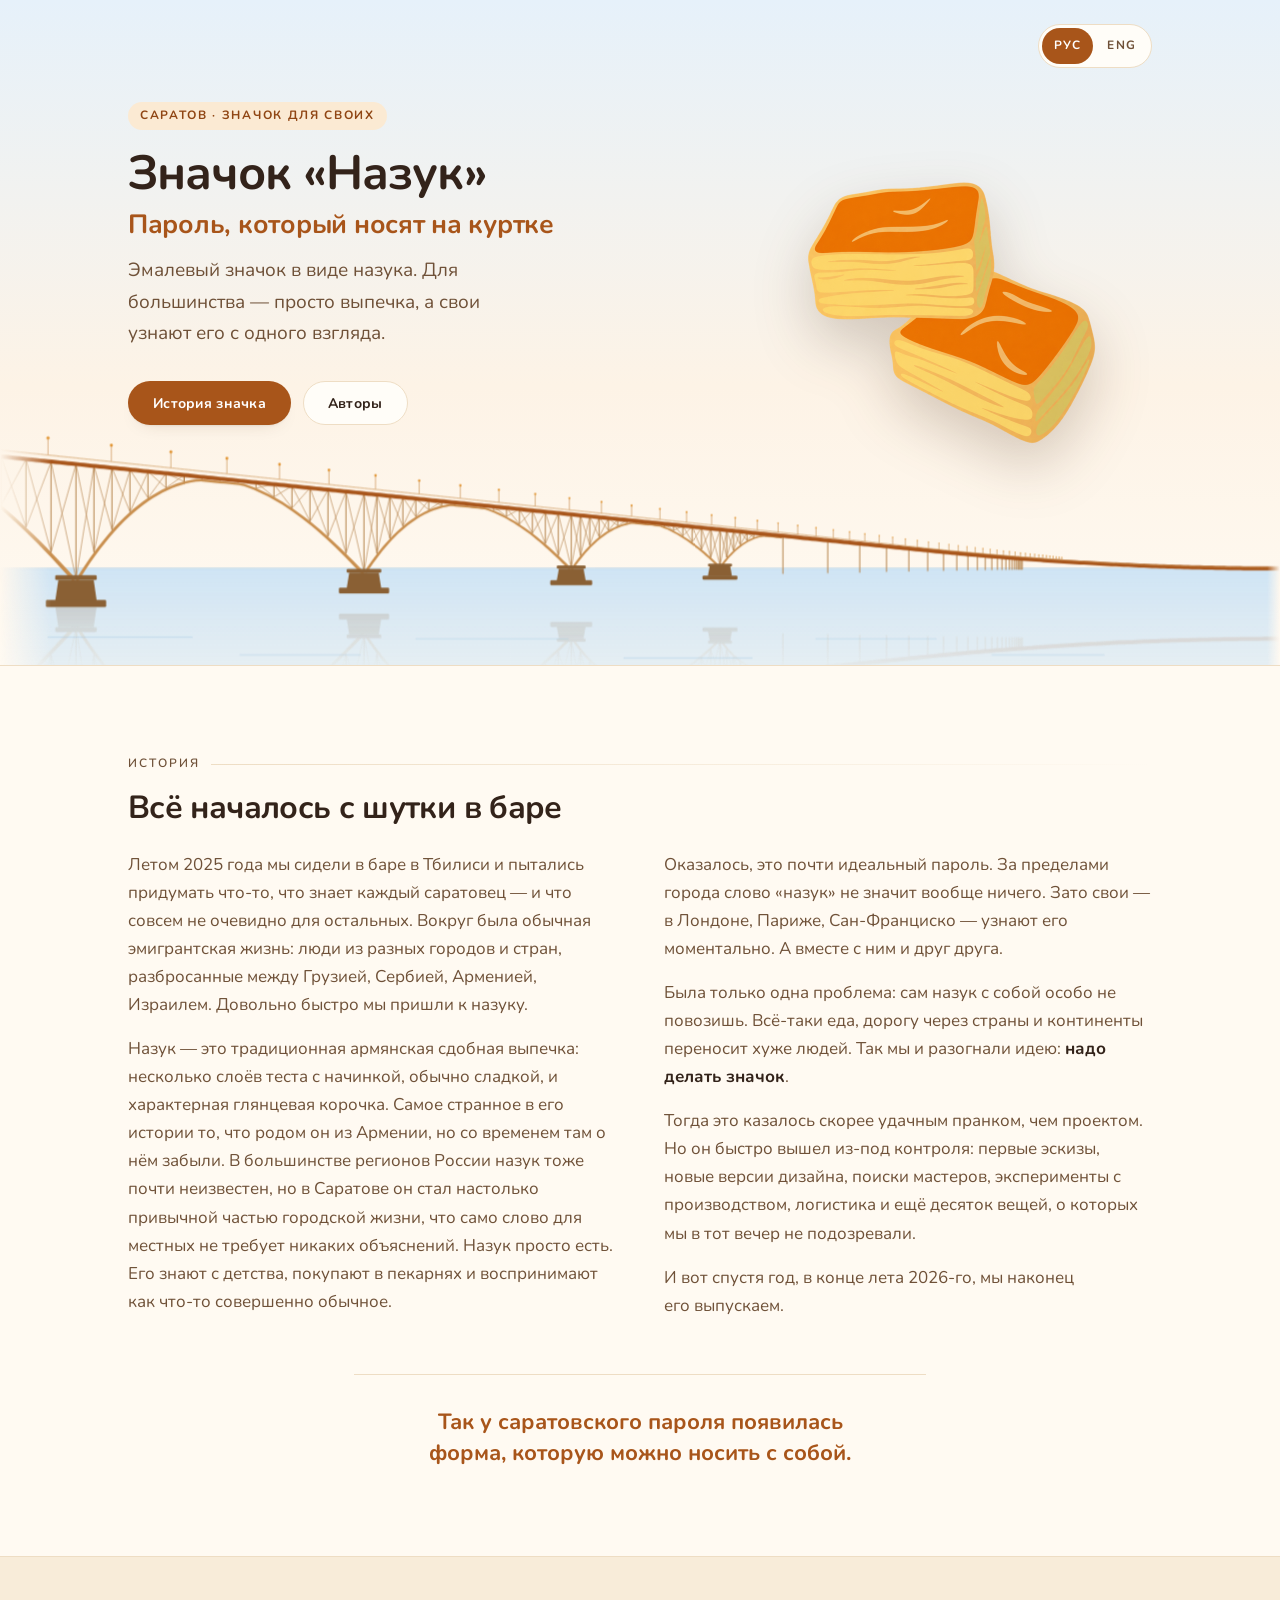
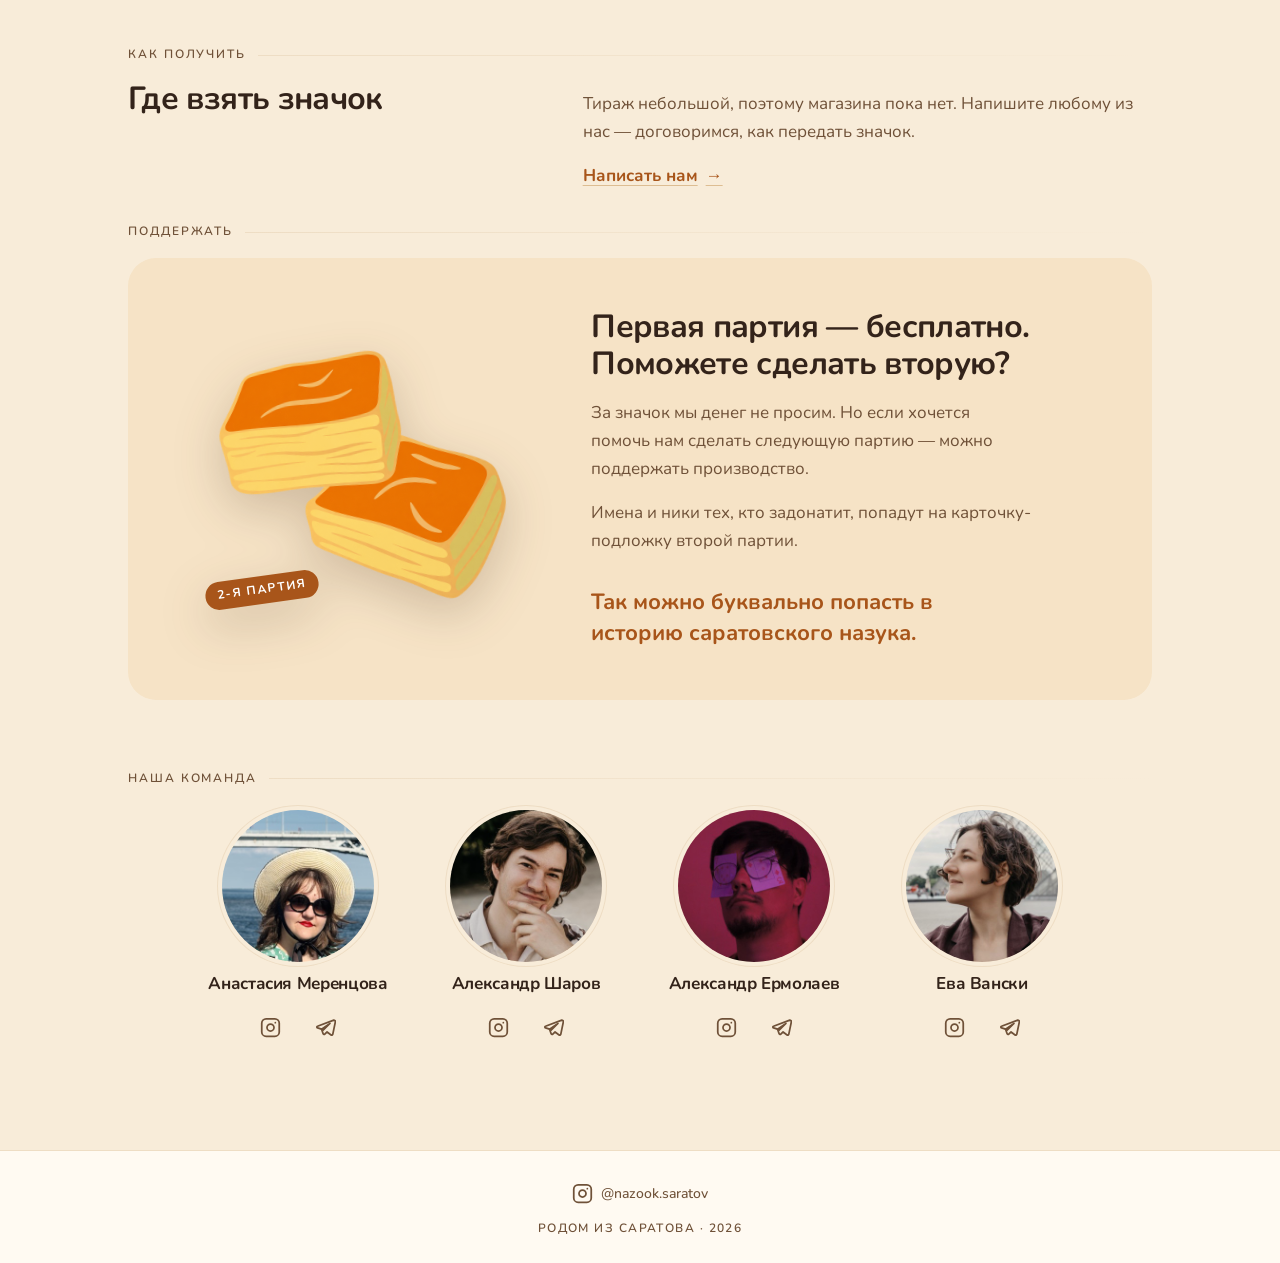
<file: index.html>
<!doctype html>
<html lang="ru">
<head>
<meta charset="utf-8">
<meta name="viewport" content="width=device-width, initial-scale=1">

<title>Значок «Назук» — саратовский пароль</title>
<meta name="description" content="Эмалевый значок в виде назука: для большинства — просто выпечка, а саратовцы узнают своих с одного взгляда. История значка и его авторы.">
<meta name="robots" content="index, follow, max-image-preview:large, max-snippet:-1">
<meta name="theme-color" content="#f8ecd9">


<link rel="canonical" href="https://kvendingoldo.github.io/nazook-pin/">
<link rel="alternate" hreflang="ru" href="https://kvendingoldo.github.io/nazook-pin/">
<link rel="alternate" hreflang="en" href="https://kvendingoldo.github.io/nazook-pin/en/">
<link rel="alternate" hreflang="x-default" href="https://kvendingoldo.github.io/nazook-pin/">

<link rel="icon" href="assets/favicon.png" type="image/png" sizes="64x64">
<link rel="apple-touch-icon" href="assets/apple-touch-icon.png">

<meta property="og:type" content="website">
<meta property="og:locale" content="ru_RU">
<meta property="og:locale:alternate" content="en_US">
<meta property="og:site_name" content="Значок «Назук»">
<meta property="og:url" content="https://kvendingoldo.github.io/nazook-pin/">
<meta property="og:title" content="Значок «Назук» — саратовский пароль">
<meta property="og:description" content="Для большинства — просто выпечка, а саратовцы узнают своих с одного взгляда.">
<meta property="og:image" content="https://kvendingoldo.github.io/nazook-pin/assets/og-cover.png">
<meta property="og:image:type" content="image/png">
<meta property="og:image:width" content="1200">
<meta property="og:image:height" content="630">
<meta property="og:image:alt" content="Значок «Назук» на фоне моста через Волгу">
<meta name="twitter:card" content="summary_large_image">
<meta name="twitter:image" content="https://kvendingoldo.github.io/nazook-pin/assets/og-cover.png">
<meta name="twitter:image:alt" content="Значок «Назук» на фоне моста через Волгу">

<link rel="preconnect" href="https://www.googletagmanager.com">
<link rel="preconnect" href="https://fonts.googleapis.com">
<link rel="preconnect" href="https://fonts.gstatic.com" crossorigin>
<link rel="preload" as="image" href="assets/nazuk.png" fetchpriority="high">
<link rel="stylesheet" href="https://fonts.googleapis.com/css2?family=Nunito:wght@400;600;700&display=swap">
<link rel="stylesheet" href="styles.css">

<!-- Google tag (gtag.js) -->
<script async src="https://www.googletagmanager.com/gtag/js?id=G-CDTZP5RLRK"></script>
<script>
  window.dataLayer = window.dataLayer || [];
  function gtag(){dataLayer.push(arguments);}
  gtag('js', new Date());

  gtag('config', 'G-CDTZP5RLRK');
</script>
</head>
<body>

<main>

  <!-- ================= ПЕРВЫЙ ЭКРАН ================= -->
  <section class="hero" aria-labelledby="hero-title">

    <div class="topbar">
      <div class="container topbar__inner">
        <nav class="lang" aria-label="Язык сайта">
          <a class="lang__option" href="./" aria-current="page" lang="ru">Рус</a>
          <a class="lang__option" href="en/" lang="en" hreflang="en">Eng</a>
        </nav>
      </div>
    </div>

    <div class="container hero__grid">
      <div>
        <p><span class="badge">Саратов · значок для своих</span></p>

        <h1 class="hero__title" id="hero-title">
          Значок «Назук»
          <span class="hero__tagline">Пароль, который носят на куртке</span>
        </h1>

        <p class="hero__lead">
          Эмалевый значок в виде назука. Для большинства — просто выпечка,
          а свои узнают его с одного взгляда.
        </p>

        <div class="hero__actions">
          <a class="btn btn--primary" href="#story">История значка</a>
          <a class="btn btn--secondary" href="#authors">Авторы</a>
        </div>
      </div>

      <div class="hero__pin-wrap">
        <img class="hero__pin" src="assets/nazuk.png" width="1254" height="1254"
             fetchpriority="high" decoding="async"
             alt="Эмалевый значок «Назук» — два назука с золотистой корочкой">
      </div>
    </div>

    <svg class="hero__bridge" viewBox="0 -24 1600 494" preserveAspectRatio="xMidYMin slice" aria-hidden="true" focusable="false">
      <defs>
        <linearGradient id="bridge-fade" x1="0" y1="0" x2="1" y2="0">
          <stop offset="0%"   stop-color="#000"/>
          <stop offset="4%"   stop-color="#fff"/>
          <stop offset="99%"  stop-color="#fff"/>
          <stop offset="100%" stop-color="#000"/>
        </linearGradient>
        <mask id="bridge-edges"><rect width="1600" height="470" fill="url(#bridge-fade)"/></mask>
        <linearGradient id="water-depth" x1="0" y1="0" x2="0" y2="1">
          <stop offset="0%"   stop-color="var(--water)" stop-opacity="1"/>
          <stop offset="100%" stop-color="var(--water)" stop-opacity="0"/>
        </linearGradient>
        <clipPath id="below-water"><rect x="0" y="214" width="1600" height="256"/></clipPath>
        <linearGradient id="depth-fade" x1="0" y1="0" x2="0" y2="1">
          <stop offset="0%"   stop-color="#fff"/>
          <stop offset="55%"  stop-color="#fff" stop-opacity=".45"/>
          <stop offset="100%" stop-color="#000"/>
        </linearGradient>
        <mask id="reflection-fade"><rect x="0" y="214" width="1600" height="128" fill="url(#depth-fade)"/></mask>
      </defs>

      <g mask="url(#bridge-edges)">

        <!-- Волга -->
        <rect x="0" y="214" width="1600" height="256" fill="url(#water-depth)"/>
        <path d="M0 214H1600" stroke="var(--water-line)" stroke-width="1" opacity=".45"/>

        <!-- отражение -->
        <g clip-path="url(#below-water)" mask="url(#reflection-fade)">
          <g transform="translate(0 516) scale(1 -1)" opacity=".3">
            <g fill="var(--bridge-arch)">
              <path d="M-405 242.8L-397 229.4L-389 216.5L-381 204.3L-373 192.5L-365 181.3L-357 170.6L-349 160.5L-341 150.9L-333 141.8L-325 133.2L-317 125.1L-309 117.5L-301 110.3L-293 103.7L-285 97.5L-277 91.8L-269 86.6L-261 81.8L-253 77.5L-245 73.6L-237 70.1L-229 67.1L-221 64.5L-213 62.3L-205 60.5L-197 59.2L-189 58.2L-181 58.8L-173 59.7L-165 60.5L-157 61.3L-149 62.1L-141 62.9L-133 63.7L-125 64.5L-117 66.1L-109 68.7L-101 71.7L-93 74.9L-85 78.5L-77 82.4L-69 86.6L-61 91.0L-53 95.8L-45 100.8L-37 106.2L-29 111.7L-21 117.6L-13 123.7L-5 130.0L3 136.6L11 143.4L19 150.4L27 157.7L35 165.1L43 172.8L51 180.7L59 188.8L67 197.0L75 205.5L83 214.1L91 222.9L95 234.6L87 225.6L79 216.7L71 208.0L63 199.4L55 191.1L47 182.9L39 175.0L31 167.2L23 159.7L15 152.4L7 145.3L-1 138.5L-9 131.9L-17 125.5L-25 119.4L-33 113.6L-41 108.0L-49 102.7L-57 97.7L-65 93.0L-73 88.6L-81 84.5L-89 80.7L-97 77.2L-105 74.0L-113 71.1L-121 68.6L-129 67.7L-137 66.9L-145 66.1L-153 65.3L-161 64.5L-169 63.7L-177 63.0L-185 62.2L-193 62.5L-201 63.7L-209 65.4L-217 67.5L-225 70.0L-233 72.9L-241 76.3L-249 80.1L-257 84.3L-265 89.0L-273 94.2L-281 99.8L-289 106.0L-297 112.5L-305 119.6L-313 127.2L-321 135.2L-329 143.8L-337 152.9L-345 162.4L-353 172.6L-361 183.2L-369 194.4L-377 206.1L-385 218.4L-393 231.2L-401 244.6Z"/>
              <path d="M95 227.3L101 217.8L107 208.7L113 200.0L119 191.7L125 183.9L131 176.4L137 169.3L143 162.5L149 156.2L155 150.2L161 144.6L167 139.4L173 134.5L179 130.0L185 125.9L191 122.0L197 118.6L203 115.4L209 112.6L215 110.1L221 107.9L227 106.1L233 104.5L239 103.3L245 102.3L251 102.2L257 102.8L263 103.4L269 104.0L275 104.6L281 105.2L287 105.8L293 106.4L299 107.0L305 108.2L311 110.2L317 112.5L323 114.9L329 117.7L335 120.6L341 123.7L347 127.1L353 130.7L359 134.5L365 138.5L371 142.6L377 147.0L383 151.5L389 156.3L395 161.2L401 166.2L407 171.4L413 176.8L419 182.4L425 188.1L431 193.9L437 199.9L443 206.0L449 212.2L455 218.5L455 224.6L449 218.1L443 211.7L437 205.5L431 199.3L425 193.3L419 187.5L413 181.8L407 176.3L401 170.9L395 165.7L389 160.7L383 155.9L377 151.2L371 146.7L365 142.4L359 138.3L353 134.4L347 130.8L341 127.3L335 124.1L329 121.1L323 118.3L317 115.7L311 113.4L305 111.3L299 110.0L293 109.4L287 108.8L281 108.2L275 107.6L269 107.0L263 106.4L257 105.9L251 105.3L245 105.6L239 106.6L233 107.9L227 109.5L221 111.5L215 113.8L209 116.4L203 119.3L197 122.6L191 126.2L185 130.2L179 134.5L173 139.2L167 144.2L161 149.6L155 155.4L149 161.5L143 168.1L137 175.0L131 182.3L125 190.0L119 198.1L113 206.6L107 215.5L101 224.9L95 234.6Z"/>
              <path d="M455 218.5L459 212.5L463 206.7L467 201.2L471 195.9L475 190.8L479 186.0L483 181.4L487 177.0L491 172.8L495 168.9L499 165.2L503 161.7L507 158.4L511 155.4L515 152.5L519 149.8L523 147.4L527 145.1L531 143.1L535 141.2L539 139.6L543 138.1L547 136.8L551 135.7L555 134.8L559 134.0L563 133.5L567 133.8L571 134.2L575 134.6L579 135.0L583 135.4L587 135.8L591 136.2L595 136.6L599 137.0L603 137.4L607 138.0L611 139.3L615 140.8L619 142.4L623 144.1L627 146.0L631 148.0L635 150.1L639 152.3L643 154.7L647 157.2L651 159.8L655 162.5L659 165.3L663 168.2L667 171.2L671 174.3L675 177.6L679 180.9L683 184.3L687 187.8L691 191.4L695 195.1L699 198.8L703 202.6L707 206.6L711 210.5L714 218.7L710 214.5L706 210.4L702 206.4L698 202.5L694 198.6L690 194.8L686 191.1L682 187.6L678 184.1L674 180.7L670 177.3L666 174.1L662 171.0L658 168.1L654 165.2L650 162.4L646 159.8L642 157.2L638 154.8L634 152.5L630 150.4L626 148.4L622 146.5L618 144.7L614 143.1L610 141.6L606 140.3L602 139.8L598 139.4L594 139.0L590 138.6L586 138.2L582 137.8L578 137.4L574 137.0L570 136.7L566 136.3L562 136.3L558 137.0L554 137.8L550 138.9L546 140.1L542 141.5L538 143.1L534 144.9L530 146.9L526 149.1L522 151.5L518 154.2L514 157.0L510 160.0L506 163.3L502 166.7L498 170.4L494 174.3L490 178.4L486 182.8L482 187.4L478 192.2L474 197.3L470 202.6L466 208.1L462 213.9L458 219.9Z"/>
              <path d="M714 213.6L717 209.3L720 205.2L723 201.3L726 197.5L729 194.0L732 190.6L735 187.3L738 184.3L741 181.4L744 178.7L747 176.1L750 173.7L753 171.5L756 169.4L759 167.5L762 165.7L765 164.1L768 162.6L771 161.3L774 160.1L777 159.1L780 158.1L783 157.4L786 156.7L789 156.2L792 156.2L795 156.5L798 156.8L801 157.1L804 157.4L807 157.7L810 158.0L813 158.3L816 158.6L819 158.9L822 159.2L825 159.7L828 160.7L831 161.9L834 163.1L837 164.4L840 165.8L843 167.3L846 168.9L849 170.6L852 172.4L855 174.3L858 176.2L861 178.2L864 180.3L867 182.5L870 184.8L873 187.1L876 189.5L879 191.9L882 194.4L885 197.0L888 199.7L891 202.4L894 205.1L897 208.0L900 210.8L900 215.1L897 212.1L894 209.2L891 206.3L888 203.5L885 200.7L882 198.1L879 195.4L876 192.9L873 190.4L870 188.0L867 185.6L864 183.4L861 181.2L858 179.1L855 177.1L852 175.1L849 173.3L846 171.5L843 169.9L840 168.3L837 166.8L834 165.4L831 164.2L828 163.0L825 161.9L822 161.4L819 161.1L816 160.7L813 160.4L810 160.1L807 159.8L804 159.5L801 159.3L798 159.0L795 158.7L792 158.5L789 158.5L786 159.1L783 159.8L780 160.6L777 161.6L774 162.7L771 164.0L768 165.4L765 167.0L762 168.7L759 170.6L756 172.6L753 174.8L750 177.1L747 179.6L744 182.3L741 185.2L738 188.2L735 191.4L732 194.7L729 198.3L726 202.0L723 205.9L720 210.0L717 214.2L714 218.7Z"/>
              <path d="M900 210.8L902 208.2L904 205.6L906 203.1L908 200.8L910 198.5L912 196.4L914 194.3L916 192.4L918 190.5L920 188.8L922 187.1L924 185.5L926 184L928 182.7L930 181.4L932 180.1L934 179L936 178L938 177L940 176.2L942 175.4L944 174.7L946 174.1L948 173.5L950 173.1L952 172.7L954 172.4L956 172.6L958 172.8L960 173L962 173.1L964 173.3L966 173.5L968 173.7L970 173.9L972 174.1L974 174.3L976 174.5L978 174.7L977 176.4L975 176.2L973 176L971 175.8L969 175.6L967 175.4L965 175.2L963 175L961 174.9L959 174.7L957 174.5L955 174.4L953 174.5L951 174.8L949 175.3L947 175.9L945 176.5L943 177.2L941 178L939 178.9L937 179.9L935 181L933 182.1L931 183.4L929 184.7L927 186.1L925 187.7L923 189.3L921 191L919 192.8L917 194.7L915 196.7L913 198.8L911 201L909 203.4L907 205.8L905 208.3L903 210.9L901 213.7Z"/>
            </g>
            <g stroke="var(--bridge-truss)" stroke-width="1.5" fill="none" opacity=".9">
              <path d="M-405.0 32.9V242.8M-373.8 36.1V193.6M-342.5 39.3V152.6M-311.2 42.4V119.6M-280.0 45.6V93.9M-248.8 48.8V75.4M-217.5 51.9V63.5M-186.2 55.1V58.3M-155.0 58.3V61.5M-123.8 61.4V64.6M-92.5 64.6V75.1M-61.2 67.8V90.9M-30.0 71.0V111.0M1.2 74.1V135.1M32.5 77.3V162.8M63.8 80.5V193.7M95.0 83.6V227.3M95.0 83.6V227.3M117.5 85.9V193.8M140.0 88.2V165.8M162.5 90.5V143.3M185.0 92.8V125.9M207.5 95.1V113.3M230.0 97.3V105.3M252.5 99.6V102.3M275.0 101.9V104.6M297.5 104.2V106.8M320.0 106.5V113.7M342.5 108.7V124.6M365.0 111.0V138.5M387.5 113.3V155.1M410.0 115.6V174.1M432.5 117.9V195.4M455.0 120.2V218.5M455.0 120.2V218.5M471.2 121.8V195.6M487.4 123.4V176.6M503.6 125.1V161.2M519.8 126.7V149.4M535.9 128.4V140.8M552.1 130.0V135.4M568.3 131.7V133.9M584.5 133.3V135.5M600.7 134.9V137.1M616.9 136.6V141.5M633.1 138.2V149.0M649.2 139.9V158.6M665.4 141.5V170.0M681.6 143.2V183.1M697.8 144.8V197.7M714.0 146.4V213.6M714.0 146.4V213.6M725.6 147.6V198.0M737.2 148.8V185.0M748.9 150.0V174.6M760.5 151.2V166.6M772.1 152.3V160.8M783.8 153.5V157.2M795.4 154.7V156.6M807.0 155.9V157.7M818.6 157.0V158.9M830.2 158.2V161.6M841.9 159.4V166.8M853.5 160.6V173.3M865.1 161.8V181.1M876.8 162.9V190.1M888.4 164.1V200.0M900.0 165.3V210.8M908.4 166.2V200.3M916.9 167.0V191.6M925.3 167.9V184.5M933.8 168.7V179.2M942.2 169.6V175.3M950.6 170.4V172.9M959.1 171.3V172.9M967.5 172.2V173.7M975.9 173.0V174.5"/>
            </g>
            <g stroke="var(--bridge-truss)" stroke-width="1.2" fill="none" opacity=".7">
              <path d="M-405.0 32.9L-373.8 193.6M-405.0 242.8L-373.8 36.1M-373.8 36.1L-342.5 152.6M-373.8 193.6L-342.5 39.3M-342.5 39.3L-311.2 119.6M-342.5 152.6L-311.2 42.4M-311.2 42.4L-280.0 93.9M-311.2 119.6L-280.0 45.6M-280.0 45.6L-248.8 75.4M-280.0 93.9L-248.8 48.8M-248.8 48.8L-217.5 63.5M-248.8 75.4L-217.5 51.9M-217.5 51.9L-186.2 58.3M-217.5 63.5L-186.2 55.1M-186.2 55.1L-155.0 61.5M-186.2 58.3L-155.0 58.3M-155.0 58.3L-123.8 64.6M-155.0 61.5L-123.8 61.4M-123.8 61.4L-92.5 75.1M-123.8 64.6L-92.5 64.6M-92.5 64.6L-61.2 90.9M-92.5 75.1L-61.2 67.8M-61.2 67.8L-30.0 111.0M-61.2 90.9L-30.0 71.0M-30.0 71.0L1.2 135.1M-30.0 111.0L1.2 74.1M1.2 74.1L32.5 162.8M1.2 135.1L32.5 77.3M32.5 77.3L63.8 193.7M32.5 162.8L63.8 80.5M63.8 80.5L95.0 227.3M63.8 193.7L95.0 83.6M95.0 83.6L117.5 193.8M95.0 227.3L117.5 85.9M117.5 85.9L140.0 165.8M117.5 193.8L140.0 88.2M140.0 88.2L162.5 143.3M140.0 165.8L162.5 90.5M162.5 90.5L185.0 125.9M162.5 143.3L185.0 92.8M185.0 92.8L207.5 113.3M185.0 125.9L207.5 95.1M207.5 95.1L230.0 105.3M207.5 113.3L230.0 97.3M320.0 106.5L342.5 124.6M320.0 113.7L342.5 108.7M342.5 108.7L365.0 138.5M342.5 124.6L365.0 111.0M365.0 111.0L387.5 155.1M365.0 138.5L387.5 113.3M387.5 113.3L410.0 174.1M387.5 155.1L410.0 115.6M410.0 115.6L432.5 195.4M410.0 174.1L432.5 117.9M432.5 117.9L455.0 218.5M432.5 195.4L455.0 120.2M455.0 120.2L471.2 195.6M455.0 218.5L471.2 121.8M471.2 121.8L487.4 176.6M471.2 195.6L487.4 123.4M487.4 123.4L503.6 161.2M487.4 176.6L503.6 125.1M503.6 125.1L519.8 149.4M503.6 161.2L519.8 126.7M519.8 126.7L535.9 140.8M519.8 149.4L535.9 128.4M535.9 128.4L552.1 135.4M535.9 140.8L552.1 130.0M616.9 136.6L633.1 149.0M616.9 141.5L633.1 138.2M633.1 138.2L649.2 158.6M633.1 149.0L649.2 139.9M649.2 139.9L665.4 170.0M649.2 158.6L665.4 141.5M665.4 141.5L681.6 183.1M665.4 170.0L681.6 143.2M681.6 143.2L697.8 197.7M681.6 183.1L697.8 144.8M697.8 144.8L714.0 213.6M697.8 197.7L714.0 146.4M714.0 146.4L725.6 198.0M714.0 213.6L725.6 147.6M725.6 147.6L737.2 185.0M725.6 198.0L737.2 148.8M737.2 148.8L748.9 174.6M737.2 185.0L748.9 150.0M748.9 150.0L760.5 166.6M748.9 174.6L760.5 151.2M760.5 151.2L772.1 160.8M760.5 166.6L772.1 152.3M772.1 152.3L783.8 157.2M772.1 160.8L783.8 153.5M830.2 158.2L841.9 166.8M830.2 161.6L841.9 159.4M841.9 159.4L853.5 173.3M841.9 166.8L853.5 160.6M853.5 160.6L865.1 181.1M853.5 173.3L865.1 161.8M865.1 161.8L876.8 190.1M865.1 181.1L876.8 162.9M876.8 162.9L888.4 200.0M876.8 190.1L888.4 164.1M888.4 164.1L900.0 210.8M888.4 200.0L900.0 165.3M900.0 165.3L908.4 200.3M900.0 210.8L908.4 166.2M908.4 166.2L916.9 191.6M908.4 200.3L916.9 167.0M916.9 167.0L925.3 184.5M916.9 191.6L925.3 167.9M925.3 167.9L933.8 179.2M925.3 184.5L933.8 168.7M933.8 168.7L942.2 175.3M933.8 179.2L942.2 169.6"/>
            </g>
            <g fill="var(--bridge-pier)">
              <rect x="69.0" y="222.5" width="51.9" height="5.8" rx="1.5"/>
              <path d="M72.9 228.3h44.2l3.8 26.2h-51.9z"/>
              <rect x="57.4" y="253.5" width="75.2" height="8.7" rx="1.5"/>
              <rect x="433.3" y="214.5" width="43.3" height="4.8" rx="1.5"/>
              <path d="M436.5 219.3h36.9l3.2 19.6h-43.3z"/>
              <rect x="423.6" y="238.1" width="62.8" height="7.2" rx="1.5"/>
              <rect x="695.9" y="210.2" width="36.2" height="4.0" rx="1.5"/>
              <path d="M698.6 214.2h30.8l2.7 15.2h-36.2z"/>
              <rect x="687.8" y="228.8" width="52.4" height="6.0" rx="1.5"/>
              <rect x="884.9" y="208.0" width="30.2" height="3.4" rx="1.5"/>
              <path d="M887.1 211.4h25.7l2.2 12.2h-30.2z"/>
              <rect x="878.1" y="223.0" width="43.7" height="5.0" rx="1.5"/>
            </g>
            <g stroke="var(--bridge-truss)" stroke-width="1.7" stroke-linecap="round" fill="none" opacity=".8">
              <path d="M978.7 173.3V220.2"/>
              <path d="M1034.7 179.0V219.2"/>
              <path d="M1074.7 183.0V218.6"/>
              <path d="M1108.1 186.4V217.8"/>
              <path d="M1136.1 189.3V217.3"/>
              <path d="M1159.6 191.6V216.8"/>
              <path d="M1179.4 193.5V216.4"/>
              <path d="M1196.0 195.1V216.1"/>
              <path d="M1209.9 196.3V215.9"/>
              <path d="M1221.6 197.4V215.7"/>
              <path d="M1231.5 198.2V215.6"/>
              <path d="M1239.8 199.0V215.4"/>
              <path d="M1246.7 199.5V215.3"/>
              <path d="M1252.5 200.0V215.2"/>
              <path d="M1257.4 200.4V215.2"/>
              <path d="M1261.6 200.7V215.1"/>
              <path d="M1265.0 200.9V215.1"/>
              <path d="M1267.9 201.1V215.0"/>
              <path d="M1270.4 201.4V215.0"/>
              <path d="M1272.4 201.5V215.0"/>
              <path d="M1274.1 201.7V214.9"/>
              <path d="M1275.6 201.7V214.9"/>
              <path d="M1276.8 201.8V214.9"/>
              <path d="M1277.8 201.9V214.9"/>
            </g>
            <path d="M0 74.0L5 74.5L10 75.0L15 75.5L20 76.0L25 76.5L30 77.0L35 77.6L40 78.1L45 78.6L50 79.1L55 79.6L60 80.1L65 80.6L70 81.1L75 81.6L80 82.1L85 82.6L90 83.1L95 83.6L100 84.1L105 84.7L110 85.2L115 85.7L120 86.2L125 86.7L130 87.2L135 87.7L140 88.2L145 88.7L150 89.2L155 89.7L160 90.2L165 90.7L170 91.2L175 91.8L180 92.3L185 92.8L190 93.3L195 93.8L200 94.3L205 94.8L210 95.3L215 95.8L220 96.3L225 96.8L230 97.3L235 97.8L240 98.3L245 98.9L250 99.4L255 99.9L260 100.4L265 100.9L270 101.4L275 101.9L280 102.4L285 102.9L290 103.4L295 103.9L300 104.4L305 104.9L310 105.4L315 106.0L320 106.5L325 107.0L330 107.5L335 108.0L340 108.5L345 109.0L350 109.5L355 110.0L360 110.5L365 111.0L370 111.5L375 112.0L380 112.6L385 113.1L390 113.6L395 114.1L400 114.6L405 115.1L410 115.6L415 116.1L420 116.6L425 117.1L430 117.6L435 118.1L440 118.6L445 119.1L450 119.7L455 120.2L460 120.7L465 121.2L470 121.7L475 122.2L480 122.7L485 123.2L490 123.7L495 124.2L500 124.7L505 125.2L510 125.7L515 126.2L520 126.8L525 127.3L530 127.8L535 128.3L540 128.8L545 129.3L550 129.8L555 130.3L560 130.8L565 131.3L570 131.8L575 132.3L580 132.8L585 133.3L590 133.9L595 134.4L600 134.9L605 135.4L610 135.9L615 136.4L620 136.9L625 137.4L630 137.9L635 138.4L640 138.9L645 139.4L650 139.9L655 140.4L660 141.0L665 141.5L670 142.0L675 142.5L680 143.0L685 143.5L690 144.0L695 144.5L700 145.0L705 145.5L710 146.0L715 146.5L720 147.0L725 147.6L730 148.1L735 148.6L740 149.1L745 149.6L750 150.1L755 150.6L760 151.1L765 151.6L770 152.1L775 152.6L780 153.1L785 153.6L790 154.1L795 154.7L800 155.2L805 155.7L810 156.2L815 156.7L820 157.2L825 157.7L830 158.2L835 158.7L840 159.2L845 159.7L850 160.2L855 160.7L860 161.2L865 161.8L870 162.3L875 162.8L880 163.3L885 163.8L890 164.3L895 164.8L900 165.3L905 165.8L910 166.3L915 166.8L920 167.3L925 167.8L930 168.3L935 168.9L940 169.4L945 169.9L950 170.4L955 170.9L960 171.4L965 171.9L970 172.4L975 172.9L980 173.4L985 173.9L990 174.4L995 174.9L1000 175.4L1005 176.0L1010 176.5L1015 177.0L1020 177.5L1025 178.0L1030 178.5L1035 179.0L1040 179.5L1045 180.0L1050 180.5L1055 181.0L1060 181.5L1065 182.0L1070 182.6L1075 183.1L1080 183.6L1085 184.1L1090 184.6L1095 185.1L1100 185.6L1105 186.1L1110 186.6L1115 187.1L1120 187.6L1125 188.1L1130 188.6L1135 189.1L1140 189.7L1145 190.2L1150 190.6L1155 191.1L1160 191.6L1165 192.1L1170 192.6L1175 193.1L1180 193.6L1185 194.1L1190 194.5L1195 195.0L1200 195.4L1205 195.9L1210 196.3L1215 196.8L1220 197.2L1225 197.6L1230 198.1L1235 198.5L1240 198.9L1245 199.3L1250 199.7L1255 200.1L1260 200.5L1265 200.9L1270 201.3L1275 201.6L1280 202.0L1285 202.4L1290 202.7L1295 203.1L1300 203.4L1305 203.8L1310 204.1L1315 204.5L1320 204.8L1325 205.1L1330 205.4L1335 205.7L1340 206.0L1345 206.3L1350 206.6L1355 206.9L1360 207.2L1365 207.5L1370 207.7L1375 208.0L1380 208.3L1385 208.5L1390 208.8L1395 209.0L1400 209.3L1405 209.5L1410 209.7L1415 209.9L1420 210.2L1425 210.4L1430 210.6L1435 210.8L1440 211.0L1445 211.1L1450 211.3L1455 211.5L1460 211.7L1465 211.8L1470 212.0L1475 212.1L1480 212.3L1485 212.4L1490 212.6L1495 212.7L1500 212.8L1505 212.9L1510 213.0L1515 213.1L1520 213.2L1525 213.3L1530 213.4L1535 213.5L1540 213.6L1545 213.6L1550 213.7L1555 213.8L1560 213.8L1565 213.9L1570 213.9L1575 213.9L1580 214.0L1585 214.0L1590 214.0L1595 214.0L1600 214.0" fill="none" stroke="var(--accent)" stroke-width="5" stroke-linejoin="round"/>
          </g>
        </g>

        <!-- мост -->
        <g fill="var(--bridge-arch)">
          <path d="M-405 242.8L-397 229.4L-389 216.5L-381 204.3L-373 192.5L-365 181.3L-357 170.6L-349 160.5L-341 150.9L-333 141.8L-325 133.2L-317 125.1L-309 117.5L-301 110.3L-293 103.7L-285 97.5L-277 91.8L-269 86.6L-261 81.8L-253 77.5L-245 73.6L-237 70.1L-229 67.1L-221 64.5L-213 62.3L-205 60.5L-197 59.2L-189 58.2L-181 58.8L-173 59.7L-165 60.5L-157 61.3L-149 62.1L-141 62.9L-133 63.7L-125 64.5L-117 66.1L-109 68.7L-101 71.7L-93 74.9L-85 78.5L-77 82.4L-69 86.6L-61 91.0L-53 95.8L-45 100.8L-37 106.2L-29 111.7L-21 117.6L-13 123.7L-5 130.0L3 136.6L11 143.4L19 150.4L27 157.7L35 165.1L43 172.8L51 180.7L59 188.8L67 197.0L75 205.5L83 214.1L91 222.9L95 234.6L87 225.6L79 216.7L71 208.0L63 199.4L55 191.1L47 182.9L39 175.0L31 167.2L23 159.7L15 152.4L7 145.3L-1 138.5L-9 131.9L-17 125.5L-25 119.4L-33 113.6L-41 108.0L-49 102.7L-57 97.7L-65 93.0L-73 88.6L-81 84.5L-89 80.7L-97 77.2L-105 74.0L-113 71.1L-121 68.6L-129 67.7L-137 66.9L-145 66.1L-153 65.3L-161 64.5L-169 63.7L-177 63.0L-185 62.2L-193 62.5L-201 63.7L-209 65.4L-217 67.5L-225 70.0L-233 72.9L-241 76.3L-249 80.1L-257 84.3L-265 89.0L-273 94.2L-281 99.8L-289 106.0L-297 112.5L-305 119.6L-313 127.2L-321 135.2L-329 143.8L-337 152.9L-345 162.4L-353 172.6L-361 183.2L-369 194.4L-377 206.1L-385 218.4L-393 231.2L-401 244.6Z"/>
          <path d="M95 227.3L101 217.8L107 208.7L113 200.0L119 191.7L125 183.9L131 176.4L137 169.3L143 162.5L149 156.2L155 150.2L161 144.6L167 139.4L173 134.5L179 130.0L185 125.9L191 122.0L197 118.6L203 115.4L209 112.6L215 110.1L221 107.9L227 106.1L233 104.5L239 103.3L245 102.3L251 102.2L257 102.8L263 103.4L269 104.0L275 104.6L281 105.2L287 105.8L293 106.4L299 107.0L305 108.2L311 110.2L317 112.5L323 114.9L329 117.7L335 120.6L341 123.7L347 127.1L353 130.7L359 134.5L365 138.5L371 142.6L377 147.0L383 151.5L389 156.3L395 161.2L401 166.2L407 171.4L413 176.8L419 182.4L425 188.1L431 193.9L437 199.9L443 206.0L449 212.2L455 218.5L455 224.6L449 218.1L443 211.7L437 205.5L431 199.3L425 193.3L419 187.5L413 181.8L407 176.3L401 170.9L395 165.7L389 160.7L383 155.9L377 151.2L371 146.7L365 142.4L359 138.3L353 134.4L347 130.8L341 127.3L335 124.1L329 121.1L323 118.3L317 115.7L311 113.4L305 111.3L299 110.0L293 109.4L287 108.8L281 108.2L275 107.6L269 107.0L263 106.4L257 105.9L251 105.3L245 105.6L239 106.6L233 107.9L227 109.5L221 111.5L215 113.8L209 116.4L203 119.3L197 122.6L191 126.2L185 130.2L179 134.5L173 139.2L167 144.2L161 149.6L155 155.4L149 161.5L143 168.1L137 175.0L131 182.3L125 190.0L119 198.1L113 206.6L107 215.5L101 224.9L95 234.6Z"/>
          <path d="M455 218.5L459 212.5L463 206.7L467 201.2L471 195.9L475 190.8L479 186.0L483 181.4L487 177.0L491 172.8L495 168.9L499 165.2L503 161.7L507 158.4L511 155.4L515 152.5L519 149.8L523 147.4L527 145.1L531 143.1L535 141.2L539 139.6L543 138.1L547 136.8L551 135.7L555 134.8L559 134.0L563 133.5L567 133.8L571 134.2L575 134.6L579 135.0L583 135.4L587 135.8L591 136.2L595 136.6L599 137.0L603 137.4L607 138.0L611 139.3L615 140.8L619 142.4L623 144.1L627 146.0L631 148.0L635 150.1L639 152.3L643 154.7L647 157.2L651 159.8L655 162.5L659 165.3L663 168.2L667 171.2L671 174.3L675 177.6L679 180.9L683 184.3L687 187.8L691 191.4L695 195.1L699 198.8L703 202.6L707 206.6L711 210.5L714 218.7L710 214.5L706 210.4L702 206.4L698 202.5L694 198.6L690 194.8L686 191.1L682 187.6L678 184.1L674 180.7L670 177.3L666 174.1L662 171.0L658 168.1L654 165.2L650 162.4L646 159.8L642 157.2L638 154.8L634 152.5L630 150.4L626 148.4L622 146.5L618 144.7L614 143.1L610 141.6L606 140.3L602 139.8L598 139.4L594 139.0L590 138.6L586 138.2L582 137.8L578 137.4L574 137.0L570 136.7L566 136.3L562 136.3L558 137.0L554 137.8L550 138.9L546 140.1L542 141.5L538 143.1L534 144.9L530 146.9L526 149.1L522 151.5L518 154.2L514 157.0L510 160.0L506 163.3L502 166.7L498 170.4L494 174.3L490 178.4L486 182.8L482 187.4L478 192.2L474 197.3L470 202.6L466 208.1L462 213.9L458 219.9Z"/>
          <path d="M714 213.6L717 209.3L720 205.2L723 201.3L726 197.5L729 194.0L732 190.6L735 187.3L738 184.3L741 181.4L744 178.7L747 176.1L750 173.7L753 171.5L756 169.4L759 167.5L762 165.7L765 164.1L768 162.6L771 161.3L774 160.1L777 159.1L780 158.1L783 157.4L786 156.7L789 156.2L792 156.2L795 156.5L798 156.8L801 157.1L804 157.4L807 157.7L810 158.0L813 158.3L816 158.6L819 158.9L822 159.2L825 159.7L828 160.7L831 161.9L834 163.1L837 164.4L840 165.8L843 167.3L846 168.9L849 170.6L852 172.4L855 174.3L858 176.2L861 178.2L864 180.3L867 182.5L870 184.8L873 187.1L876 189.5L879 191.9L882 194.4L885 197.0L888 199.7L891 202.4L894 205.1L897 208.0L900 210.8L900 215.1L897 212.1L894 209.2L891 206.3L888 203.5L885 200.7L882 198.1L879 195.4L876 192.9L873 190.4L870 188.0L867 185.6L864 183.4L861 181.2L858 179.1L855 177.1L852 175.1L849 173.3L846 171.5L843 169.9L840 168.3L837 166.8L834 165.4L831 164.2L828 163.0L825 161.9L822 161.4L819 161.1L816 160.7L813 160.4L810 160.1L807 159.8L804 159.5L801 159.3L798 159.0L795 158.7L792 158.5L789 158.5L786 159.1L783 159.8L780 160.6L777 161.6L774 162.7L771 164.0L768 165.4L765 167.0L762 168.7L759 170.6L756 172.6L753 174.8L750 177.1L747 179.6L744 182.3L741 185.2L738 188.2L735 191.4L732 194.7L729 198.3L726 202.0L723 205.9L720 210.0L717 214.2L714 218.7Z"/>
          <path d="M900 210.8L902 208.2L904 205.6L906 203.1L908 200.8L910 198.5L912 196.4L914 194.3L916 192.4L918 190.5L920 188.8L922 187.1L924 185.5L926 184L928 182.7L930 181.4L932 180.1L934 179L936 178L938 177L940 176.2L942 175.4L944 174.7L946 174.1L948 173.5L950 173.1L952 172.7L954 172.4L956 172.6L958 172.8L960 173L962 173.1L964 173.3L966 173.5L968 173.7L970 173.9L972 174.1L974 174.3L976 174.5L978 174.7L977 176.4L975 176.2L973 176L971 175.8L969 175.6L967 175.4L965 175.2L963 175L961 174.9L959 174.7L957 174.5L955 174.4L953 174.5L951 174.8L949 175.3L947 175.9L945 176.5L943 177.2L941 178L939 178.9L937 179.9L935 181L933 182.1L931 183.4L929 184.7L927 186.1L925 187.7L923 189.3L921 191L919 192.8L917 194.7L915 196.7L913 198.8L911 201L909 203.4L907 205.8L905 208.3L903 210.9L901 213.7Z"/>
        </g>
        <g stroke="var(--bridge-truss)" stroke-width="1.5" fill="none" opacity=".9">
          <path d="M-405.0 32.9V242.8M-373.8 36.1V193.6M-342.5 39.3V152.6M-311.2 42.4V119.6M-280.0 45.6V93.9M-248.8 48.8V75.4M-217.5 51.9V63.5M-186.2 55.1V58.3M-155.0 58.3V61.5M-123.8 61.4V64.6M-92.5 64.6V75.1M-61.2 67.8V90.9M-30.0 71.0V111.0M1.2 74.1V135.1M32.5 77.3V162.8M63.8 80.5V193.7M95.0 83.6V227.3M95.0 83.6V227.3M117.5 85.9V193.8M140.0 88.2V165.8M162.5 90.5V143.3M185.0 92.8V125.9M207.5 95.1V113.3M230.0 97.3V105.3M252.5 99.6V102.3M275.0 101.9V104.6M297.5 104.2V106.8M320.0 106.5V113.7M342.5 108.7V124.6M365.0 111.0V138.5M387.5 113.3V155.1M410.0 115.6V174.1M432.5 117.9V195.4M455.0 120.2V218.5M455.0 120.2V218.5M471.2 121.8V195.6M487.4 123.4V176.6M503.6 125.1V161.2M519.8 126.7V149.4M535.9 128.4V140.8M552.1 130.0V135.4M568.3 131.7V133.9M584.5 133.3V135.5M600.7 134.9V137.1M616.9 136.6V141.5M633.1 138.2V149.0M649.2 139.9V158.6M665.4 141.5V170.0M681.6 143.2V183.1M697.8 144.8V197.7M714.0 146.4V213.6M714.0 146.4V213.6M725.6 147.6V198.0M737.2 148.8V185.0M748.9 150.0V174.6M760.5 151.2V166.6M772.1 152.3V160.8M783.8 153.5V157.2M795.4 154.7V156.6M807.0 155.9V157.7M818.6 157.0V158.9M830.2 158.2V161.6M841.9 159.4V166.8M853.5 160.6V173.3M865.1 161.8V181.1M876.8 162.9V190.1M888.4 164.1V200.0M900.0 165.3V210.8M908.4 166.2V200.3M916.9 167.0V191.6M925.3 167.9V184.5M933.8 168.7V179.2M942.2 169.6V175.3M950.6 170.4V172.9M959.1 171.3V172.9M967.5 172.2V173.7M975.9 173.0V174.5"/>
        </g>
        <g stroke="var(--bridge-truss)" stroke-width="1.2" fill="none" opacity=".7">
          <path d="M-405.0 32.9L-373.8 193.6M-405.0 242.8L-373.8 36.1M-373.8 36.1L-342.5 152.6M-373.8 193.6L-342.5 39.3M-342.5 39.3L-311.2 119.6M-342.5 152.6L-311.2 42.4M-311.2 42.4L-280.0 93.9M-311.2 119.6L-280.0 45.6M-280.0 45.6L-248.8 75.4M-280.0 93.9L-248.8 48.8M-248.8 48.8L-217.5 63.5M-248.8 75.4L-217.5 51.9M-217.5 51.9L-186.2 58.3M-217.5 63.5L-186.2 55.1M-186.2 55.1L-155.0 61.5M-186.2 58.3L-155.0 58.3M-155.0 58.3L-123.8 64.6M-155.0 61.5L-123.8 61.4M-123.8 61.4L-92.5 75.1M-123.8 64.6L-92.5 64.6M-92.5 64.6L-61.2 90.9M-92.5 75.1L-61.2 67.8M-61.2 67.8L-30.0 111.0M-61.2 90.9L-30.0 71.0M-30.0 71.0L1.2 135.1M-30.0 111.0L1.2 74.1M1.2 74.1L32.5 162.8M1.2 135.1L32.5 77.3M32.5 77.3L63.8 193.7M32.5 162.8L63.8 80.5M63.8 80.5L95.0 227.3M63.8 193.7L95.0 83.6M95.0 83.6L117.5 193.8M95.0 227.3L117.5 85.9M117.5 85.9L140.0 165.8M117.5 193.8L140.0 88.2M140.0 88.2L162.5 143.3M140.0 165.8L162.5 90.5M162.5 90.5L185.0 125.9M162.5 143.3L185.0 92.8M185.0 92.8L207.5 113.3M185.0 125.9L207.5 95.1M207.5 95.1L230.0 105.3M207.5 113.3L230.0 97.3M320.0 106.5L342.5 124.6M320.0 113.7L342.5 108.7M342.5 108.7L365.0 138.5M342.5 124.6L365.0 111.0M365.0 111.0L387.5 155.1M365.0 138.5L387.5 113.3M387.5 113.3L410.0 174.1M387.5 155.1L410.0 115.6M410.0 115.6L432.5 195.4M410.0 174.1L432.5 117.9M432.5 117.9L455.0 218.5M432.5 195.4L455.0 120.2M455.0 120.2L471.2 195.6M455.0 218.5L471.2 121.8M471.2 121.8L487.4 176.6M471.2 195.6L487.4 123.4M487.4 123.4L503.6 161.2M487.4 176.6L503.6 125.1M503.6 125.1L519.8 149.4M503.6 161.2L519.8 126.7M519.8 126.7L535.9 140.8M519.8 149.4L535.9 128.4M535.9 128.4L552.1 135.4M535.9 140.8L552.1 130.0M616.9 136.6L633.1 149.0M616.9 141.5L633.1 138.2M633.1 138.2L649.2 158.6M633.1 149.0L649.2 139.9M649.2 139.9L665.4 170.0M649.2 158.6L665.4 141.5M665.4 141.5L681.6 183.1M665.4 170.0L681.6 143.2M681.6 143.2L697.8 197.7M681.6 183.1L697.8 144.8M697.8 144.8L714.0 213.6M697.8 197.7L714.0 146.4M714.0 146.4L725.6 198.0M714.0 213.6L725.6 147.6M725.6 147.6L737.2 185.0M725.6 198.0L737.2 148.8M737.2 148.8L748.9 174.6M737.2 185.0L748.9 150.0M748.9 150.0L760.5 166.6M748.9 174.6L760.5 151.2M760.5 151.2L772.1 160.8M760.5 166.6L772.1 152.3M772.1 152.3L783.8 157.2M772.1 160.8L783.8 153.5M830.2 158.2L841.9 166.8M830.2 161.6L841.9 159.4M841.9 159.4L853.5 173.3M841.9 166.8L853.5 160.6M853.5 160.6L865.1 181.1M853.5 173.3L865.1 161.8M865.1 161.8L876.8 190.1M865.1 181.1L876.8 162.9M876.8 162.9L888.4 200.0M876.8 190.1L888.4 164.1M888.4 164.1L900.0 210.8M888.4 200.0L900.0 165.3M900.0 165.3L908.4 200.3M900.0 210.8L908.4 166.2M908.4 166.2L916.9 191.6M908.4 200.3L916.9 167.0M916.9 167.0L925.3 184.5M916.9 191.6L925.3 167.9M925.3 167.9L933.8 179.2M925.3 184.5L933.8 168.7M933.8 168.7L942.2 175.3M933.8 179.2L942.2 169.6"/>
        </g>
        <g fill="var(--bridge-pier)">
          <rect x="69.0" y="222.5" width="51.9" height="5.8" rx="1.5"/>
          <path d="M72.9 228.3h44.2l3.8 26.2h-51.9z"/>
          <rect x="57.4" y="253.5" width="75.2" height="8.7" rx="1.5"/>
          <rect x="433.3" y="214.5" width="43.3" height="4.8" rx="1.5"/>
          <path d="M436.5 219.3h36.9l3.2 19.6h-43.3z"/>
          <rect x="423.6" y="238.1" width="62.8" height="7.2" rx="1.5"/>
          <rect x="695.9" y="210.2" width="36.2" height="4.0" rx="1.5"/>
          <path d="M698.6 214.2h30.8l2.7 15.2h-36.2z"/>
          <rect x="687.8" y="228.8" width="52.4" height="6.0" rx="1.5"/>
          <rect x="884.9" y="208.0" width="30.2" height="3.4" rx="1.5"/>
          <path d="M887.1 211.4h25.7l2.2 12.2h-30.2z"/>
          <rect x="878.1" y="223.0" width="43.7" height="5.0" rx="1.5"/>
        </g>
        <g stroke="var(--bridge-truss)" stroke-width="1.7" stroke-linecap="round" fill="none" opacity=".8">
          <path d="M978.7 173.3V220.2"/>
          <path d="M1034.7 179.0V219.2"/>
          <path d="M1074.7 183.0V218.6"/>
          <path d="M1108.1 186.4V217.8"/>
          <path d="M1136.1 189.3V217.3"/>
          <path d="M1159.6 191.6V216.8"/>
          <path d="M1179.4 193.5V216.4"/>
          <path d="M1196.0 195.1V216.1"/>
          <path d="M1209.9 196.3V215.9"/>
          <path d="M1221.6 197.4V215.7"/>
          <path d="M1231.5 198.2V215.6"/>
          <path d="M1239.8 199.0V215.4"/>
          <path d="M1246.7 199.5V215.3"/>
          <path d="M1252.5 200.0V215.2"/>
          <path d="M1257.4 200.4V215.2"/>
          <path d="M1261.6 200.7V215.1"/>
          <path d="M1265.0 200.9V215.1"/>
          <path d="M1267.9 201.1V215.0"/>
          <path d="M1270.4 201.4V215.0"/>
          <path d="M1272.4 201.5V215.0"/>
          <path d="M1274.1 201.7V214.9"/>
          <path d="M1275.6 201.7V214.9"/>
          <path d="M1276.8 201.8V214.9"/>
          <path d="M1277.8 201.9V214.9"/>
        </g>
        <path d="M0 74.0L5 74.5L10 75.0L15 75.5L20 76.0L25 76.5L30 77.0L35 77.6L40 78.1L45 78.6L50 79.1L55 79.6L60 80.1L65 80.6L70 81.1L75 81.6L80 82.1L85 82.6L90 83.1L95 83.6L100 84.1L105 84.7L110 85.2L115 85.7L120 86.2L125 86.7L130 87.2L135 87.7L140 88.2L145 88.7L150 89.2L155 89.7L160 90.2L165 90.7L170 91.2L175 91.8L180 92.3L185 92.8L190 93.3L195 93.8L200 94.3L205 94.8L210 95.3L215 95.8L220 96.3L225 96.8L230 97.3L235 97.8L240 98.3L245 98.9L250 99.4L255 99.9L260 100.4L265 100.9L270 101.4L275 101.9L280 102.4L285 102.9L290 103.4L295 103.9L300 104.4L305 104.9L310 105.4L315 106.0L320 106.5L325 107.0L330 107.5L335 108.0L340 108.5L345 109.0L350 109.5L355 110.0L360 110.5L365 111.0L370 111.5L375 112.0L380 112.6L385 113.1L390 113.6L395 114.1L400 114.6L405 115.1L410 115.6L415 116.1L420 116.6L425 117.1L430 117.6L435 118.1L440 118.6L445 119.1L450 119.7L455 120.2L460 120.7L465 121.2L470 121.7L475 122.2L480 122.7L485 123.2L490 123.7L495 124.2L500 124.7L505 125.2L510 125.7L515 126.2L520 126.8L525 127.3L530 127.8L535 128.3L540 128.8L545 129.3L550 129.8L555 130.3L560 130.8L565 131.3L570 131.8L575 132.3L580 132.8L585 133.3L590 133.9L595 134.4L600 134.9L605 135.4L610 135.9L615 136.4L620 136.9L625 137.4L630 137.9L635 138.4L640 138.9L645 139.4L650 139.9L655 140.4L660 141.0L665 141.5L670 142.0L675 142.5L680 143.0L685 143.5L690 144.0L695 144.5L700 145.0L705 145.5L710 146.0L715 146.5L720 147.0L725 147.6L730 148.1L735 148.6L740 149.1L745 149.6L750 150.1L755 150.6L760 151.1L765 151.6L770 152.1L775 152.6L780 153.1L785 153.6L790 154.1L795 154.7L800 155.2L805 155.7L810 156.2L815 156.7L820 157.2L825 157.7L830 158.2L835 158.7L840 159.2L845 159.7L850 160.2L855 160.7L860 161.2L865 161.8L870 162.3L875 162.8L880 163.3L885 163.8L890 164.3L895 164.8L900 165.3L905 165.8L910 166.3L915 166.8L920 167.3L925 167.8L930 168.3L935 168.9L940 169.4L945 169.9L950 170.4L955 170.9L960 171.4L965 171.9L970 172.4L975 172.9L980 173.4L985 173.9L990 174.4L995 174.9L1000 175.4L1005 176.0L1010 176.5L1015 177.0L1020 177.5L1025 178.0L1030 178.5L1035 179.0L1040 179.5L1045 180.0L1050 180.5L1055 181.0L1060 181.5L1065 182.0L1070 182.6L1075 183.1L1080 183.6L1085 184.1L1090 184.6L1095 185.1L1100 185.6L1105 186.1L1110 186.6L1115 187.1L1120 187.6L1125 188.1L1130 188.6L1135 189.1L1140 189.7L1145 190.2L1150 190.6L1155 191.1L1160 191.6L1165 192.1L1170 192.6L1175 193.1L1180 193.6L1185 194.1L1190 194.5L1195 195.0L1200 195.4L1205 195.9L1210 196.3L1215 196.8L1220 197.2L1225 197.6L1230 198.1L1235 198.5L1240 198.9L1245 199.3L1250 199.7L1255 200.1L1260 200.5L1265 200.9L1270 201.3L1275 201.6L1280 202.0L1285 202.4L1290 202.7L1295 203.1L1300 203.4L1305 203.8L1310 204.1L1315 204.5L1320 204.8L1325 205.1L1330 205.4L1335 205.7L1340 206.0L1345 206.3L1350 206.6L1355 206.9L1360 207.2L1365 207.5L1370 207.7L1375 208.0L1380 208.3L1385 208.5L1390 208.8L1395 209.0L1400 209.3L1405 209.5L1410 209.7L1415 209.9L1420 210.2L1425 210.4L1430 210.6L1435 210.8L1440 211.0L1445 211.1L1450 211.3L1455 211.5L1460 211.7L1465 211.8L1470 212.0L1475 212.1L1480 212.3L1485 212.4L1490 212.6L1495 212.7L1500 212.8L1505 212.9L1510 213.0L1515 213.1L1520 213.2L1525 213.3L1530 213.4L1535 213.5L1540 213.6L1545 213.6L1550 213.7L1555 213.8L1560 213.8L1565 213.9L1570 213.9L1575 213.9L1580 214.0L1585 214.0L1590 214.0L1595 214.0L1600 214.0" fill="none" stroke="var(--accent)" stroke-width="5" stroke-linejoin="round"/>
        <path d="M0 66.0L5 66.5L10 67.0L15 67.6L20 68.1L25 68.6L30 69.1L35 69.7L40 70.2L45 70.7L50 71.2L55 71.8L60 72.3L65 72.8L70 73.3L75 73.9L80 74.4L85 74.9L90 75.4L95 75.9L100 76.5L105 77.0L110 77.5L115 78.0L120 78.6L125 79.1L130 79.6L135 80.1L140 80.7L145 81.2L150 81.7L155 82.2L160 82.8L165 83.3L170 83.8L175 84.3L180 84.9L185 85.4L190 85.9L195 86.4L200 86.9L205 87.5L210 88.0L215 88.5L220 89.0L225 89.6L230 90.1L235 90.6L240 91.1L245 91.7L250 92.2L255 92.7L260 93.2L265 93.8L270 94.3L275 94.8L280 95.3L285 95.9L290 96.4L295 96.9L300 97.4L305 98.0L310 98.5L315 99.0L320 99.5L325 100.1L330 100.6L335 101.1L340 101.6L345 102.2L350 102.7L355 103.2L360 103.7L365 104.3L370 104.8L375 105.3L380 105.8L385 106.4L390 106.9L395 107.4L400 108.0L405 108.5L410 109.0L415 109.5L420 110.1L425 110.6L430 111.1L435 111.6L440 112.2L445 112.7L450 113.2L455 113.7L460 114.3L465 114.8L470 115.3L475 115.8L480 116.4L485 116.9L490 117.4L495 118.0L500 118.5L505 119.0L510 119.5L515 120.1L520 120.6L525 121.1L530 121.6L535 122.2L540 122.7L545 123.2L550 123.7L555 124.3L560 124.8L565 125.3L570 125.9L575 126.4L580 126.9L585 127.4L590 128.0L595 128.5L600 129.0L605 129.6L610 130.1L615 130.6L620 131.1L625 131.7L630 132.2L635 132.7L640 133.2L645 133.8L650 134.3L655 134.8L660 135.4L665 135.9L670 136.4L675 136.9L680 137.5L685 138.0L690 138.5L695 139.1L700 139.6L705 140.1L710 140.7L715 141.2L720 141.7L725 142.2L730 142.8L735 143.3L740 143.8L745 144.4L750 144.9L755 145.4L760 145.9L765 146.5L770 147.0L775 147.5L780 148.1L785 148.6L790 149.1L795 149.7L800 150.2L805 150.7L810 151.3L815 151.8L820 152.3L825 152.8L830 153.4L835 153.9L840 154.4L845 155.0L850 155.5L855 156.0L860 156.6L865 157.1L870 157.6L875 158.2L880 158.7L885 159.2L890 159.8L895 160.3L900 160.8L905 161.4L910 161.9L915 162.4L920 163.0L925 163.5L930 164.0L935 164.6L940 165.1L945 165.6L950 166.2L955 166.7L960 167.2L965 167.8L970 168.3L975 168.8L980 169.4L985 169.9L990 170.4L995 171.0L1000 171.5L1005 172.0L1010 172.6L1015 173.1L1020 173.7L1025 174.2L1030 174.7L1035 175.3L1040 175.8L1045 176.3L1050 176.9L1055 177.4L1060 178.0L1065 178.5L1070 179.0L1075 179.6L1080 180.1L1085 180.6L1090 181.2L1095 181.7L1100 182.3L1105 182.8L1110 183.3L1115 183.9L1120 184.4L1125 185.0L1130 185.5L1135 186.1L1140 186.6L1145 187.1L1150 187.7L1155 188.3L1160 188.8L1165 189.3L1170 189.8L1175 190.4L1180 190.9L1185 191.4L1190 191.9L1195 192.4L1200 192.8L1205 193.3L1210 193.8L1215 194.3L1220 194.7L1225 195.2L1230 195.6L1235 196.1L1240 196.5L1245 197.0L1250 197.4L1255 197.8L1260 198.3L1265 198.7L1270 199.1L1275 199.5L1280 199.9L1285 200.3L1290 200.7L1295 201.1L1300 201.4L1305 201.8L1310 202.2L1315 202.5L1320 202.9L1325 203.2L1330 203.6L1335 203.9L1340 204.2L1345 204.6L1350 204.9L1355 205.2L1360 205.5L1365 205.8L1370 206.1L1375 206.4L1380 206.7L1385 207.0L1390 207.2L1395 207.5L1400 207.8L1405 208.0L1410 208.3L1415 208.5L1420 208.7L1425 209.0L1430 209.2L1435 209.4L1440 209.6L1445 209.8L1450 210.0L1455 210.2L1460 210.4L1465 210.6L1470 210.8L1475 210.9L1480 211.1L1485 211.2L1490 211.4L1495 211.5L1500 211.7L1505 211.8L1510 211.9L1515 212.0L1520 212.1L1525 212.2L1530 212.3L1535 212.4L1540 212.5L1545 212.6L1550 212.7L1555 212.7L1560 212.8L1565 212.8L1570 212.9L1575 212.9L1580 212.9L1585 213.0L1590 213.0L1595 213.0L1600 213.0" fill="none" stroke="var(--bridge-arch)" stroke-width="1.2" opacity=".7"/>

        <!-- фонари -->
        <g stroke="var(--bridge-arch)" stroke-width="1.1" stroke-linecap="round" fill="none" opacity=".75">
          <path d="M60.0 71.3v-19.5"/>
          <path d="M139.2 79.6v-18.9"/>
          <path d="M213.6 87.5v-18.2"/>
          <path d="M283.6 94.8v-17.6"/>
          <path d="M349.4 101.8v-17.0"/>
          <path d="M411.2 108.3v-16.5"/>
          <path d="M469.4 114.5v-15.9"/>
          <path d="M524.0 120.2v-15.4"/>
          <path d="M575.4 125.7v-14.9"/>
          <path d="M623.6 130.8v-14.4"/>
          <path d="M669.0 135.6v-13.9"/>
          <path d="M711.7 140.2v-13.4"/>
          <path d="M751.8 144.4v-13.0"/>
          <path d="M789.5 148.4v-12.5"/>
          <path d="M824.9 152.2v-12.1"/>
          <path d="M858.2 155.8v-11.7"/>
          <path d="M889.5 159.1v-11.3"/>
          <path d="M919.0 162.3v-10.9"/>
          <path d="M946.6 165.3v-10.6"/>
          <path d="M972.6 168.1v-10.2"/>
          <path d="M997.1 170.7v-9.9"/>
          <path d="M1020.0 173.2v-9.6"/>
          <path d="M1041.6 175.5v-9.2"/>
          <path d="M1061.9 177.7v-8.9"/>
          <path d="M1081.0 179.8v-8.6"/>
          <path d="M1099.0 181.7v-8.3"/>
          <path d="M1115.8 183.6v-8.1"/>
          <path d="M1131.7 185.3v-7.8"/>
          <path d="M1146.6 186.9v-7.5"/>
          <path d="M1160.6 188.5v-7.3"/>
          <path d="M1173.7 189.8v-7.0"/>
          <path d="M1186.1 191.2v-6.8"/>
          <path d="M1197.8 192.4v-6.6"/>
          <path d="M1208.7 193.4v-6.3"/>
          <path d="M1219.0 194.4v-6.1"/>
          <path d="M1228.6 195.4v-5.9"/>
          <path d="M1237.7 196.2v-5.7"/>
          <path d="M1246.2 196.9v-5.5"/>
          <path d="M1254.3 197.7v-5.4"/>
          <path d="M1261.8 198.4v-5.2"/>
          <path d="M1268.9 199.0v-5.0"/>
          <path d="M1275.6 199.5v-4.8"/>
          <path d="M1281.8 200.1v-4.7"/>
          <path d="M1287.7 200.6v-4.5"/>
          <path d="M1293.3 201.0v-4.4"/>
          <path d="M1298.5 201.5v-4.2"/>
          <path d="M1303.4 201.9v-4.1"/>
          <path d="M1308.0 202.2v-3.9"/>
          <path d="M1312.3 202.6v-3.8"/>
          <path d="M1316.3 203.0v-3.7"/>
          <path d="M1320.2 203.2v-3.6"/>
          <path d="M1323.8 203.5v-3.4"/>
          <path d="M1327.1 203.8v-3.3"/>
        </g>
        <g fill="var(--lamp)">
          <circle cx="60.0" cy="50.8" r="2.0"/>
          <circle cx="139.2" cy="59.8" r="1.9"/>
          <circle cx="213.6" cy="68.3" r="1.8"/>
          <circle cx="283.6" cy="76.3" r="1.8"/>
          <circle cx="349.4" cy="83.9" r="1.7"/>
          <circle cx="411.2" cy="91.0" r="1.6"/>
          <circle cx="469.4" cy="97.7" r="1.6"/>
          <circle cx="524.0" cy="104.1" r="1.5"/>
          <circle cx="575.4" cy="110.1" r="1.5"/>
          <circle cx="623.6" cy="115.7" r="1.4"/>
          <circle cx="669.0" cy="121.0" r="1.4"/>
          <circle cx="711.7" cy="126.1" r="1.3"/>
          <circle cx="751.8" cy="130.8" r="1.3"/>
          <circle cx="789.5" cy="135.3" r="1.3"/>
          <circle cx="824.9" cy="139.5" r="1.2"/>
          <circle cx="858.2" cy="143.5" r="1.2"/>
          <circle cx="889.5" cy="147.3" r="1.1"/>
          <circle cx="919.0" cy="150.8" r="1.1"/>
          <circle cx="946.6" cy="154.2" r="1.1"/>
          <circle cx="972.6" cy="157.3" r="1.0"/>
          <circle cx="997.1" cy="160.3" r="1.0"/>
          <circle cx="1020.0" cy="163.2" r="1.0"/>
          <circle cx="1041.6" cy="165.8" r="0.9"/>
          <circle cx="1061.9" cy="168.3" r="0.9"/>
          <circle cx="1081.0" cy="170.7" r="0.9"/>
          <circle cx="1099.0" cy="173.0" r="0.8"/>
          <circle cx="1115.8" cy="175.1" r="0.8"/>
          <circle cx="1131.7" cy="177.1" r="0.8"/>
          <circle cx="1146.6" cy="179.0" r="0.8"/>
          <circle cx="1160.6" cy="180.8" r="0.7"/>
          <circle cx="1173.7" cy="182.4" r="0.7"/>
          <circle cx="1186.1" cy="184.0" r="0.7"/>
          <circle cx="1197.8" cy="185.5" r="0.7"/>
          <circle cx="1208.7" cy="186.7" r="0.7"/>
          <circle cx="1219.0" cy="188.0" r="0.7"/>
          <circle cx="1228.6" cy="189.1" r="0.7"/>
          <circle cx="1237.7" cy="190.2" r="0.7"/>
          <circle cx="1246.2" cy="191.1" r="0.7"/>
          <circle cx="1254.3" cy="192.1" r="0.7"/>
          <circle cx="1261.8" cy="192.9" r="0.7"/>
          <circle cx="1268.9" cy="193.7" r="0.7"/>
          <circle cx="1275.6" cy="194.5" r="0.7"/>
          <circle cx="1281.8" cy="195.2" r="0.7"/>
          <circle cx="1287.7" cy="195.9" r="0.7"/>
          <circle cx="1293.3" cy="196.5" r="0.7"/>
          <circle cx="1298.5" cy="197.1" r="0.7"/>
          <circle cx="1303.4" cy="197.6" r="0.7"/>
          <circle cx="1308.0" cy="198.1" r="0.7"/>
          <circle cx="1312.3" cy="198.6" r="0.7"/>
          <circle cx="1316.3" cy="199.1" r="0.7"/>
          <circle cx="1320.2" cy="199.5" r="0.7"/>
          <circle cx="1323.8" cy="199.9" r="0.7"/>
          <circle cx="1327.1" cy="200.3" r="0.7"/>
        </g>

        <g stroke="var(--water-line)" stroke-width="1.5" stroke-linecap="round" fill="none" opacity=".35">
          <path d="M60 300h180M300 322h150M520 302h190M780 326h160M1020 302h150M1240 322h140"/>
        </g>

      </g>
    </svg>
  </section>

  <!-- ================= ИСТОРИЯ ================= -->
  <section class="section" id="story" aria-labelledby="story-title">
    <div class="container">
      <p class="eyebrow">История</p>

      <div class="story__grid">
        <div>
          <h2 class="story__heading" id="story-title">Всё началось с шутки в баре</h2>
        </div>

        <div class="story__body stack">
          <p>
            Летом 2025 года мы сидели в баре в Тбилиси и пытались придумать
            что-то, что знает каждый саратовец — и что совсем не очевидно
            для остальных. Вокруг была обычная эмигрантская жизнь: люди
            из разных городов и стран, разбросанные между Грузией, Сербией,
            Арменией, Израилем. Довольно быстро мы пришли к назуку.
          </p>
          <p>
            Назук — это традиционная армянская сдобная выпечка: несколько
            слоёв теста с начинкой, обычно сладкой, и характерная глянцевая
            корочка. Самое странное в его истории то, что родом он из Армении,
            но со временем там о нём забыли. В большинстве регионов России
            назук тоже почти неизвестен, но в Саратове он стал настолько
            привычной частью городской жизни, что само слово для местных
            не требует никаких объяснений. Назук просто есть. Его знают
            с детства, покупают в пекарнях и воспринимают как что-то
            совершенно обычное.
          </p>
          <p>
            Оказалось, это почти идеальный пароль. За пределами города слово
            «назук» не значит вообще ничего. Зато свои — в Лондоне, Париже,
            Сан-Франциско — узнают его моментально. А вместе с ним и друг друга.
          </p>
          <p>
            Была только одна проблема: сам назук с собой особо не повозишь.
            Всё-таки еда, дорогу через страны и континенты переносит хуже людей.
            Так мы и разогнали идею: <strong>надо делать значок</strong>.
          </p>
          <p>
            Тогда это казалось скорее удачным пранком, чем проектом. Но он
            быстро вышел из-под контроля: первые эскизы, новые версии дизайна,
            поиски мастеров, эксперименты с производством, логистика и ещё
            десяток вещей, о которых мы в тот вечер не подозревали.
          </p>
          <p>
            И вот спустя год, в конце лета 2026-го, мы наконец его выпускаем.
          </p>

        </div>

        <p class="story__closing">Так у саратовского пароля появилась форма, которую можно носить с собой.</p>
      </div>
    </div>
  </section>

  <!-- ================= КАК ПОЛУЧИТЬ ================= -->
  <section class="section section--sunken" id="get" aria-labelledby="get-title">
    <div class="container">
      <p class="eyebrow">Как получить</p>
      <div class="get__grid">
        <h2 class="get__heading" id="get-title">Где взять значок</h2>
        <div>
          <p class="get__text">Тираж небольшой, поэтому магазина пока нет. Напишите любому из нас&nbsp;— договоримся, как передать значок.</p>
          <p class="get__action"><a class="link-arrow" href="#authors">Написать нам <span aria-hidden="true">→</span></a></p>
        </div>
      </div>
    </div>
  </section>

  <!-- ================= ПОДДЕРЖАТЬ ================= -->
  <section class="section section--sunken section--joined" id="donate" aria-labelledby="donate-title">
    <div class="container">
      <p class="eyebrow">Поддержать</p>

      <div class="support">
        <div class="support__figure">
          <img class="support__pin" src="assets/nazuk.png" width="1254" height="1254"
               loading="lazy" decoding="async" alt="">
          <p class="badge badge--solid support__stamp">2-я партия</p>
        </div>

        <div class="support__body">
          <h2 class="support__heading" id="donate-title">Первая партия&nbsp;— бесплатно.<br>Поможете сделать вторую?</h2>
          <p class="support__text">За значок мы денег не просим. Но если хочется помочь нам сделать следующую партию&nbsp;— можно поддержать производство.</p>
          <p class="support__text">Имена и ники тех, кто задонатит, попадут на карточку-подложку второй партии.</p>
          <p class="support__kicker">Так можно буквально попасть в историю саратовского назука.</p>
        </div>
      </div>
    </div>
  </section>

  <!-- ================= АВТОРЫ ================= -->
  <section class="section section--sunken section--joined" id="authors" aria-labelledby="authors-title">
    <div class="container">
      <h2 class="eyebrow" id="authors-title">Наша команда</h2>

      <ul class="authors__list" role="list">

        <li class="author">
          <div class="avatar">
            <img src="assets/nastya.jpg" alt="" width="320" height="320" loading="lazy">
          </div>
          <h3 class="author__name">Анастасия Меренцова</h3>
          <div class="author__links">
            <a class="chip" href="https://www.instagram.com/a_mellnik/" target="_blank" rel="noopener"
               aria-label="Instagram: Анастасия Меренцова">
              <svg viewBox="0 0 24 24" fill="none" stroke="currentColor" stroke-width="2" stroke-linecap="round" stroke-linejoin="round" aria-hidden="true"><rect x="2" y="2" width="20" height="20" rx="5"/><circle cx="12" cy="12" r="4"/><circle cx="17.5" cy="6.5" r="1" fill="currentColor" stroke="none"/></svg>
            </a>
            <a class="chip" href="https://t.me/a_mellnik" target="_blank" rel="noopener"
               aria-label="Telegram: Анастасия Меренцова">
              <svg viewBox="0 0 24 24" fill="none" stroke="currentColor" stroke-width="2" stroke-linecap="round" stroke-linejoin="round" aria-hidden="true"><path d="M21.5 3.5 2.8 10.6c-.9.3-.9 1.6.1 1.9l4.6 1.4 1.8 5.3c.3.8 1.3 1 1.9.4l2.6-2.5 4.6 3.4c.7.5 1.7.1 1.9-.7l3-14.4c.2-.9-.7-1.7-1.6-1.4z"/><path d="m7.5 13.9 9.6-6.6-7.8 7.6"/></svg>
            </a>
          </div>
        </li>

        <li class="author">
          <div class="avatar">
            <img src="assets/sasha.jpg" alt="" width="320" height="320" loading="lazy">
          </div>
          <h3 class="author__name">Александр Шаров</h3>
          <div class="author__links">
            <a class="chip" href="https://www.instagram.com/kvendingoldo/" target="_blank" rel="noopener"
               aria-label="Instagram: Александр Шаров">
              <svg viewBox="0 0 24 24" fill="none" stroke="currentColor" stroke-width="2" stroke-linecap="round" stroke-linejoin="round" aria-hidden="true"><rect x="2" y="2" width="20" height="20" rx="5"/><circle cx="12" cy="12" r="4"/><circle cx="17.5" cy="6.5" r="1" fill="currentColor" stroke="none"/></svg>
            </a>
            <a class="chip" href="https://t.me/kvendingoldo" target="_blank" rel="noopener"
               aria-label="Telegram: Александр Шаров">
              <svg viewBox="0 0 24 24" fill="none" stroke="currentColor" stroke-width="2" stroke-linecap="round" stroke-linejoin="round" aria-hidden="true"><path d="M21.5 3.5 2.8 10.6c-.9.3-.9 1.6.1 1.9l4.6 1.4 1.8 5.3c.3.8 1.3 1 1.9.4l2.6-2.5 4.6 3.4c.7.5 1.7.1 1.9-.7l3-14.4c.2-.9-.7-1.7-1.6-1.4z"/><path d="m7.5 13.9 9.6-6.6-7.8 7.6"/></svg>
            </a>
          </div>
        </li>

        <li class="author">
          <div class="avatar">
            <img class="avatar__img--sanya" src="assets/sanya.jpg" alt="" width="320" height="320"
                 loading="lazy">
          </div>
          <h3 class="author__name">Александр Ермолаев</h3>
          <div class="author__links">
            <a class="chip" href="https://www.instagram.com/ermolaxe/" target="_blank" rel="noopener"
               aria-label="Instagram: Александр Ермолаев">
              <svg viewBox="0 0 24 24" fill="none" stroke="currentColor" stroke-width="2" stroke-linecap="round" stroke-linejoin="round" aria-hidden="true"><rect x="2" y="2" width="20" height="20" rx="5"/><circle cx="12" cy="12" r="4"/><circle cx="17.5" cy="6.5" r="1" fill="currentColor" stroke="none"/></svg>
            </a>
            <a class="chip" href="https://t.me/ermolaxe" target="_blank" rel="noopener"
               aria-label="Telegram: Александр Ермолаев">
              <svg viewBox="0 0 24 24" fill="none" stroke="currentColor" stroke-width="2" stroke-linecap="round" stroke-linejoin="round" aria-hidden="true"><path d="M21.5 3.5 2.8 10.6c-.9.3-.9 1.6.1 1.9l4.6 1.4 1.8 5.3c.3.8 1.3 1 1.9.4l2.6-2.5 4.6 3.4c.7.5 1.7.1 1.9-.7l3-14.4c.2-.9-.7-1.7-1.6-1.4z"/><path d="m7.5 13.9 9.6-6.6-7.8 7.6"/></svg>
            </a>
          </div>
        </li>

        <li class="author">
          <div class="avatar">
            <img src="assets/eva.jpg" alt="" width="320" height="320" loading="lazy">
          </div>
          <h3 class="author__name">Ева Вански</h3>
          <div class="author__links">
            <a class="chip" href="https://www.instagram.com/lady_jaylla/" target="_blank" rel="noopener"
               aria-label="Instagram: Ева Вански">
              <svg viewBox="0 0 24 24" fill="none" stroke="currentColor" stroke-width="2" stroke-linecap="round" stroke-linejoin="round" aria-hidden="true"><rect x="2" y="2" width="20" height="20" rx="5"/><circle cx="12" cy="12" r="4"/><circle cx="17.5" cy="6.5" r="1" fill="currentColor" stroke="none"/></svg>
            </a>
            <a class="chip" href="https://t.me/vanskaya" target="_blank" rel="noopener"
               aria-label="Telegram: Ева Вански">
              <svg viewBox="0 0 24 24" fill="none" stroke="currentColor" stroke-width="2" stroke-linecap="round" stroke-linejoin="round" aria-hidden="true"><path d="M21.5 3.5 2.8 10.6c-.9.3-.9 1.6.1 1.9l4.6 1.4 1.8 5.3c.3.8 1.3 1 1.9.4l2.6-2.5 4.6 3.4c.7.5 1.7.1 1.9-.7l3-14.4c.2-.9-.7-1.7-1.6-1.4z"/><path d="m7.5 13.9 9.6-6.6-7.8 7.6"/></svg>
            </a>
          </div>
        </li>

      </ul>
    </div>
  </section>



</main>

<footer class="footer">
  <a class="chip footer__link" href="https://www.instagram.com/nazook.saratov" target="_blank" rel="noopener"
     aria-label="Instagram назука">
    <svg viewBox="0 0 24 24" fill="none" stroke="currentColor" stroke-width="2" stroke-linecap="round" stroke-linejoin="round" aria-hidden="true"><rect x="2" y="2" width="20" height="20" rx="5"/><circle cx="12" cy="12" r="4"/><circle cx="17.5" cy="6.5" r="1" fill="currentColor" stroke="none"/></svg>
    @nazook.saratov
  </a>
  <p>Родом из Саратова · <span id="year">2026</span></p>
</footer>

<script type="application/ld+json">
{
  "@context": "https://schema.org",
  "@type": "Product",
  "name": "Значок «Назук»",
  "description": "Эмалевый значок в виде назука — опознавательный знак саратовцев: по нему земляки узнают друг друга в любом городе.",
  "image": "https://kvendingoldo.github.io/nazook-pin/assets/og-cover.png",
  "url": "https://kvendingoldo.github.io/nazook-pin/",
  "material": "Эмаль",
  "brand": { "@type": "Brand", "name": "Назук" },
  "inLanguage": "ru",
  "areaServed": { "@type": "City", "name": "Саратов" }
}
</script>

<script>document.getElementById('year').textContent = new Date().getFullYear();</script>

<!-- дата публикации в консоли: берётся из Last-Modified, который отдаёт GitHub Pages -->
<script>
  (function () {
    var REPO = 'kvendingoldo/nazook-pin';

    var human = function (value) {
      var d = new Date(value);
      return isNaN(d) ? String(value) : d.toLocaleString('ru-RU', { dateStyle: 'long', timeStyle: 'short' });
    };
    var shortDate = function (value) {
      var d = new Date(value);
      return isNaN(d) ? String(value) : d.toLocaleDateString('ru-RU', { day: 'numeric', month: 'short', year: 'numeric' });
    };

    var site = {
      date: document.lastModified,
      // последний коммит по требованию — сетевой запрос только когда его позвали руками
      latest: function () {
        return fetch('https://api.github.com/repos/' + REPO + '/commits/main')
          .then(function (r) { return r.ok ? r.json() : Promise.reject(new Error('HTTP ' + r.status)); })
          .then(function (c) {
            console.log('Последний коммит: ' + c.sha.slice(0, 7) + ' · ' + human(c.commit.committer.date) +
                        ' · ' + c.commit.message.split('\n')[0]);
            return c.sha.slice(0, 7);
          })
          .catch(function (e) { console.warn('GitHub API недоступен: ' + e.message); });
      }
    };
    window.nazook = site;

    console.log(
      '%cЗначок «Назук»%c' + shortDate(site.date) + '%c',
      'background:#a8551a;color:#fff;font-weight:700;padding:2px 8px;border-radius:4px 0 0 4px',
      'background:#33231a;color:#fff;padding:2px 8px;border-radius:0 4px 4px 0',
      ''
    );
  })();
</script>

</body>
</html>
</file>
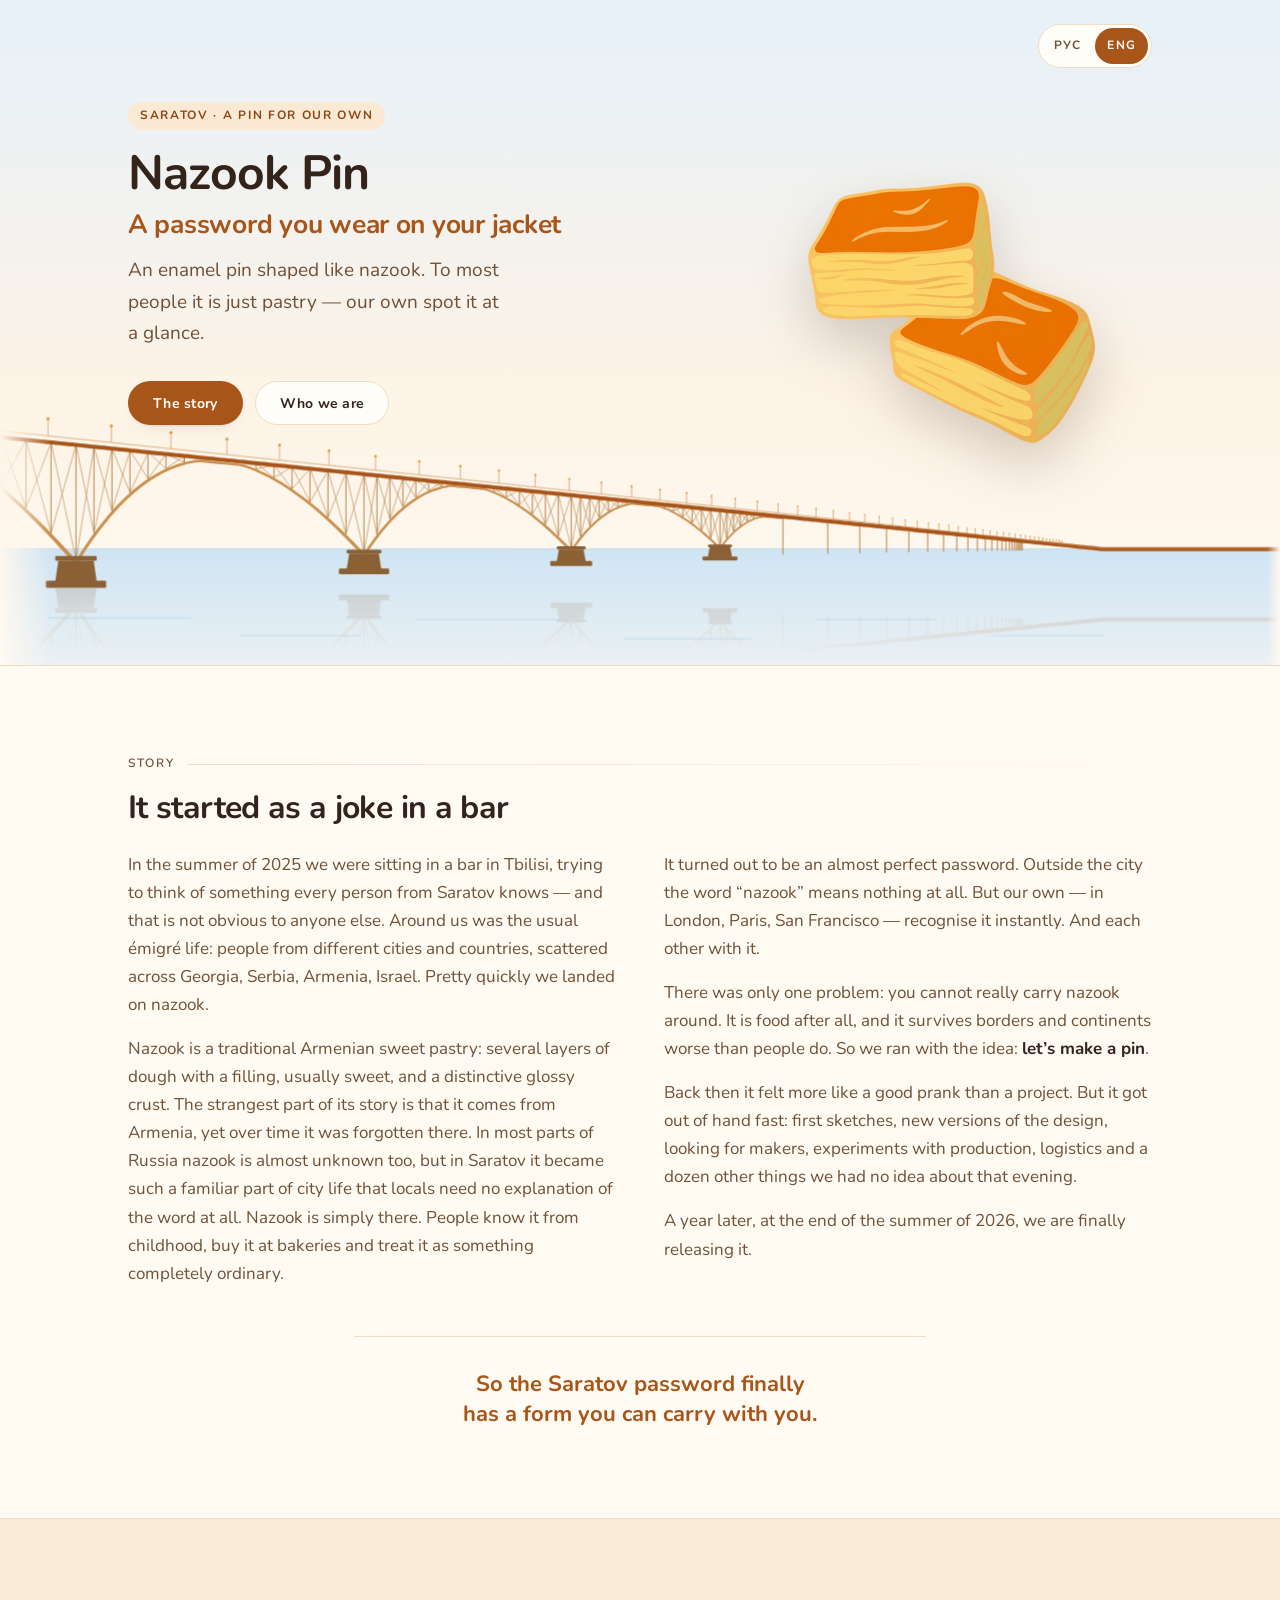
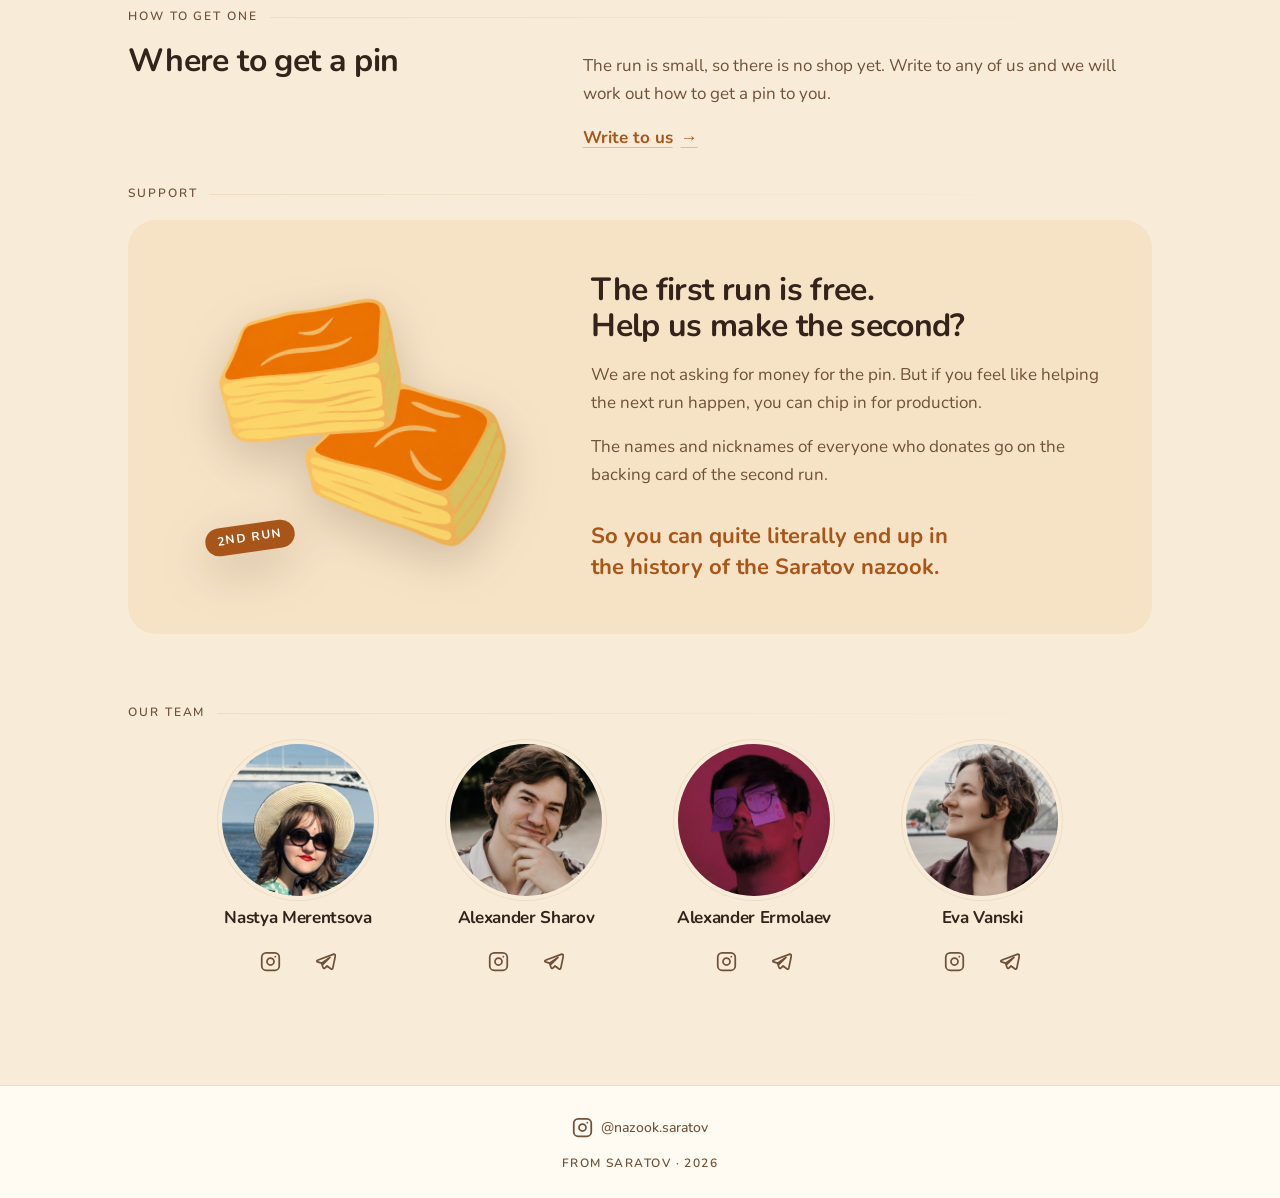
<file: en/index.html>
<!doctype html>
<html lang="en">
<head>
<meta charset="utf-8">
<meta name="viewport" content="width=device-width, initial-scale=1">

<title>Nazook Pin — a Saratov password</title>
<meta name="description" content="An enamel pin shaped like nazook: to most people it is just pastry, but anyone from Saratov spots their own at a glance. The story and the team behind it.">
<meta name="robots" content="index, follow, max-image-preview:large, max-snippet:-1">
<meta name="theme-color" content="#f8ecd9">


<link rel="canonical" href="https://kvendingoldo.github.io/nazook-pin/en/">
<link rel="alternate" hreflang="ru" href="https://kvendingoldo.github.io/nazook-pin/">
<link rel="alternate" hreflang="en" href="https://kvendingoldo.github.io/nazook-pin/en/">
<link rel="alternate" hreflang="x-default" href="https://kvendingoldo.github.io/nazook-pin/">

<link rel="icon" href="../assets/favicon.png" type="image/png" sizes="64x64">
<link rel="apple-touch-icon" href="../assets/apple-touch-icon.png">

<meta property="og:type" content="website">
<meta property="og:locale" content="en_US">
<meta property="og:locale:alternate" content="ru_RU">
<meta property="og:site_name" content="Nazook Pin">
<meta property="og:url" content="https://kvendingoldo.github.io/nazook-pin/en/">
<meta property="og:title" content="Nazook Pin — a Saratov password">
<meta property="og:description" content="To most people it is just pastry — but anyone from Saratov spots their own at a glance.">
<meta property="og:image" content="https://kvendingoldo.github.io/nazook-pin/assets/og-cover.png">
<meta property="og:image:type" content="image/png">
<meta property="og:image:width" content="1200">
<meta property="og:image:height" content="630">
<meta property="og:image:alt" content="Nazook pin against the bridge across the Volga">
<meta name="twitter:card" content="summary_large_image">
<meta name="twitter:image" content="https://kvendingoldo.github.io/nazook-pin/assets/og-cover.png">
<meta name="twitter:image:alt" content="Nazook pin against the bridge across the Volga">

<link rel="preconnect" href="https://www.googletagmanager.com">
<link rel="preconnect" href="https://fonts.googleapis.com">
<link rel="preconnect" href="https://fonts.gstatic.com" crossorigin>
<link rel="preload" as="image" href="../assets/nazuk.png" fetchpriority="high">
<link rel="stylesheet" href="https://fonts.googleapis.com/css2?family=Nunito:wght@400;600;700&display=swap">
<link rel="stylesheet" href="../styles.css">

<!-- Google tag (gtag.js) -->
<script async src="https://www.googletagmanager.com/gtag/js?id=G-CDTZP5RLRK"></script>
<script>
  window.dataLayer = window.dataLayer || [];
  function gtag(){dataLayer.push(arguments);}
  gtag('js', new Date());

  gtag('config', 'G-CDTZP5RLRK');
</script>
</head>
<body>

<main>

  <!-- ================= ПЕРВЫЙ ЭКРАН ================= -->
  <section class="hero" aria-labelledby="hero-title">

    <div class="topbar">
      <div class="container topbar__inner">
        <nav class="lang" aria-label="Site language">
          <a class="lang__option" href="../" lang="ru" hreflang="ru">Рус</a>
          <a class="lang__option" href="./" aria-current="page" lang="en">Eng</a>
        </nav>
      </div>
    </div>

    <div class="container hero__grid">
      <div>
        <p><span class="badge">Saratov · a pin for our own</span></p>

        <h1 class="hero__title" id="hero-title">
          Nazook Pin
          <span class="hero__tagline">A password you wear on your jacket</span>
        </h1>

        <p class="hero__lead">
          An enamel pin shaped like nazook. To most people it is just pastry —
          our own spot it at a glance.
        </p>

        <div class="hero__actions">
          <a class="btn btn--primary" href="#story">The story</a>
          <a class="btn btn--secondary" href="#authors">Who we are</a>
        </div>
      </div>

      <div class="hero__pin-wrap">
        <img class="hero__pin" src="../assets/nazuk.png" width="1254" height="1254"
             fetchpriority="high" decoding="async"
             alt="Nazook enamel pin — two pieces of pastry with a golden crust">
      </div>
    </div>

    <svg class="hero__bridge" viewBox="0 0 1600 470" preserveAspectRatio="xMidYMin slice" aria-hidden="true" focusable="false">
      <defs>
        <linearGradient id="bridge-fade" x1="0" y1="0" x2="1" y2="0">
          <stop offset="0%"   stop-color="#000"/>
          <stop offset="4%"   stop-color="#fff"/>
          <stop offset="99%"  stop-color="#fff"/>
          <stop offset="100%" stop-color="#000"/>
        </linearGradient>
        <mask id="bridge-edges"><rect width="1600" height="470" fill="url(#bridge-fade)"/></mask>
        <linearGradient id="water-depth" x1="0" y1="0" x2="0" y2="1">
          <stop offset="0%"   stop-color="var(--water)" stop-opacity="1"/>
          <stop offset="100%" stop-color="var(--water)" stop-opacity="0"/>
        </linearGradient>
        <clipPath id="below-water"><rect x="0" y="214" width="1600" height="256"/></clipPath>
        <linearGradient id="depth-fade" x1="0" y1="0" x2="0" y2="1">
          <stop offset="0%"   stop-color="#fff"/>
          <stop offset="55%"  stop-color="#fff" stop-opacity=".45"/>
          <stop offset="100%" stop-color="#000"/>
        </linearGradient>
        <mask id="reflection-fade"><rect x="0" y="214" width="1600" height="128" fill="url(#depth-fade)"/></mask>
      </defs>

      <g mask="url(#bridge-edges)">

        <!-- Волга -->
        <rect x="0" y="214" width="1600" height="256" fill="url(#water-depth)"/>
        <path d="M0 214H1600" stroke="var(--water-line)" stroke-width="1" opacity=".45"/>

        <!-- отражение -->
        <g clip-path="url(#below-water)" mask="url(#reflection-fade)">
          <g transform="translate(0 516) scale(1 -1)" opacity=".3">
            <g fill="var(--bridge-arch)">
              <path d="M-405 242.8L-397 229.4L-389 216.5L-381 204.3L-373 192.5L-365 181.3L-357 170.6L-349 160.5L-341 150.9L-333 141.8L-325 133.2L-317 125.1L-309 117.5L-301 110.3L-293 103.7L-285 97.5L-277 91.8L-269 86.6L-261 81.8L-253 77.5L-245 73.6L-237 70.1L-229 67.1L-221 64.5L-213 62.3L-205 60.5L-197 59.2L-189 58.2L-181 58.8L-173 59.7L-165 60.5L-157 61.3L-149 62.1L-141 62.9L-133 63.7L-125 64.5L-117 66.1L-109 68.7L-101 71.7L-93 74.9L-85 78.5L-77 82.4L-69 86.6L-61 91.0L-53 95.8L-45 100.8L-37 106.2L-29 111.7L-21 117.6L-13 123.7L-5 130.0L3 136.6L11 143.4L19 150.4L27 157.7L35 165.1L43 172.8L51 180.7L59 188.8L67 197.0L75 205.5L83 214.1L91 222.9L95 234.6L87 225.6L79 216.7L71 208.0L63 199.4L55 191.1L47 182.9L39 175.0L31 167.2L23 159.7L15 152.4L7 145.3L-1 138.5L-9 131.9L-17 125.5L-25 119.4L-33 113.6L-41 108.0L-49 102.7L-57 97.7L-65 93.0L-73 88.6L-81 84.5L-89 80.7L-97 77.2L-105 74.0L-113 71.1L-121 68.6L-129 67.7L-137 66.9L-145 66.1L-153 65.3L-161 64.5L-169 63.7L-177 63.0L-185 62.2L-193 62.5L-201 63.7L-209 65.4L-217 67.5L-225 70.0L-233 72.9L-241 76.3L-249 80.1L-257 84.3L-265 89.0L-273 94.2L-281 99.8L-289 106.0L-297 112.5L-305 119.6L-313 127.2L-321 135.2L-329 143.8L-337 152.9L-345 162.4L-353 172.6L-361 183.2L-369 194.4L-377 206.1L-385 218.4L-393 231.2L-401 244.6Z"/>
              <path d="M95 227.3L101 217.8L107 208.7L113 200.0L119 191.7L125 183.9L131 176.4L137 169.3L143 162.5L149 156.2L155 150.2L161 144.6L167 139.4L173 134.5L179 130.0L185 125.9L191 122.0L197 118.6L203 115.4L209 112.6L215 110.1L221 107.9L227 106.1L233 104.5L239 103.3L245 102.3L251 102.2L257 102.8L263 103.4L269 104.0L275 104.6L281 105.2L287 105.8L293 106.4L299 107.0L305 108.2L311 110.2L317 112.5L323 114.9L329 117.7L335 120.6L341 123.7L347 127.1L353 130.7L359 134.5L365 138.5L371 142.6L377 147.0L383 151.5L389 156.3L395 161.2L401 166.2L407 171.4L413 176.8L419 182.4L425 188.1L431 193.9L437 199.9L443 206.0L449 212.2L455 218.5L455 224.6L449 218.1L443 211.7L437 205.5L431 199.3L425 193.3L419 187.5L413 181.8L407 176.3L401 170.9L395 165.7L389 160.7L383 155.9L377 151.2L371 146.7L365 142.4L359 138.3L353 134.4L347 130.8L341 127.3L335 124.1L329 121.1L323 118.3L317 115.7L311 113.4L305 111.3L299 110.0L293 109.4L287 108.8L281 108.2L275 107.6L269 107.0L263 106.4L257 105.9L251 105.3L245 105.6L239 106.6L233 107.9L227 109.5L221 111.5L215 113.8L209 116.4L203 119.3L197 122.6L191 126.2L185 130.2L179 134.5L173 139.2L167 144.2L161 149.6L155 155.4L149 161.5L143 168.1L137 175.0L131 182.3L125 190.0L119 198.1L113 206.6L107 215.5L101 224.9L95 234.6Z"/>
              <path d="M455 218.5L459 212.5L463 206.7L467 201.2L471 195.9L475 190.8L479 186.0L483 181.4L487 177.0L491 172.8L495 168.9L499 165.2L503 161.7L507 158.4L511 155.4L515 152.5L519 149.8L523 147.4L527 145.1L531 143.1L535 141.2L539 139.6L543 138.1L547 136.8L551 135.7L555 134.8L559 134.0L563 133.5L567 133.8L571 134.2L575 134.6L579 135.0L583 135.4L587 135.8L591 136.2L595 136.6L599 137.0L603 137.4L607 138.0L611 139.3L615 140.8L619 142.4L623 144.1L627 146.0L631 148.0L635 150.1L639 152.3L643 154.7L647 157.2L651 159.8L655 162.5L659 165.3L663 168.2L667 171.2L671 174.3L675 177.6L679 180.9L683 184.3L687 187.8L691 191.4L695 195.1L699 198.8L703 202.6L707 206.6L711 210.5L714 218.7L710 214.5L706 210.4L702 206.4L698 202.5L694 198.6L690 194.8L686 191.1L682 187.6L678 184.1L674 180.7L670 177.3L666 174.1L662 171.0L658 168.1L654 165.2L650 162.4L646 159.8L642 157.2L638 154.8L634 152.5L630 150.4L626 148.4L622 146.5L618 144.7L614 143.1L610 141.6L606 140.3L602 139.8L598 139.4L594 139.0L590 138.6L586 138.2L582 137.8L578 137.4L574 137.0L570 136.7L566 136.3L562 136.3L558 137.0L554 137.8L550 138.9L546 140.1L542 141.5L538 143.1L534 144.9L530 146.9L526 149.1L522 151.5L518 154.2L514 157.0L510 160.0L506 163.3L502 166.7L498 170.4L494 174.3L490 178.4L486 182.8L482 187.4L478 192.2L474 197.3L470 202.6L466 208.1L462 213.9L458 219.9Z"/>
              <path d="M714 213.6L717 209.3L720 205.2L723 201.3L726 197.5L729 194.0L732 190.6L735 187.3L738 184.3L741 181.4L744 178.7L747 176.1L750 173.7L753 171.5L756 169.4L759 167.5L762 165.7L765 164.1L768 162.6L771 161.3L774 160.1L777 159.1L780 158.1L783 157.4L786 156.7L789 156.2L792 156.2L795 156.5L798 156.8L801 157.1L804 157.4L807 157.7L810 158.0L813 158.3L816 158.6L819 158.9L822 159.2L825 159.7L828 160.7L831 161.9L834 163.1L837 164.4L840 165.8L843 167.3L846 168.9L849 170.6L852 172.4L855 174.3L858 176.2L861 178.2L864 180.3L867 182.5L870 184.8L873 187.1L876 189.5L879 191.9L882 194.4L885 197.0L888 199.7L891 202.4L894 205.1L897 208.0L900 210.8L900 215.1L897 212.1L894 209.2L891 206.3L888 203.5L885 200.7L882 198.1L879 195.4L876 192.9L873 190.4L870 188.0L867 185.6L864 183.4L861 181.2L858 179.1L855 177.1L852 175.1L849 173.3L846 171.5L843 169.9L840 168.3L837 166.8L834 165.4L831 164.2L828 163.0L825 161.9L822 161.4L819 161.1L816 160.7L813 160.4L810 160.1L807 159.8L804 159.5L801 159.3L798 159.0L795 158.7L792 158.5L789 158.5L786 159.1L783 159.8L780 160.6L777 161.6L774 162.7L771 164.0L768 165.4L765 167.0L762 168.7L759 170.6L756 172.6L753 174.8L750 177.1L747 179.6L744 182.3L741 185.2L738 188.2L735 191.4L732 194.7L729 198.3L726 202.0L723 205.9L720 210.0L717 214.2L714 218.7Z"/>
              <path d="M900 210.8L902 208.2L904 205.6L906 203.1L908 200.8L910 198.5L912 196.4L914 194.3L916 192.4L918 190.5L920 188.8L922 187.1L924 185.5L926 184L928 182.7L930 181.4L932 180.1L934 179L936 178L938 177L940 176.2L942 175.4L944 174.7L946 174.1L948 173.5L950 173.1L952 172.7L954 172.4L956 172.6L958 172.8L960 173L962 173.1L964 173.3L966 173.5L968 173.7L970 173.9L972 174.1L974 174.3L976 174.5L978 174.7L977 176.4L975 176.2L973 176L971 175.8L969 175.6L967 175.4L965 175.2L963 175L961 174.9L959 174.7L957 174.5L955 174.4L953 174.5L951 174.8L949 175.3L947 175.9L945 176.5L943 177.2L941 178L939 178.9L937 179.9L935 181L933 182.1L931 183.4L929 184.7L927 186.1L925 187.7L923 189.3L921 191L919 192.8L917 194.7L915 196.7L913 198.8L911 201L909 203.4L907 205.8L905 208.3L903 210.9L901 213.7Z"/>
            </g>
            <g stroke="var(--bridge-truss)" stroke-width="1.5" fill="none" opacity=".9">
              <path d="M-405.0 32.9V242.8M-373.8 36.1V193.6M-342.5 39.3V152.6M-311.2 42.4V119.6M-280.0 45.6V93.9M-248.8 48.8V75.4M-217.5 51.9V63.5M-186.2 55.1V58.3M-155.0 58.3V61.5M-123.8 61.4V64.6M-92.5 64.6V75.1M-61.2 67.8V90.9M-30.0 71.0V111.0M1.2 74.1V135.1M32.5 77.3V162.8M63.8 80.5V193.7M95.0 83.6V227.3M95.0 83.6V227.3M117.5 85.9V193.8M140.0 88.2V165.8M162.5 90.5V143.3M185.0 92.8V125.9M207.5 95.1V113.3M230.0 97.3V105.3M252.5 99.6V102.3M275.0 101.9V104.6M297.5 104.2V106.8M320.0 106.5V113.7M342.5 108.7V124.6M365.0 111.0V138.5M387.5 113.3V155.1M410.0 115.6V174.1M432.5 117.9V195.4M455.0 120.2V218.5M455.0 120.2V218.5M471.2 121.8V195.6M487.4 123.4V176.6M503.6 125.1V161.2M519.8 126.7V149.4M535.9 128.4V140.8M552.1 130.0V135.4M568.3 131.7V133.9M584.5 133.3V135.5M600.7 134.9V137.1M616.9 136.6V141.5M633.1 138.2V149.0M649.2 139.9V158.6M665.4 141.5V170.0M681.6 143.2V183.1M697.8 144.8V197.7M714.0 146.4V213.6M714.0 146.4V213.6M725.6 147.6V198.0M737.2 148.8V185.0M748.9 150.0V174.6M760.5 151.2V166.6M772.1 152.3V160.8M783.8 153.5V157.2M795.4 154.7V156.6M807.0 155.9V157.7M818.6 157.0V158.9M830.2 158.2V161.6M841.9 159.4V166.8M853.5 160.6V173.3M865.1 161.8V181.1M876.8 162.9V190.1M888.4 164.1V200.0M900.0 165.3V210.8M908.4 166.2V200.3M916.9 167.0V191.6M925.3 167.9V184.5M933.8 168.7V179.2M942.2 169.6V175.3M950.6 170.4V172.9M959.1 171.3V172.9M967.5 172.2V173.7M975.9 173.0V174.5"/>
            </g>
            <g stroke="var(--bridge-truss)" stroke-width="1.2" fill="none" opacity=".7">
              <path d="M-405.0 32.9L-373.8 193.6M-405.0 242.8L-373.8 36.1M-373.8 36.1L-342.5 152.6M-373.8 193.6L-342.5 39.3M-342.5 39.3L-311.2 119.6M-342.5 152.6L-311.2 42.4M-311.2 42.4L-280.0 93.9M-311.2 119.6L-280.0 45.6M-280.0 45.6L-248.8 75.4M-280.0 93.9L-248.8 48.8M-248.8 48.8L-217.5 63.5M-248.8 75.4L-217.5 51.9M-217.5 51.9L-186.2 58.3M-217.5 63.5L-186.2 55.1M-186.2 55.1L-155.0 61.5M-186.2 58.3L-155.0 58.3M-155.0 58.3L-123.8 64.6M-155.0 61.5L-123.8 61.4M-123.8 61.4L-92.5 75.1M-123.8 64.6L-92.5 64.6M-92.5 64.6L-61.2 90.9M-92.5 75.1L-61.2 67.8M-61.2 67.8L-30.0 111.0M-61.2 90.9L-30.0 71.0M-30.0 71.0L1.2 135.1M-30.0 111.0L1.2 74.1M1.2 74.1L32.5 162.8M1.2 135.1L32.5 77.3M32.5 77.3L63.8 193.7M32.5 162.8L63.8 80.5M63.8 80.5L95.0 227.3M63.8 193.7L95.0 83.6M95.0 83.6L117.5 193.8M95.0 227.3L117.5 85.9M117.5 85.9L140.0 165.8M117.5 193.8L140.0 88.2M140.0 88.2L162.5 143.3M140.0 165.8L162.5 90.5M162.5 90.5L185.0 125.9M162.5 143.3L185.0 92.8M185.0 92.8L207.5 113.3M185.0 125.9L207.5 95.1M207.5 95.1L230.0 105.3M207.5 113.3L230.0 97.3M320.0 106.5L342.5 124.6M320.0 113.7L342.5 108.7M342.5 108.7L365.0 138.5M342.5 124.6L365.0 111.0M365.0 111.0L387.5 155.1M365.0 138.5L387.5 113.3M387.5 113.3L410.0 174.1M387.5 155.1L410.0 115.6M410.0 115.6L432.5 195.4M410.0 174.1L432.5 117.9M432.5 117.9L455.0 218.5M432.5 195.4L455.0 120.2M455.0 120.2L471.2 195.6M455.0 218.5L471.2 121.8M471.2 121.8L487.4 176.6M471.2 195.6L487.4 123.4M487.4 123.4L503.6 161.2M487.4 176.6L503.6 125.1M503.6 125.1L519.8 149.4M503.6 161.2L519.8 126.7M519.8 126.7L535.9 140.8M519.8 149.4L535.9 128.4M535.9 128.4L552.1 135.4M535.9 140.8L552.1 130.0M616.9 136.6L633.1 149.0M616.9 141.5L633.1 138.2M633.1 138.2L649.2 158.6M633.1 149.0L649.2 139.9M649.2 139.9L665.4 170.0M649.2 158.6L665.4 141.5M665.4 141.5L681.6 183.1M665.4 170.0L681.6 143.2M681.6 143.2L697.8 197.7M681.6 183.1L697.8 144.8M697.8 144.8L714.0 213.6M697.8 197.7L714.0 146.4M714.0 146.4L725.6 198.0M714.0 213.6L725.6 147.6M725.6 147.6L737.2 185.0M725.6 198.0L737.2 148.8M737.2 148.8L748.9 174.6M737.2 185.0L748.9 150.0M748.9 150.0L760.5 166.6M748.9 174.6L760.5 151.2M760.5 151.2L772.1 160.8M760.5 166.6L772.1 152.3M772.1 152.3L783.8 157.2M772.1 160.8L783.8 153.5M830.2 158.2L841.9 166.8M830.2 161.6L841.9 159.4M841.9 159.4L853.5 173.3M841.9 166.8L853.5 160.6M853.5 160.6L865.1 181.1M853.5 173.3L865.1 161.8M865.1 161.8L876.8 190.1M865.1 181.1L876.8 162.9M876.8 162.9L888.4 200.0M876.8 190.1L888.4 164.1M888.4 164.1L900.0 210.8M888.4 200.0L900.0 165.3M900.0 165.3L908.4 200.3M900.0 210.8L908.4 166.2M908.4 166.2L916.9 191.6M908.4 200.3L916.9 167.0M916.9 167.0L925.3 184.5M916.9 191.6L925.3 167.9M925.3 167.9L933.8 179.2M925.3 184.5L933.8 168.7M933.8 168.7L942.2 175.3M933.8 179.2L942.2 169.6"/>
            </g>
            <g fill="var(--bridge-pier)">
              <rect x="69.0" y="222.5" width="51.9" height="5.8" rx="1.5"/>
              <path d="M72.9 228.3h44.2l3.8 26.2h-51.9z"/>
              <rect x="57.4" y="253.5" width="75.2" height="8.7" rx="1.5"/>
              <rect x="433.3" y="214.5" width="43.3" height="4.8" rx="1.5"/>
              <path d="M436.5 219.3h36.9l3.2 19.6h-43.3z"/>
              <rect x="423.6" y="238.1" width="62.8" height="7.2" rx="1.5"/>
              <rect x="695.9" y="210.2" width="36.2" height="4.0" rx="1.5"/>
              <path d="M698.6 214.2h30.8l2.7 15.2h-36.2z"/>
              <rect x="687.8" y="228.8" width="52.4" height="6.0" rx="1.5"/>
              <rect x="884.9" y="208.0" width="30.2" height="3.4" rx="1.5"/>
              <path d="M887.1 211.4h25.7l2.2 12.2h-30.2z"/>
              <rect x="878.1" y="223.0" width="43.7" height="5.0" rx="1.5"/>
            </g>
            <g stroke="var(--bridge-truss)" stroke-width="1.7" stroke-linecap="round" fill="none" opacity=".8">
              <path d="M978.7 173.3V220.2"/>
              <path d="M1034.7 179.0V219.2"/>
              <path d="M1074.7 183.0V218.6"/>
              <path d="M1108.1 186.4V217.8"/>
              <path d="M1136.1 189.3V217.3"/>
              <path d="M1159.6 191.6V216.8"/>
              <path d="M1179.4 193.6V216.4"/>
              <path d="M1196.0 195.3V216.1"/>
              <path d="M1209.9 196.7V215.9"/>
              <path d="M1221.6 197.9V215.7"/>
              <path d="M1231.5 198.9V215.6"/>
              <path d="M1239.8 199.8V215.4"/>
              <path d="M1246.7 200.5V215.3"/>
              <path d="M1252.5 201.1V215.2"/>
              <path d="M1257.4 201.6V215.2"/>
              <path d="M1261.6 202.0V215.1"/>
              <path d="M1265.0 202.3V215.1"/>
              <path d="M1267.9 202.6V215.0"/>
              <path d="M1270.4 202.9V215.0"/>
              <path d="M1272.4 203.1V215.0"/>
              <path d="M1274.1 203.3V214.9"/>
              <path d="M1275.6 203.4V214.9"/>
              <path d="M1276.8 203.5V214.9"/>
              <path d="M1277.8 203.6V214.9"/>
            </g>
            <path d="M0 74.0L5 74.5L10 75.0L15 75.5L20 76.0L25 76.5L30 77.0L35 77.6L40 78.1L45 78.6L50 79.1L55 79.6L60 80.1L65 80.6L70 81.1L75 81.6L80 82.1L85 82.6L90 83.1L95 83.6L100 84.1L105 84.7L110 85.2L115 85.7L120 86.2L125 86.7L130 87.2L135 87.7L140 88.2L145 88.7L150 89.2L155 89.7L160 90.2L165 90.7L170 91.2L175 91.8L180 92.3L185 92.8L190 93.3L195 93.8L200 94.3L205 94.8L210 95.3L215 95.8L220 96.3L225 96.8L230 97.3L235 97.8L240 98.3L245 98.9L250 99.4L255 99.9L260 100.4L265 100.9L270 101.4L275 101.9L280 102.4L285 102.9L290 103.4L295 103.9L300 104.4L305 104.9L310 105.4L315 106.0L320 106.5L325 107.0L330 107.5L335 108.0L340 108.5L345 109.0L350 109.5L355 110.0L360 110.5L365 111.0L370 111.5L375 112.0L380 112.6L385 113.1L390 113.6L395 114.1L400 114.6L405 115.1L410 115.6L415 116.1L420 116.6L425 117.1L430 117.6L435 118.1L440 118.6L445 119.1L450 119.7L455 120.2L460 120.7L465 121.2L470 121.7L475 122.2L480 122.7L485 123.2L490 123.7L495 124.2L500 124.7L505 125.2L510 125.7L515 126.2L520 126.8L525 127.3L530 127.8L535 128.3L540 128.8L545 129.3L550 129.8L555 130.3L560 130.8L565 131.3L570 131.8L575 132.3L580 132.8L585 133.3L590 133.9L595 134.4L600 134.9L605 135.4L610 135.9L615 136.4L620 136.9L625 137.4L630 137.9L635 138.4L640 138.9L645 139.4L650 139.9L655 140.4L660 141.0L665 141.5L670 142.0L675 142.5L680 143.0L685 143.5L690 144.0L695 144.5L700 145.0L705 145.5L710 146.0L715 146.5L720 147.0L725 147.6L730 148.1L735 148.6L740 149.1L745 149.6L750 150.1L755 150.6L760 151.1L765 151.6L770 152.1L775 152.6L780 153.1L785 153.6L790 154.1L795 154.7L800 155.2L805 155.7L810 156.2L815 156.7L820 157.2L825 157.7L830 158.2L835 158.7L840 159.2L845 159.7L850 160.2L855 160.7L860 161.2L865 161.8L870 162.3L875 162.8L880 163.3L885 163.8L890 164.3L895 164.8L900 165.3L905 165.8L910 166.3L915 166.8L920 167.3L925 167.8L930 168.3L935 168.9L940 169.4L945 169.9L950 170.4L955 170.9L960 171.4L965 171.9L970 172.4L975 172.9L980 173.4L985 173.9L990 174.4L995 174.9L1000 175.4L1005 176.0L1010 176.5L1015 177.0L1020 177.5L1025 178.0L1030 178.5L1035 179.0L1040 179.5L1045 180.0L1050 180.5L1055 181.0L1060 181.5L1065 182.0L1070 182.6L1075 183.1L1080 183.6L1085 184.1L1090 184.6L1095 185.1L1100 185.6L1105 186.1L1110 186.6L1115 187.1L1120 187.6L1125 188.1L1130 188.6L1135 189.1L1140 189.7L1145 190.2L1150 190.7L1155 191.2L1160 191.7L1165 192.2L1170 192.7L1175 193.2L1180 193.7L1185 194.2L1190 194.7L1195 195.2L1200 195.7L1205 196.2L1210 196.8L1215 197.3L1220 197.8L1225 198.3L1230 198.8L1235 199.3L1240 199.8L1245 200.3L1250 200.8L1255 201.3L1260 201.8L1265 202.3L1270 202.8L1275 203.3L1280 203.9L1285 204.4L1290 204.9L1295 205.4L1300 205.9L1305 206.4L1310 206.9L1315 207.4L1320 207.9L1325 208.4L1330 208.9L1335 209.4L1340 209.9L1345 210.4L1350 211.0L1355 211.5L1360 212.0L1365 212.5L1370 213.0L1375 213.5L1380 214.0L1385 214.0L1390 214.0L1395 214.0L1400 214.0L1405 214.0L1410 214.0L1415 214.0L1420 214.0L1425 214.0L1430 214.0L1435 214.0L1440 214.0L1445 214.0L1450 214.0L1455 214.0L1460 214.0L1465 214.0L1470 214.0L1475 214.0L1480 214.0L1485 214.0L1490 214.0L1495 214.0L1500 214.0L1505 214.0L1510 214.0L1515 214.0L1520 214.0L1525 214.0L1530 214.0L1535 214.0L1540 214.0L1545 214.0L1550 214.0L1555 214.0L1560 214.0L1565 214.0L1570 214.0L1575 214.0L1580 214.0L1585 214.0L1590 214.0L1595 214.0L1600 214.0" fill="none" stroke="var(--accent)" stroke-width="5" stroke-linejoin="round"/>
          </g>
        </g>

        <!-- мост -->
        <g fill="var(--bridge-arch)">
          <path d="M-405 242.8L-397 229.4L-389 216.5L-381 204.3L-373 192.5L-365 181.3L-357 170.6L-349 160.5L-341 150.9L-333 141.8L-325 133.2L-317 125.1L-309 117.5L-301 110.3L-293 103.7L-285 97.5L-277 91.8L-269 86.6L-261 81.8L-253 77.5L-245 73.6L-237 70.1L-229 67.1L-221 64.5L-213 62.3L-205 60.5L-197 59.2L-189 58.2L-181 58.8L-173 59.7L-165 60.5L-157 61.3L-149 62.1L-141 62.9L-133 63.7L-125 64.5L-117 66.1L-109 68.7L-101 71.7L-93 74.9L-85 78.5L-77 82.4L-69 86.6L-61 91.0L-53 95.8L-45 100.8L-37 106.2L-29 111.7L-21 117.6L-13 123.7L-5 130.0L3 136.6L11 143.4L19 150.4L27 157.7L35 165.1L43 172.8L51 180.7L59 188.8L67 197.0L75 205.5L83 214.1L91 222.9L95 234.6L87 225.6L79 216.7L71 208.0L63 199.4L55 191.1L47 182.9L39 175.0L31 167.2L23 159.7L15 152.4L7 145.3L-1 138.5L-9 131.9L-17 125.5L-25 119.4L-33 113.6L-41 108.0L-49 102.7L-57 97.7L-65 93.0L-73 88.6L-81 84.5L-89 80.7L-97 77.2L-105 74.0L-113 71.1L-121 68.6L-129 67.7L-137 66.9L-145 66.1L-153 65.3L-161 64.5L-169 63.7L-177 63.0L-185 62.2L-193 62.5L-201 63.7L-209 65.4L-217 67.5L-225 70.0L-233 72.9L-241 76.3L-249 80.1L-257 84.3L-265 89.0L-273 94.2L-281 99.8L-289 106.0L-297 112.5L-305 119.6L-313 127.2L-321 135.2L-329 143.8L-337 152.9L-345 162.4L-353 172.6L-361 183.2L-369 194.4L-377 206.1L-385 218.4L-393 231.2L-401 244.6Z"/>
          <path d="M95 227.3L101 217.8L107 208.7L113 200.0L119 191.7L125 183.9L131 176.4L137 169.3L143 162.5L149 156.2L155 150.2L161 144.6L167 139.4L173 134.5L179 130.0L185 125.9L191 122.0L197 118.6L203 115.4L209 112.6L215 110.1L221 107.9L227 106.1L233 104.5L239 103.3L245 102.3L251 102.2L257 102.8L263 103.4L269 104.0L275 104.6L281 105.2L287 105.8L293 106.4L299 107.0L305 108.2L311 110.2L317 112.5L323 114.9L329 117.7L335 120.6L341 123.7L347 127.1L353 130.7L359 134.5L365 138.5L371 142.6L377 147.0L383 151.5L389 156.3L395 161.2L401 166.2L407 171.4L413 176.8L419 182.4L425 188.1L431 193.9L437 199.9L443 206.0L449 212.2L455 218.5L455 224.6L449 218.1L443 211.7L437 205.5L431 199.3L425 193.3L419 187.5L413 181.8L407 176.3L401 170.9L395 165.7L389 160.7L383 155.9L377 151.2L371 146.7L365 142.4L359 138.3L353 134.4L347 130.8L341 127.3L335 124.1L329 121.1L323 118.3L317 115.7L311 113.4L305 111.3L299 110.0L293 109.4L287 108.8L281 108.2L275 107.6L269 107.0L263 106.4L257 105.9L251 105.3L245 105.6L239 106.6L233 107.9L227 109.5L221 111.5L215 113.8L209 116.4L203 119.3L197 122.6L191 126.2L185 130.2L179 134.5L173 139.2L167 144.2L161 149.6L155 155.4L149 161.5L143 168.1L137 175.0L131 182.3L125 190.0L119 198.1L113 206.6L107 215.5L101 224.9L95 234.6Z"/>
          <path d="M455 218.5L459 212.5L463 206.7L467 201.2L471 195.9L475 190.8L479 186.0L483 181.4L487 177.0L491 172.8L495 168.9L499 165.2L503 161.7L507 158.4L511 155.4L515 152.5L519 149.8L523 147.4L527 145.1L531 143.1L535 141.2L539 139.6L543 138.1L547 136.8L551 135.7L555 134.8L559 134.0L563 133.5L567 133.8L571 134.2L575 134.6L579 135.0L583 135.4L587 135.8L591 136.2L595 136.6L599 137.0L603 137.4L607 138.0L611 139.3L615 140.8L619 142.4L623 144.1L627 146.0L631 148.0L635 150.1L639 152.3L643 154.7L647 157.2L651 159.8L655 162.5L659 165.3L663 168.2L667 171.2L671 174.3L675 177.6L679 180.9L683 184.3L687 187.8L691 191.4L695 195.1L699 198.8L703 202.6L707 206.6L711 210.5L714 218.7L710 214.5L706 210.4L702 206.4L698 202.5L694 198.6L690 194.8L686 191.1L682 187.6L678 184.1L674 180.7L670 177.3L666 174.1L662 171.0L658 168.1L654 165.2L650 162.4L646 159.8L642 157.2L638 154.8L634 152.5L630 150.4L626 148.4L622 146.5L618 144.7L614 143.1L610 141.6L606 140.3L602 139.8L598 139.4L594 139.0L590 138.6L586 138.2L582 137.8L578 137.4L574 137.0L570 136.7L566 136.3L562 136.3L558 137.0L554 137.8L550 138.9L546 140.1L542 141.5L538 143.1L534 144.9L530 146.9L526 149.1L522 151.5L518 154.2L514 157.0L510 160.0L506 163.3L502 166.7L498 170.4L494 174.3L490 178.4L486 182.8L482 187.4L478 192.2L474 197.3L470 202.6L466 208.1L462 213.9L458 219.9Z"/>
          <path d="M714 213.6L717 209.3L720 205.2L723 201.3L726 197.5L729 194.0L732 190.6L735 187.3L738 184.3L741 181.4L744 178.7L747 176.1L750 173.7L753 171.5L756 169.4L759 167.5L762 165.7L765 164.1L768 162.6L771 161.3L774 160.1L777 159.1L780 158.1L783 157.4L786 156.7L789 156.2L792 156.2L795 156.5L798 156.8L801 157.1L804 157.4L807 157.7L810 158.0L813 158.3L816 158.6L819 158.9L822 159.2L825 159.7L828 160.7L831 161.9L834 163.1L837 164.4L840 165.8L843 167.3L846 168.9L849 170.6L852 172.4L855 174.3L858 176.2L861 178.2L864 180.3L867 182.5L870 184.8L873 187.1L876 189.5L879 191.9L882 194.4L885 197.0L888 199.7L891 202.4L894 205.1L897 208.0L900 210.8L900 215.1L897 212.1L894 209.2L891 206.3L888 203.5L885 200.7L882 198.1L879 195.4L876 192.9L873 190.4L870 188.0L867 185.6L864 183.4L861 181.2L858 179.1L855 177.1L852 175.1L849 173.3L846 171.5L843 169.9L840 168.3L837 166.8L834 165.4L831 164.2L828 163.0L825 161.9L822 161.4L819 161.1L816 160.7L813 160.4L810 160.1L807 159.8L804 159.5L801 159.3L798 159.0L795 158.7L792 158.5L789 158.5L786 159.1L783 159.8L780 160.6L777 161.6L774 162.7L771 164.0L768 165.4L765 167.0L762 168.7L759 170.6L756 172.6L753 174.8L750 177.1L747 179.6L744 182.3L741 185.2L738 188.2L735 191.4L732 194.7L729 198.3L726 202.0L723 205.9L720 210.0L717 214.2L714 218.7Z"/>
          <path d="M900 210.8L902 208.2L904 205.6L906 203.1L908 200.8L910 198.5L912 196.4L914 194.3L916 192.4L918 190.5L920 188.8L922 187.1L924 185.5L926 184L928 182.7L930 181.4L932 180.1L934 179L936 178L938 177L940 176.2L942 175.4L944 174.7L946 174.1L948 173.5L950 173.1L952 172.7L954 172.4L956 172.6L958 172.8L960 173L962 173.1L964 173.3L966 173.5L968 173.7L970 173.9L972 174.1L974 174.3L976 174.5L978 174.7L977 176.4L975 176.2L973 176L971 175.8L969 175.6L967 175.4L965 175.2L963 175L961 174.9L959 174.7L957 174.5L955 174.4L953 174.5L951 174.8L949 175.3L947 175.9L945 176.5L943 177.2L941 178L939 178.9L937 179.9L935 181L933 182.1L931 183.4L929 184.7L927 186.1L925 187.7L923 189.3L921 191L919 192.8L917 194.7L915 196.7L913 198.8L911 201L909 203.4L907 205.8L905 208.3L903 210.9L901 213.7Z"/>
        </g>
        <g stroke="var(--bridge-truss)" stroke-width="1.5" fill="none" opacity=".9">
          <path d="M-405.0 32.9V242.8M-373.8 36.1V193.6M-342.5 39.3V152.6M-311.2 42.4V119.6M-280.0 45.6V93.9M-248.8 48.8V75.4M-217.5 51.9V63.5M-186.2 55.1V58.3M-155.0 58.3V61.5M-123.8 61.4V64.6M-92.5 64.6V75.1M-61.2 67.8V90.9M-30.0 71.0V111.0M1.2 74.1V135.1M32.5 77.3V162.8M63.8 80.5V193.7M95.0 83.6V227.3M95.0 83.6V227.3M117.5 85.9V193.8M140.0 88.2V165.8M162.5 90.5V143.3M185.0 92.8V125.9M207.5 95.1V113.3M230.0 97.3V105.3M252.5 99.6V102.3M275.0 101.9V104.6M297.5 104.2V106.8M320.0 106.5V113.7M342.5 108.7V124.6M365.0 111.0V138.5M387.5 113.3V155.1M410.0 115.6V174.1M432.5 117.9V195.4M455.0 120.2V218.5M455.0 120.2V218.5M471.2 121.8V195.6M487.4 123.4V176.6M503.6 125.1V161.2M519.8 126.7V149.4M535.9 128.4V140.8M552.1 130.0V135.4M568.3 131.7V133.9M584.5 133.3V135.5M600.7 134.9V137.1M616.9 136.6V141.5M633.1 138.2V149.0M649.2 139.9V158.6M665.4 141.5V170.0M681.6 143.2V183.1M697.8 144.8V197.7M714.0 146.4V213.6M714.0 146.4V213.6M725.6 147.6V198.0M737.2 148.8V185.0M748.9 150.0V174.6M760.5 151.2V166.6M772.1 152.3V160.8M783.8 153.5V157.2M795.4 154.7V156.6M807.0 155.9V157.7M818.6 157.0V158.9M830.2 158.2V161.6M841.9 159.4V166.8M853.5 160.6V173.3M865.1 161.8V181.1M876.8 162.9V190.1M888.4 164.1V200.0M900.0 165.3V210.8M908.4 166.2V200.3M916.9 167.0V191.6M925.3 167.9V184.5M933.8 168.7V179.2M942.2 169.6V175.3M950.6 170.4V172.9M959.1 171.3V172.9M967.5 172.2V173.7M975.9 173.0V174.5"/>
        </g>
        <g stroke="var(--bridge-truss)" stroke-width="1.2" fill="none" opacity=".7">
          <path d="M-405.0 32.9L-373.8 193.6M-405.0 242.8L-373.8 36.1M-373.8 36.1L-342.5 152.6M-373.8 193.6L-342.5 39.3M-342.5 39.3L-311.2 119.6M-342.5 152.6L-311.2 42.4M-311.2 42.4L-280.0 93.9M-311.2 119.6L-280.0 45.6M-280.0 45.6L-248.8 75.4M-280.0 93.9L-248.8 48.8M-248.8 48.8L-217.5 63.5M-248.8 75.4L-217.5 51.9M-217.5 51.9L-186.2 58.3M-217.5 63.5L-186.2 55.1M-186.2 55.1L-155.0 61.5M-186.2 58.3L-155.0 58.3M-155.0 58.3L-123.8 64.6M-155.0 61.5L-123.8 61.4M-123.8 61.4L-92.5 75.1M-123.8 64.6L-92.5 64.6M-92.5 64.6L-61.2 90.9M-92.5 75.1L-61.2 67.8M-61.2 67.8L-30.0 111.0M-61.2 90.9L-30.0 71.0M-30.0 71.0L1.2 135.1M-30.0 111.0L1.2 74.1M1.2 74.1L32.5 162.8M1.2 135.1L32.5 77.3M32.5 77.3L63.8 193.7M32.5 162.8L63.8 80.5M63.8 80.5L95.0 227.3M63.8 193.7L95.0 83.6M95.0 83.6L117.5 193.8M95.0 227.3L117.5 85.9M117.5 85.9L140.0 165.8M117.5 193.8L140.0 88.2M140.0 88.2L162.5 143.3M140.0 165.8L162.5 90.5M162.5 90.5L185.0 125.9M162.5 143.3L185.0 92.8M185.0 92.8L207.5 113.3M185.0 125.9L207.5 95.1M207.5 95.1L230.0 105.3M207.5 113.3L230.0 97.3M320.0 106.5L342.5 124.6M320.0 113.7L342.5 108.7M342.5 108.7L365.0 138.5M342.5 124.6L365.0 111.0M365.0 111.0L387.5 155.1M365.0 138.5L387.5 113.3M387.5 113.3L410.0 174.1M387.5 155.1L410.0 115.6M410.0 115.6L432.5 195.4M410.0 174.1L432.5 117.9M432.5 117.9L455.0 218.5M432.5 195.4L455.0 120.2M455.0 120.2L471.2 195.6M455.0 218.5L471.2 121.8M471.2 121.8L487.4 176.6M471.2 195.6L487.4 123.4M487.4 123.4L503.6 161.2M487.4 176.6L503.6 125.1M503.6 125.1L519.8 149.4M503.6 161.2L519.8 126.7M519.8 126.7L535.9 140.8M519.8 149.4L535.9 128.4M535.9 128.4L552.1 135.4M535.9 140.8L552.1 130.0M616.9 136.6L633.1 149.0M616.9 141.5L633.1 138.2M633.1 138.2L649.2 158.6M633.1 149.0L649.2 139.9M649.2 139.9L665.4 170.0M649.2 158.6L665.4 141.5M665.4 141.5L681.6 183.1M665.4 170.0L681.6 143.2M681.6 143.2L697.8 197.7M681.6 183.1L697.8 144.8M697.8 144.8L714.0 213.6M697.8 197.7L714.0 146.4M714.0 146.4L725.6 198.0M714.0 213.6L725.6 147.6M725.6 147.6L737.2 185.0M725.6 198.0L737.2 148.8M737.2 148.8L748.9 174.6M737.2 185.0L748.9 150.0M748.9 150.0L760.5 166.6M748.9 174.6L760.5 151.2M760.5 151.2L772.1 160.8M760.5 166.6L772.1 152.3M772.1 152.3L783.8 157.2M772.1 160.8L783.8 153.5M830.2 158.2L841.9 166.8M830.2 161.6L841.9 159.4M841.9 159.4L853.5 173.3M841.9 166.8L853.5 160.6M853.5 160.6L865.1 181.1M853.5 173.3L865.1 161.8M865.1 161.8L876.8 190.1M865.1 181.1L876.8 162.9M876.8 162.9L888.4 200.0M876.8 190.1L888.4 164.1M888.4 164.1L900.0 210.8M888.4 200.0L900.0 165.3M900.0 165.3L908.4 200.3M900.0 210.8L908.4 166.2M908.4 166.2L916.9 191.6M908.4 200.3L916.9 167.0M916.9 167.0L925.3 184.5M916.9 191.6L925.3 167.9M925.3 167.9L933.8 179.2M925.3 184.5L933.8 168.7M933.8 168.7L942.2 175.3M933.8 179.2L942.2 169.6"/>
        </g>
        <g fill="var(--bridge-pier)">
          <rect x="69.0" y="222.5" width="51.9" height="5.8" rx="1.5"/>
          <path d="M72.9 228.3h44.2l3.8 26.2h-51.9z"/>
          <rect x="57.4" y="253.5" width="75.2" height="8.7" rx="1.5"/>
          <rect x="433.3" y="214.5" width="43.3" height="4.8" rx="1.5"/>
          <path d="M436.5 219.3h36.9l3.2 19.6h-43.3z"/>
          <rect x="423.6" y="238.1" width="62.8" height="7.2" rx="1.5"/>
          <rect x="695.9" y="210.2" width="36.2" height="4.0" rx="1.5"/>
          <path d="M698.6 214.2h30.8l2.7 15.2h-36.2z"/>
          <rect x="687.8" y="228.8" width="52.4" height="6.0" rx="1.5"/>
          <rect x="884.9" y="208.0" width="30.2" height="3.4" rx="1.5"/>
          <path d="M887.1 211.4h25.7l2.2 12.2h-30.2z"/>
          <rect x="878.1" y="223.0" width="43.7" height="5.0" rx="1.5"/>
        </g>
        <g stroke="var(--bridge-truss)" stroke-width="1.7" stroke-linecap="round" fill="none" opacity=".8">
          <path d="M978.7 173.3V220.2"/>
          <path d="M1034.7 179.0V219.2"/>
          <path d="M1074.7 183.0V218.6"/>
          <path d="M1108.1 186.4V217.8"/>
          <path d="M1136.1 189.3V217.3"/>
          <path d="M1159.6 191.6V216.8"/>
          <path d="M1179.4 193.6V216.4"/>
          <path d="M1196.0 195.3V216.1"/>
          <path d="M1209.9 196.7V215.9"/>
          <path d="M1221.6 197.9V215.7"/>
          <path d="M1231.5 198.9V215.6"/>
          <path d="M1239.8 199.8V215.4"/>
          <path d="M1246.7 200.5V215.3"/>
          <path d="M1252.5 201.1V215.2"/>
          <path d="M1257.4 201.6V215.2"/>
          <path d="M1261.6 202.0V215.1"/>
          <path d="M1265.0 202.3V215.1"/>
          <path d="M1267.9 202.6V215.0"/>
          <path d="M1270.4 202.9V215.0"/>
          <path d="M1272.4 203.1V215.0"/>
          <path d="M1274.1 203.3V214.9"/>
          <path d="M1275.6 203.4V214.9"/>
          <path d="M1276.8 203.5V214.9"/>
          <path d="M1277.8 203.6V214.9"/>
        </g>
        <path d="M0 74.0L5 74.5L10 75.0L15 75.5L20 76.0L25 76.5L30 77.0L35 77.6L40 78.1L45 78.6L50 79.1L55 79.6L60 80.1L65 80.6L70 81.1L75 81.6L80 82.1L85 82.6L90 83.1L95 83.6L100 84.1L105 84.7L110 85.2L115 85.7L120 86.2L125 86.7L130 87.2L135 87.7L140 88.2L145 88.7L150 89.2L155 89.7L160 90.2L165 90.7L170 91.2L175 91.8L180 92.3L185 92.8L190 93.3L195 93.8L200 94.3L205 94.8L210 95.3L215 95.8L220 96.3L225 96.8L230 97.3L235 97.8L240 98.3L245 98.9L250 99.4L255 99.9L260 100.4L265 100.9L270 101.4L275 101.9L280 102.4L285 102.9L290 103.4L295 103.9L300 104.4L305 104.9L310 105.4L315 106.0L320 106.5L325 107.0L330 107.5L335 108.0L340 108.5L345 109.0L350 109.5L355 110.0L360 110.5L365 111.0L370 111.5L375 112.0L380 112.6L385 113.1L390 113.6L395 114.1L400 114.6L405 115.1L410 115.6L415 116.1L420 116.6L425 117.1L430 117.6L435 118.1L440 118.6L445 119.1L450 119.7L455 120.2L460 120.7L465 121.2L470 121.7L475 122.2L480 122.7L485 123.2L490 123.7L495 124.2L500 124.7L505 125.2L510 125.7L515 126.2L520 126.8L525 127.3L530 127.8L535 128.3L540 128.8L545 129.3L550 129.8L555 130.3L560 130.8L565 131.3L570 131.8L575 132.3L580 132.8L585 133.3L590 133.9L595 134.4L600 134.9L605 135.4L610 135.9L615 136.4L620 136.9L625 137.4L630 137.9L635 138.4L640 138.9L645 139.4L650 139.9L655 140.4L660 141.0L665 141.5L670 142.0L675 142.5L680 143.0L685 143.5L690 144.0L695 144.5L700 145.0L705 145.5L710 146.0L715 146.5L720 147.0L725 147.6L730 148.1L735 148.6L740 149.1L745 149.6L750 150.1L755 150.6L760 151.1L765 151.6L770 152.1L775 152.6L780 153.1L785 153.6L790 154.1L795 154.7L800 155.2L805 155.7L810 156.2L815 156.7L820 157.2L825 157.7L830 158.2L835 158.7L840 159.2L845 159.7L850 160.2L855 160.7L860 161.2L865 161.8L870 162.3L875 162.8L880 163.3L885 163.8L890 164.3L895 164.8L900 165.3L905 165.8L910 166.3L915 166.8L920 167.3L925 167.8L930 168.3L935 168.9L940 169.4L945 169.9L950 170.4L955 170.9L960 171.4L965 171.9L970 172.4L975 172.9L980 173.4L985 173.9L990 174.4L995 174.9L1000 175.4L1005 176.0L1010 176.5L1015 177.0L1020 177.5L1025 178.0L1030 178.5L1035 179.0L1040 179.5L1045 180.0L1050 180.5L1055 181.0L1060 181.5L1065 182.0L1070 182.6L1075 183.1L1080 183.6L1085 184.1L1090 184.6L1095 185.1L1100 185.6L1105 186.1L1110 186.6L1115 187.1L1120 187.6L1125 188.1L1130 188.6L1135 189.1L1140 189.7L1145 190.2L1150 190.7L1155 191.2L1160 191.7L1165 192.2L1170 192.7L1175 193.2L1180 193.7L1185 194.2L1190 194.7L1195 195.2L1200 195.7L1205 196.2L1210 196.8L1215 197.3L1220 197.8L1225 198.3L1230 198.8L1235 199.3L1240 199.8L1245 200.3L1250 200.8L1255 201.3L1260 201.8L1265 202.3L1270 202.8L1275 203.3L1280 203.9L1285 204.4L1290 204.9L1295 205.4L1300 205.9L1305 206.4L1310 206.9L1315 207.4L1320 207.9L1325 208.4L1330 208.9L1335 209.4L1340 209.9L1345 210.4L1350 211.0L1355 211.5L1360 212.0L1365 212.5L1370 213.0L1375 213.5L1380 214.0L1385 214.0L1390 214.0L1395 214.0L1400 214.0L1405 214.0L1410 214.0L1415 214.0L1420 214.0L1425 214.0L1430 214.0L1435 214.0L1440 214.0L1445 214.0L1450 214.0L1455 214.0L1460 214.0L1465 214.0L1470 214.0L1475 214.0L1480 214.0L1485 214.0L1490 214.0L1495 214.0L1500 214.0L1505 214.0L1510 214.0L1515 214.0L1520 214.0L1525 214.0L1530 214.0L1535 214.0L1540 214.0L1545 214.0L1550 214.0L1555 214.0L1560 214.0L1565 214.0L1570 214.0L1575 214.0L1580 214.0L1585 214.0L1590 214.0L1595 214.0L1600 214.0" fill="none" stroke="var(--accent)" stroke-width="5" stroke-linejoin="round"/>
        <path d="M0 66.0L5 66.5L10 67.0L15 67.6L20 68.1L25 68.6L30 69.1L35 69.7L40 70.2L45 70.7L50 71.2L55 71.8L60 72.3L65 72.8L70 73.3L75 73.9L80 74.4L85 74.9L90 75.4L95 75.9L100 76.5L105 77.0L110 77.5L115 78.0L120 78.6L125 79.1L130 79.6L135 80.1L140 80.7L145 81.2L150 81.7L155 82.2L160 82.8L165 83.3L170 83.8L175 84.3L180 84.9L185 85.4L190 85.9L195 86.4L200 86.9L205 87.5L210 88.0L215 88.5L220 89.0L225 89.6L230 90.1L235 90.6L240 91.1L245 91.7L250 92.2L255 92.7L260 93.2L265 93.8L270 94.3L275 94.8L280 95.3L285 95.9L290 96.4L295 96.9L300 97.4L305 98.0L310 98.5L315 99.0L320 99.5L325 100.1L330 100.6L335 101.1L340 101.6L345 102.2L350 102.7L355 103.2L360 103.7L365 104.3L370 104.8L375 105.3L380 105.8L385 106.4L390 106.9L395 107.4L400 108.0L405 108.5L410 109.0L415 109.5L420 110.1L425 110.6L430 111.1L435 111.6L440 112.2L445 112.7L450 113.2L455 113.7L460 114.3L465 114.8L470 115.3L475 115.8L480 116.4L485 116.9L490 117.4L495 118.0L500 118.5L505 119.0L510 119.5L515 120.1L520 120.6L525 121.1L530 121.6L535 122.2L540 122.7L545 123.2L550 123.7L555 124.3L560 124.8L565 125.3L570 125.9L575 126.4L580 126.9L585 127.4L590 128.0L595 128.5L600 129.0L605 129.6L610 130.1L615 130.6L620 131.1L625 131.7L630 132.2L635 132.7L640 133.2L645 133.8L650 134.3L655 134.8L660 135.4L665 135.9L670 136.4L675 136.9L680 137.5L685 138.0L690 138.5L695 139.1L700 139.6L705 140.1L710 140.7L715 141.2L720 141.7L725 142.2L730 142.8L735 143.3L740 143.8L745 144.4L750 144.9L755 145.4L760 145.9L765 146.5L770 147.0L775 147.5L780 148.1L785 148.6L790 149.1L795 149.7L800 150.2L805 150.7L810 151.3L815 151.8L820 152.3L825 152.8L830 153.4L835 153.9L840 154.4L845 155.0L850 155.5L855 156.0L860 156.6L865 157.1L870 157.6L875 158.2L880 158.7L885 159.2L890 159.8L895 160.3L900 160.8L905 161.4L910 161.9L915 162.4L920 163.0L925 163.5L930 164.0L935 164.6L940 165.1L945 165.6L950 166.2L955 166.7L960 167.2L965 167.8L970 168.3L975 168.8L980 169.4L985 169.9L990 170.4L995 171.0L1000 171.5L1005 172.0L1010 172.6L1015 173.1L1020 173.7L1025 174.2L1030 174.7L1035 175.3L1040 175.8L1045 176.3L1050 176.9L1055 177.4L1060 178.0L1065 178.5L1070 179.0L1075 179.6L1080 180.1L1085 180.6L1090 181.2L1095 181.7L1100 182.3L1105 182.8L1110 183.3L1115 183.9L1120 184.4L1125 185.0L1130 185.5L1135 186.1L1140 186.6L1145 187.1L1150 187.7L1155 188.2L1160 188.8L1165 189.3L1170 189.9L1175 190.4L1180 190.9L1185 191.5L1190 192.0L1195 192.6L1200 193.1L1205 193.7L1210 194.2L1215 194.8L1220 195.3L1225 195.9L1230 196.4L1235 197.0L1240 197.5L1245 198.1L1250 198.6L1255 199.2L1260 199.7L1265 200.3L1270 200.9L1275 201.4L1280 202.0L1285 202.5L1290 203.1L1295 203.6L1300 204.2L1305 204.8L1310 205.3L1315 205.9L1320 206.5L1325 207.1L1330 207.6L1335 208.2L1340 208.8L1345 209.4L1350 210.0L1355 210.5L1360 211.0L1365 211.5L1370 212.0L1375 212.5L1380 213.0L1385 213.0L1390 213.0L1395 213.0L1400 213.0L1405 213.0L1410 213.0L1415 213.0L1420 213.0L1425 213.0L1430 213.0L1435 213.0L1440 213.0L1445 213.0L1450 213.0L1455 213.0L1460 213.0L1465 213.0L1470 213.0L1475 213.0L1480 213.0L1485 213.0L1490 213.0L1495 213.0L1500 213.0L1505 213.0L1510 213.0L1515 213.0L1520 213.0L1525 213.0L1530 213.0L1535 213.0L1540 213.0L1545 213.0L1550 213.0L1555 213.0L1560 213.0L1565 213.0L1570 213.0L1575 213.0L1580 213.0L1585 213.0L1590 213.0L1595 213.0L1600 213.0" fill="none" stroke="var(--bridge-arch)" stroke-width="1.2" opacity=".7"/>

        <!-- фонари -->
        <g stroke="var(--bridge-arch)" stroke-width="1.1" stroke-linecap="round" fill="none" opacity=".75">
          <path d="M60.0 71.3v-19.5"/>
          <path d="M139.2 79.6v-18.9"/>
          <path d="M213.6 87.5v-18.2"/>
          <path d="M283.6 94.8v-17.6"/>
          <path d="M349.4 101.8v-17.0"/>
          <path d="M411.2 108.3v-16.5"/>
          <path d="M469.4 114.5v-15.9"/>
          <path d="M524.0 120.2v-15.4"/>
          <path d="M575.4 125.7v-14.9"/>
          <path d="M623.6 130.8v-14.4"/>
          <path d="M669.0 135.6v-13.9"/>
          <path d="M711.7 140.2v-13.4"/>
          <path d="M751.8 144.4v-13.0"/>
          <path d="M789.5 148.4v-12.5"/>
          <path d="M824.9 152.2v-12.1"/>
          <path d="M858.2 155.8v-11.7"/>
          <path d="M889.5 159.1v-11.3"/>
          <path d="M919.0 162.3v-10.9"/>
          <path d="M946.6 165.3v-10.6"/>
          <path d="M972.6 168.1v-10.2"/>
          <path d="M997.1 170.7v-9.9"/>
          <path d="M1020.0 173.2v-9.6"/>
          <path d="M1041.6 175.5v-9.2"/>
          <path d="M1061.9 177.7v-8.9"/>
          <path d="M1081.0 179.8v-8.6"/>
          <path d="M1099.0 181.7v-8.3"/>
          <path d="M1115.8 183.6v-8.1"/>
          <path d="M1131.7 185.3v-7.8"/>
          <path d="M1146.6 186.9v-7.5"/>
          <path d="M1160.6 188.5v-7.3"/>
          <path d="M1173.7 189.9v-7.0"/>
          <path d="M1186.1 191.3v-6.8"/>
          <path d="M1197.8 192.6v-6.6"/>
          <path d="M1208.7 193.8v-6.3"/>
          <path d="M1219.0 194.9v-6.1"/>
          <path d="M1228.6 196.0v-5.9"/>
          <path d="M1237.7 197.0v-5.7"/>
          <path d="M1246.2 197.9v-5.5"/>
          <path d="M1254.3 198.8v-5.4"/>
          <path d="M1261.8 199.7v-5.2"/>
          <path d="M1268.9 200.5v-5.0"/>
          <path d="M1275.6 201.2v-4.8"/>
          <path d="M1281.8 201.9v-4.7"/>
          <path d="M1287.7 202.6v-4.5"/>
          <path d="M1293.3 203.2v-4.4"/>
          <path d="M1298.5 203.8v-4.2"/>
          <path d="M1303.4 204.4v-4.1"/>
          <path d="M1308.0 204.9v-3.9"/>
          <path d="M1312.3 205.4v-3.8"/>
          <path d="M1316.3 205.9v-3.7"/>
          <path d="M1320.2 206.3v-3.6"/>
          <path d="M1323.8 206.7v-3.4"/>
          <path d="M1327.1 207.1v-3.3"/>
        </g>
        <g fill="var(--lamp)">
          <circle cx="60.0" cy="50.8" r="2.0"/>
          <circle cx="139.2" cy="59.8" r="1.9"/>
          <circle cx="213.6" cy="68.3" r="1.8"/>
          <circle cx="283.6" cy="76.3" r="1.8"/>
          <circle cx="349.4" cy="83.9" r="1.7"/>
          <circle cx="411.2" cy="91.0" r="1.6"/>
          <circle cx="469.4" cy="97.7" r="1.6"/>
          <circle cx="524.0" cy="104.1" r="1.5"/>
          <circle cx="575.4" cy="110.1" r="1.5"/>
          <circle cx="623.6" cy="115.7" r="1.4"/>
          <circle cx="669.0" cy="121.0" r="1.4"/>
          <circle cx="711.7" cy="126.1" r="1.3"/>
          <circle cx="751.8" cy="130.8" r="1.3"/>
          <circle cx="789.5" cy="135.3" r="1.3"/>
          <circle cx="824.9" cy="139.5" r="1.2"/>
          <circle cx="858.2" cy="143.5" r="1.2"/>
          <circle cx="889.5" cy="147.3" r="1.1"/>
          <circle cx="919.0" cy="150.8" r="1.1"/>
          <circle cx="946.6" cy="154.2" r="1.1"/>
          <circle cx="972.6" cy="157.3" r="1.0"/>
          <circle cx="997.1" cy="160.3" r="1.0"/>
          <circle cx="1020.0" cy="163.2" r="1.0"/>
          <circle cx="1041.6" cy="165.8" r="0.9"/>
          <circle cx="1061.9" cy="168.3" r="0.9"/>
          <circle cx="1081.0" cy="170.7" r="0.9"/>
          <circle cx="1099.0" cy="173.0" r="0.8"/>
          <circle cx="1115.8" cy="175.1" r="0.8"/>
          <circle cx="1131.7" cy="177.1" r="0.8"/>
          <circle cx="1146.6" cy="179.0" r="0.8"/>
          <circle cx="1160.6" cy="180.8" r="0.7"/>
          <circle cx="1173.7" cy="182.5" r="0.7"/>
          <circle cx="1186.1" cy="184.1" r="0.7"/>
          <circle cx="1197.8" cy="185.7" r="0.7"/>
          <circle cx="1208.7" cy="187.1" r="0.7"/>
          <circle cx="1219.0" cy="188.5" r="0.7"/>
          <circle cx="1228.6" cy="189.7" r="0.7"/>
          <circle cx="1237.7" cy="191.0" r="0.7"/>
          <circle cx="1246.2" cy="192.1" r="0.7"/>
          <circle cx="1254.3" cy="193.2" r="0.7"/>
          <circle cx="1261.8" cy="194.2" r="0.7"/>
          <circle cx="1268.9" cy="195.2" r="0.7"/>
          <circle cx="1275.6" cy="196.2" r="0.7"/>
          <circle cx="1281.8" cy="197.0" r="0.7"/>
          <circle cx="1287.7" cy="197.9" r="0.7"/>
          <circle cx="1293.3" cy="198.7" r="0.7"/>
          <circle cx="1298.5" cy="199.4" r="0.7"/>
          <circle cx="1303.4" cy="200.1" r="0.7"/>
          <circle cx="1308.0" cy="200.8" r="0.7"/>
          <circle cx="1312.3" cy="201.4" r="0.7"/>
          <circle cx="1316.3" cy="202.0" r="0.7"/>
          <circle cx="1320.2" cy="202.6" r="0.7"/>
          <circle cx="1323.8" cy="203.1" r="0.7"/>
          <circle cx="1327.1" cy="203.6" r="0.7"/>
        </g>

        <g stroke="var(--water-line)" stroke-width="1.5" stroke-linecap="round" fill="none" opacity=".35">
          <path d="M60 300h180M300 322h150M520 302h190M780 326h160M1020 302h150M1240 322h140"/>
        </g>

      </g>
    </svg>
  </section>

  <!-- ================= ИСТОРИЯ ================= -->
  <section class="section" id="story" aria-labelledby="story-title">
    <div class="container">
      <p class="eyebrow">Story</p>

      <div class="story__grid">
        <div>
          <h2 class="story__heading" id="story-title">It started as a joke in a bar</h2>
        </div>

        <div class="story__body stack">
          <p>
            In the summer of 2025 we were sitting in a bar in Tbilisi, trying to
            think of something every person from Saratov knows — and that is not
            obvious to anyone else. Around us was the usual émigré life: people
            from different cities and countries, scattered across Georgia, Serbia,
            Armenia, Israel. Pretty quickly we landed on nazook.
          </p>
          <p>
            Nazook is a traditional Armenian sweet pastry: several layers of
            dough with a filling, usually sweet, and a distinctive glossy crust.
            The strangest part of its story is that it comes from Armenia, yet
            over time it was forgotten there. In most parts of Russia nazook is
            almost unknown too, but in Saratov it became such a familiar part of
            city life that locals need no explanation of the word at all. Nazook
            is simply there. People know it from childhood, buy it at bakeries
            and treat it as something completely ordinary.
          </p>
          <p>
            It turned out to be an almost perfect password. Outside the city the
            word “nazook” means nothing at all. But our own — in London, Paris,
            San Francisco — recognise it instantly. And each other with it.
          </p>
          <p>
            There was only one problem: you cannot really carry nazook around.
            It is food after all, and it survives borders and continents worse
            than people do. So we ran with the idea:
            <strong>let’s make a pin</strong>.
          </p>
          <p>
            Back then it felt more like a good prank than a project. But it got
            out of hand fast: first sketches, new versions of the design,
            looking for makers, experiments with production, logistics and a dozen
            other things we had no idea about that evening.
          </p>
          <p>
            A year later, at the end of the summer of 2026, we are finally
            releasing it.
          </p>
        </div>

        <p class="story__closing">So the Saratov password finally has a form you can carry with you.</p>
      </div>
    </div>
  </section>

  <!-- ================= HOW TO GET ONE ================= -->
  <section class="section section--sunken" id="get" aria-labelledby="get-title">
    <div class="container">
      <p class="eyebrow">How to get one</p>
      <div class="get__grid">
        <h2 class="get__heading" id="get-title">Where to get a pin</h2>
        <div>
          <p class="get__text">The run is small, so there is no shop yet. Write to any of us and we will work out how to get a pin to you.</p>
          <p class="get__action"><a class="link-arrow" href="#authors">Write to us <span aria-hidden="true">&rarr;</span></a></p>
        </div>
      </div>
    </div>
  </section>

  <!-- ================= SUPPORT ================= -->
  <section class="section section--sunken section--joined" id="donate" aria-labelledby="donate-title">
    <div class="container">
      <p class="eyebrow">Support</p>

      <div class="support">
        <div class="support__figure">
          <img class="support__pin" src="../assets/nazuk.png" width="1254" height="1254"
               loading="lazy" decoding="async" alt="">
          <p class="badge badge--solid support__stamp">2nd run</p>
        </div>

        <div class="support__body">
          <h2 class="support__heading" id="donate-title">The first run is free.<br>Help us make the second?</h2>
          <p class="support__text">We are not asking for money for the pin. But if you feel like helping the next run happen, you can chip in for production.</p>
          <p class="support__text">The names and nicknames of everyone who donates go on the backing card of the second run.</p>
          <p class="support__kicker">So you can quite literally end up in the history of the Saratov nazook.</p>
        </div>
      </div>
    </div>
  </section>

  <!-- ================= AUTHORS ================= -->
  <section class="section section--sunken section--joined" id="authors" aria-labelledby="authors-title">
    <div class="container">
      <h2 class="eyebrow" id="authors-title">Our team</h2>

      <ul class="authors__list" role="list">

        <li class="author">
          <div class="avatar">
            <img src="../assets/nastya.jpg" alt="" width="320" height="320" loading="lazy">
          </div>
          <h3 class="author__name">Nastya Merentsova</h3>
          <div class="author__links">
            <a class="chip" href="https://www.instagram.com/a_mellnik/" target="_blank" rel="noopener"
               aria-label="Instagram: Nastya Merentsova">
              <svg viewBox="0 0 24 24" fill="none" stroke="currentColor" stroke-width="2" stroke-linecap="round" stroke-linejoin="round" aria-hidden="true"><rect x="2" y="2" width="20" height="20" rx="5"/><circle cx="12" cy="12" r="4"/><circle cx="17.5" cy="6.5" r="1" fill="currentColor" stroke="none"/></svg>
            </a>
            <a class="chip" href="https://t.me/a_mellnik" target="_blank" rel="noopener"
               aria-label="Telegram: Nastya Merentsova">
              <svg viewBox="0 0 24 24" fill="none" stroke="currentColor" stroke-width="2" stroke-linecap="round" stroke-linejoin="round" aria-hidden="true"><path d="M21.5 3.5 2.8 10.6c-.9.3-.9 1.6.1 1.9l4.6 1.4 1.8 5.3c.3.8 1.3 1 1.9.4l2.6-2.5 4.6 3.4c.7.5 1.7.1 1.9-.7l3-14.4c.2-.9-.7-1.7-1.6-1.4z"/><path d="m7.5 13.9 9.6-6.6-7.8 7.6"/></svg>
            </a>
          </div>
        </li>

        <li class="author">
          <div class="avatar">
            <img src="../assets/sasha.jpg" alt="" width="320" height="320" loading="lazy">
          </div>
          <h3 class="author__name">Alexander Sharov</h3>
          <div class="author__links">
            <a class="chip" href="https://www.instagram.com/kvendingoldo/" target="_blank" rel="noopener"
               aria-label="Instagram: Alexander Sharov">
              <svg viewBox="0 0 24 24" fill="none" stroke="currentColor" stroke-width="2" stroke-linecap="round" stroke-linejoin="round" aria-hidden="true"><rect x="2" y="2" width="20" height="20" rx="5"/><circle cx="12" cy="12" r="4"/><circle cx="17.5" cy="6.5" r="1" fill="currentColor" stroke="none"/></svg>
            </a>
            <a class="chip" href="https://t.me/kvendingoldo" target="_blank" rel="noopener"
               aria-label="Telegram: Alexander Sharov">
              <svg viewBox="0 0 24 24" fill="none" stroke="currentColor" stroke-width="2" stroke-linecap="round" stroke-linejoin="round" aria-hidden="true"><path d="M21.5 3.5 2.8 10.6c-.9.3-.9 1.6.1 1.9l4.6 1.4 1.8 5.3c.3.8 1.3 1 1.9.4l2.6-2.5 4.6 3.4c.7.5 1.7.1 1.9-.7l3-14.4c.2-.9-.7-1.7-1.6-1.4z"/><path d="m7.5 13.9 9.6-6.6-7.8 7.6"/></svg>
            </a>
          </div>
        </li>

        <li class="author">
          <div class="avatar">
            <img class="avatar__img--sanya" src="../assets/sanya.jpg" alt="" width="320" height="320"
                 loading="lazy">
          </div>
          <h3 class="author__name">Alexander Ermolaev</h3>
          <div class="author__links">
            <a class="chip" href="https://www.instagram.com/ermolaxe/" target="_blank" rel="noopener"
               aria-label="Instagram: Alexander Ermolaev">
              <svg viewBox="0 0 24 24" fill="none" stroke="currentColor" stroke-width="2" stroke-linecap="round" stroke-linejoin="round" aria-hidden="true"><rect x="2" y="2" width="20" height="20" rx="5"/><circle cx="12" cy="12" r="4"/><circle cx="17.5" cy="6.5" r="1" fill="currentColor" stroke="none"/></svg>
            </a>
            <a class="chip" href="https://t.me/ermolaxe" target="_blank" rel="noopener"
               aria-label="Telegram: Alexander Ermolaev">
              <svg viewBox="0 0 24 24" fill="none" stroke="currentColor" stroke-width="2" stroke-linecap="round" stroke-linejoin="round" aria-hidden="true"><path d="M21.5 3.5 2.8 10.6c-.9.3-.9 1.6.1 1.9l4.6 1.4 1.8 5.3c.3.8 1.3 1 1.9.4l2.6-2.5 4.6 3.4c.7.5 1.7.1 1.9-.7l3-14.4c.2-.9-.7-1.7-1.6-1.4z"/><path d="m7.5 13.9 9.6-6.6-7.8 7.6"/></svg>
            </a>
          </div>
        </li>

        <li class="author">
          <div class="avatar">
            <img src="../assets/eva.jpg" alt="" width="320" height="320" loading="lazy">
          </div>
          <h3 class="author__name">Eva Vanski</h3>
          <div class="author__links">
            <a class="chip" href="https://www.instagram.com/lady_jaylla/" target="_blank" rel="noopener"
               aria-label="Instagram: Eva Vanski">
              <svg viewBox="0 0 24 24" fill="none" stroke="currentColor" stroke-width="2" stroke-linecap="round" stroke-linejoin="round" aria-hidden="true"><rect x="2" y="2" width="20" height="20" rx="5"/><circle cx="12" cy="12" r="4"/><circle cx="17.5" cy="6.5" r="1" fill="currentColor" stroke="none"/></svg>
            </a>
            <a class="chip" href="https://t.me/vanskaya" target="_blank" rel="noopener"
               aria-label="Telegram: Eva Vanski">
              <svg viewBox="0 0 24 24" fill="none" stroke="currentColor" stroke-width="2" stroke-linecap="round" stroke-linejoin="round" aria-hidden="true"><path d="M21.5 3.5 2.8 10.6c-.9.3-.9 1.6.1 1.9l4.6 1.4 1.8 5.3c.3.8 1.3 1 1.9.4l2.6-2.5 4.6 3.4c.7.5 1.7.1 1.9-.7l3-14.4c.2-.9-.7-1.7-1.6-1.4z"/><path d="m7.5 13.9 9.6-6.6-7.8 7.6"/></svg>
            </a>
          </div>
        </li>

      </ul>
    </div>
  </section>



</main>

<footer class="footer">
  <a class="chip footer__link" href="https://www.instagram.com/nazook.saratov" target="_blank" rel="noopener"
     aria-label="Nazook on Instagram">
    <svg viewBox="0 0 24 24" fill="none" stroke="currentColor" stroke-width="2" stroke-linecap="round" stroke-linejoin="round" aria-hidden="true"><rect x="2" y="2" width="20" height="20" rx="5"/><circle cx="12" cy="12" r="4"/><circle cx="17.5" cy="6.5" r="1" fill="currentColor" stroke="none"/></svg>
    @nazook.saratov
  </a>
  <p>From Saratov · <span id="year">2026</span></p>
</footer>

<script type="application/ld+json">
{
  "@context": "https://schema.org",
  "@type": "Product",
  "name": "Nazook Pin",
  "description": "An enamel pin shaped like nazook — a Saratov password: people from Saratov recognise their own by it anywhere in the world.",
  "image": "https://kvendingoldo.github.io/nazook-pin/assets/og-cover.png",
  "url": "https://kvendingoldo.github.io/nazook-pin/en/",
  "material": "Enamel",
  "inLanguage": "en",
  "brand": { "@type": "Brand", "name": "Nazook" },
  "areaServed": { "@type": "City", "name": "Saratov" }
}
</script>

<script>document.getElementById('year').textContent = new Date().getFullYear();</script>

<!-- publish date in the console: taken from Last-Modified, which GitHub Pages sends -->
<script>
  (function () {
    var REPO = 'kvendingoldo/nazook-pin';

    var human = function (value) {
      var d = new Date(value);
      return isNaN(d) ? String(value) : d.toLocaleString('en-GB', { dateStyle: 'long', timeStyle: 'short' });
    };
    var shortDate = function (value) {
      var d = new Date(value);
      return isNaN(d) ? String(value) : d.toLocaleDateString('en-GB', { day: 'numeric', month: 'short', year: 'numeric' });
    };

    var site = {
      date: document.lastModified,
      // latest commit on demand — the network request happens only when called by hand
      latest: function () {
        return fetch('https://api.github.com/repos/' + REPO + '/commits/main')
          .then(function (r) { return r.ok ? r.json() : Promise.reject(new Error('HTTP ' + r.status)); })
          .then(function (c) {
            console.log('Latest commit: ' + c.sha.slice(0, 7) + ' · ' + human(c.commit.committer.date) +
                        ' · ' + c.commit.message.split('\n')[0]);
            return c.sha.slice(0, 7);
          })
          .catch(function (e) { console.warn('GitHub API unavailable: ' + e.message); });
      }
    };
    window.nazook = site;

    console.log(
      '%cNazook Pin%c' + shortDate(site.date) + '%c',
      'background:#a8551a;color:#fff;font-weight:700;padding:2px 8px;border-radius:4px 0 0 4px',
      'background:#33231a;color:#fff;padding:2px 8px;border-radius:0 4px 4px 0',
      ''
    );
  })();
</script>

</body>
</html>
</file>
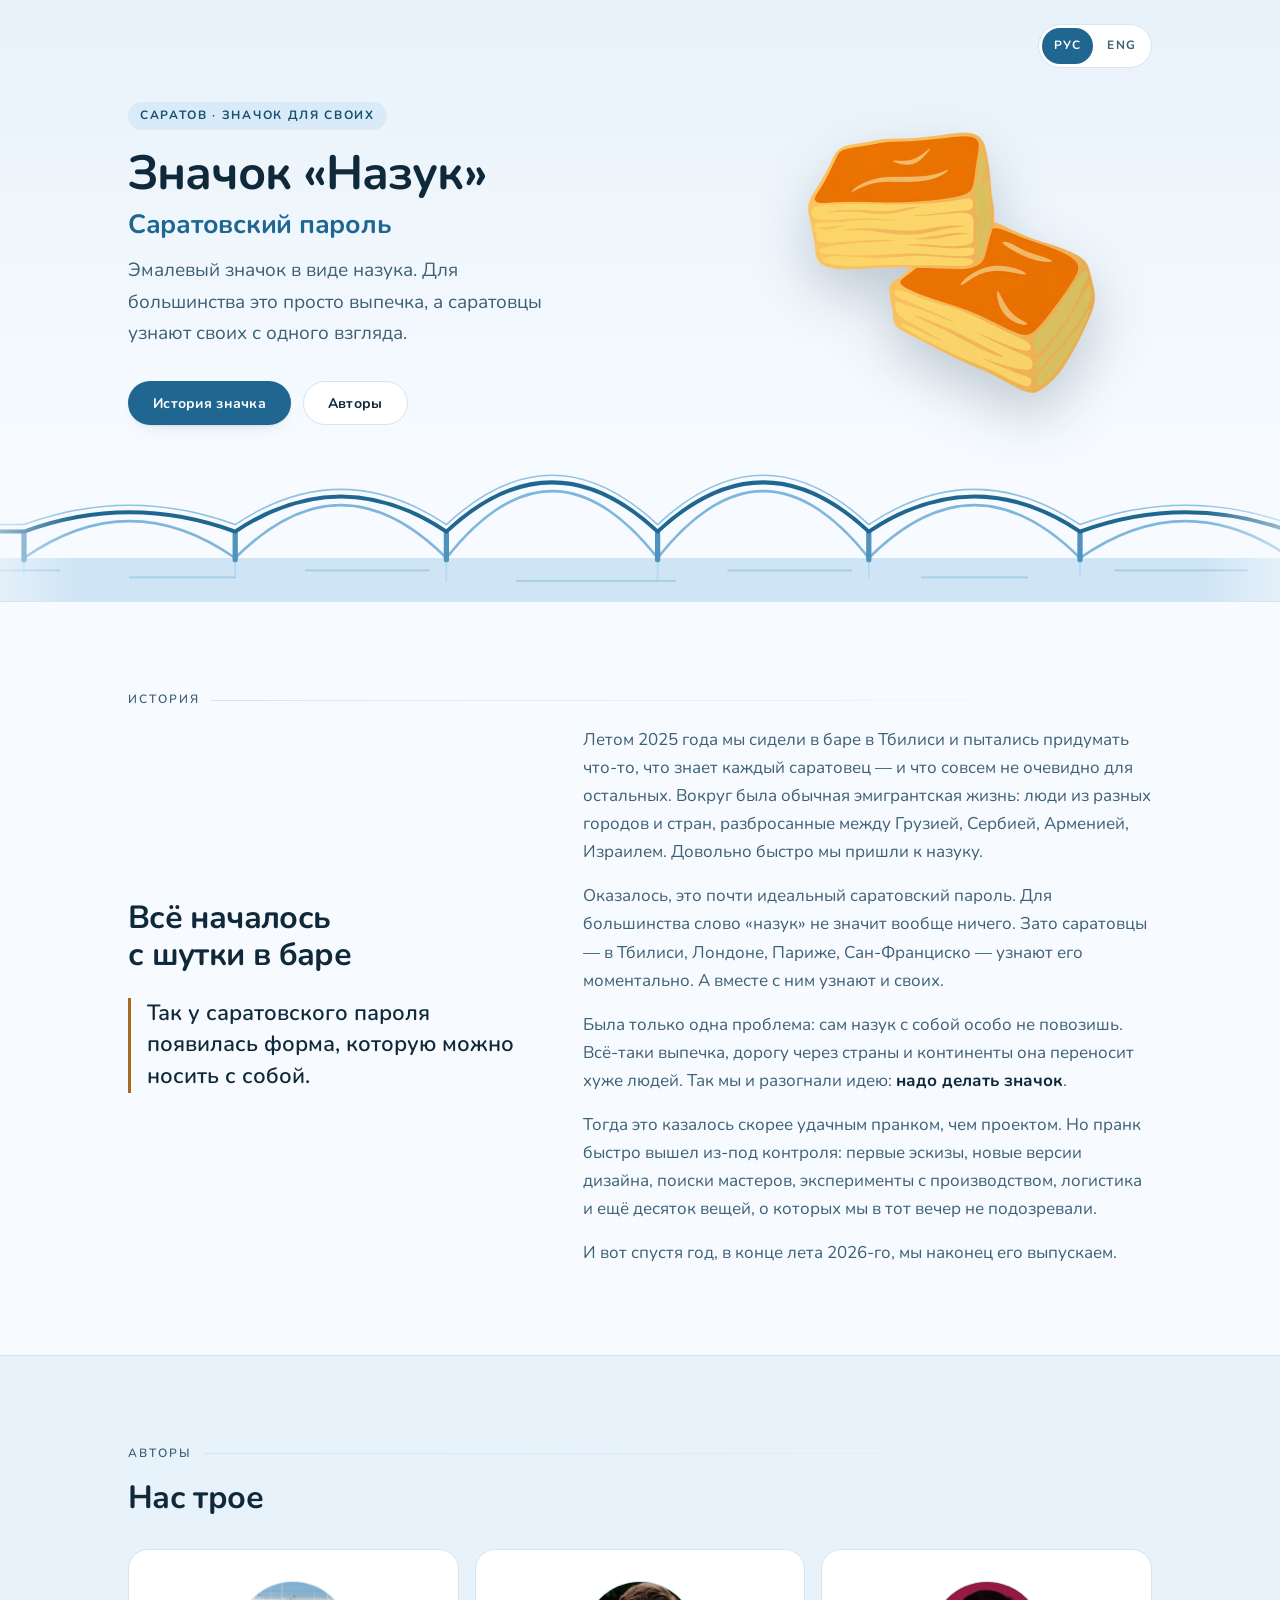
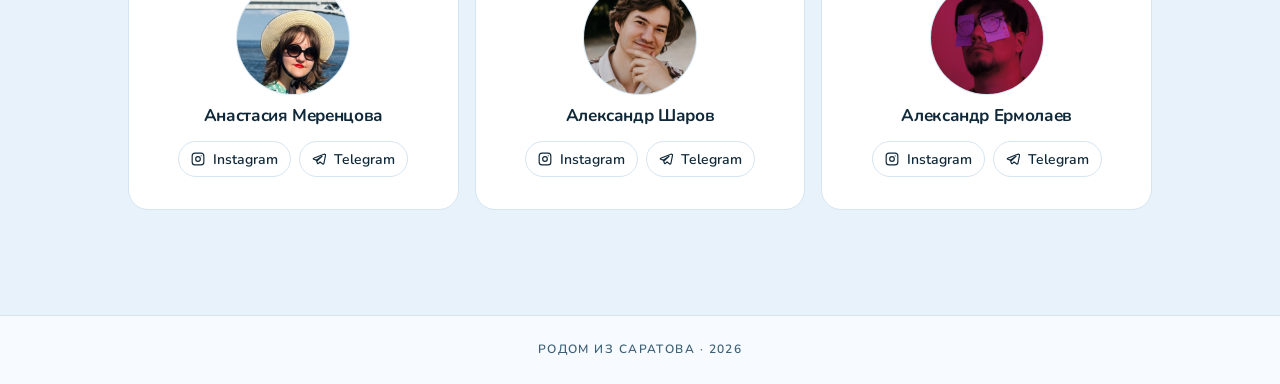
<file: drafts/v1-cold.html>
<!doctype html>
<html lang="ru">
<head>
<meta charset="utf-8">
<meta name="viewport" content="width=device-width, initial-scale=1">
<title>[черновик] Значок «Назук» — саратовский пароль</title>
<meta name="description" content="Эмалевый значок в виде назука: для большинства — просто выпечка, а саратовцы узнают своих с одного взгляда. История значка и его авторы.">
<meta name="robots" content="noindex, nofollow">


<link rel="icon" href="../assets/nazuk.png" type="image/png">
<link rel="apple-touch-icon" href="../assets/nazuk.png">
<meta name="theme-color" content="#e8f2fa">

<meta property="og:type" content="website">
<meta property="og:locale" content="ru_RU">
<meta property="og:locale:alternate" content="en_US">
<meta property="og:site_name" content="Значок «Назук»">
<meta property="og:url" content="https://kvendingoldo.github.io/nazook-pin/">
<meta property="og:title" content="Значок «Назук» — саратовский пароль">
<meta property="og:description" content="Для большинства — просто выпечка, а саратовцы узнают своих с одного взгляда.">
<meta property="og:image" content="https://kvendingoldo.github.io/nazook-pin/assets/nazuk.png">
<meta property="og:image:width" content="1254">
<meta property="og:image:height" content="1254">
<meta property="og:image:alt" content="Эмалевый значок «Назук» — два назука с золотистой корочкой">
<meta name="twitter:card" content="summary_large_image">

<link rel="preconnect" href="https://fonts.googleapis.com">
<link rel="preconnect" href="https://fonts.gstatic.com" crossorigin>
<link rel="stylesheet" href="https://fonts.googleapis.com/css2?family=Nunito:wght@400;600;700&display=swap">
<link rel="stylesheet" href="v1-cold.css">

</head>
<body>

<main>

  <!-- ================= ПЕРВЫЙ ЭКРАН ================= -->
  <section class="hero" aria-labelledby="hero-title">

    <div class="topbar">
      <div class="container topbar__inner">
        <nav class="lang" aria-label="Язык сайта">
          <a class="lang__option" href="../index.html" aria-current="page" lang="ru">Рус</a>
          <a class="lang__option" href="../en/index.html" lang="en" hreflang="en">Eng</a>
        </nav>
      </div>
    </div>

    <div class="container hero__grid">
      <div>
        <p><span class="badge">Саратов · значок для своих</span></p>

        <h1 class="hero__title" id="hero-title">
          Значок «Назук»
          <span class="hero__tagline">Саратовский пароль</span>
        </h1>

        <p class="hero__lead">
          Эмалевый значок в виде назука. Для большинства это просто выпечка,
          а саратовцы узнают своих с одного взгляда.
        </p>

        <div class="hero__actions">
          <a class="btn btn--primary" href="#story">История значка</a>
          <a class="btn btn--secondary" href="#authors">Авторы</a>
        </div>
      </div>

      <div class="hero__pin-wrap">
        <img class="hero__pin" src="../assets/nazuk.png" width="1254" height="1254"
             fetchpriority="high" decoding="async"
             alt="Эмалевый значок «Назук» — два назука с золотистой корочкой">
      </div>
    </div>

    <svg class="hero__bridge" viewBox="0 0 1600 200" preserveAspectRatio="xMidYMax slice" aria-hidden="true" focusable="false">
      <defs>
        <linearGradient id="bridge-fade" x1="0" y1="0" x2="1" y2="0">
          <stop offset="0%"   stop-color="#000"/>
          <stop offset="10%"  stop-color="#fff"/>
          <stop offset="90%"  stop-color="#fff"/>
          <stop offset="100%" stop-color="#000"/>
        </linearGradient>
        <mask id="bridge-edges"><rect width="1600" height="200" fill="url(#bridge-fade)"/></mask>
      </defs>

      <g mask="url(#bridge-edges)">
        <!-- Волга -->
        <rect x="0" y="150" width="1600" height="50" fill="var(--bridge-water)"/>

        <!-- пролётные арки -->
        <g fill="none" stroke="var(--bridge-arch)" stroke-width="3" stroke-linecap="round">
          <path d="M100 150Q220 66 340 150"/>
          <path d="M340 150Q460 30 580 150"/>
          <path d="M580 150Q700 -2 820 150"/>
          <path d="M820 150Q940 -2 1060 150"/>
          <path d="M1060 150Q1180 30 1300 150"/>
          <path d="M1300 150Q1420 66 1540 150"/>
        </g>

        <!-- опоры -->
        <g stroke="var(--bridge-pier)" stroke-width="6" stroke-linecap="round">
          <path d="M100 152v-30M340 152v-30M580 152v-30M820 152v-30M1060 152v-30M1300 152v-30M1540 152v-30"/>
        </g>
        <g stroke="var(--accent-soft)" stroke-width="4" stroke-linecap="round">
          <path d="M20 152v-32M1580 152v-32"/>
        </g>

        <!-- полотно с «горбами» -->
        <path d="M0 120H100Q220 76 340 120Q460 40 580 120Q700 8 820 120Q940 8 1060 120Q1180 40 1300 120Q1420 76 1540 120H1600"
              fill="none" stroke="var(--accent)" stroke-width="4.5" stroke-linejoin="round"/>
        <path d="M0 112H100Q220 68 340 112Q460 32 580 112Q700 0 820 112Q940 0 1060 112Q1180 32 1300 112Q1420 68 1540 112H1600"
              fill="none" stroke="var(--accent-soft)" stroke-width="1.8"/>

        <!-- отражение -->
        <g stroke="var(--accent-soft)" stroke-width="2" stroke-linecap="round" opacity=".7">
          <path d="M60 164h80M220 172h120M420 164h140M660 176h180M900 164h140M1120 172h120M1340 164h150"/>
          <path d="M100 154v14M340 154v18M580 154v22M820 154v22M1060 154v18M1300 154v14" opacity=".5"/>
        </g>
      </g>
    </svg>
  </section>

  <!-- ================= ИСТОРИЯ ================= -->
  <section class="section" id="story" aria-labelledby="story-title">
    <div class="container">
      <p class="eyebrow">История</p>

      <div class="story__grid">
        <div>
          <h2 class="story__heading" id="story-title">Всё началось с шутки в баре</h2>
          <blockquote class="quote story__quote">
            <p>Так у саратовского пароля появилась форма, которую можно носить с собой.</p>
          </blockquote>
        </div>

        <div class="story__body stack">
          <p>
            Летом 2025 года мы сидели в баре в Тбилиси и пытались придумать
            что-то, что знает каждый саратовец — и что совсем не очевидно
            для остальных. Вокруг была обычная эмигрантская жизнь: люди
            из разных городов и стран, разбросанные между Грузией, Сербией,
            Арменией, Израилем. Довольно быстро мы пришли к назуку.
          </p>
          <p>
            Оказалось, это почти идеальный саратовский пароль. Для большинства
            слово «назук» не значит вообще ничего. Зато саратовцы — в Тбилиси,
            Лондоне, Париже, Сан-Франциско — узнают его моментально.
            А вместе с ним узнают и своих.
          </p>
          <p>
            Была только одна проблема: сам назук с собой особо не повозишь.
            Всё-таки выпечка, дорогу через страны и континенты она переносит
            хуже людей. Так мы и разогнали идею: <strong>надо делать значок</strong>.
          </p>
          <p>
            Тогда это казалось скорее удачным пранком, чем проектом. Но пранк
            быстро вышел из-под контроля: первые эскизы, новые версии дизайна,
            поиски мастеров, эксперименты с производством, логистика и ещё
            десяток вещей, о которых мы в тот вечер не подозревали.
          </p>
          <p>
            И вот спустя год, в конце лета 2026-го, мы наконец его выпускаем.
          </p>
        </div>
      </div>
    </div>
  </section>

  <!-- ================= АВТОРЫ ================= -->
  <section class="section section--sunken" id="authors" aria-labelledby="authors-title">
    <div class="container">
      <p class="eyebrow">Авторы</p>
      <h2 class="authors__heading" id="authors-title">Нас трое</h2>

      <ul class="authors__list">

        <li class="card">
          <div class="avatar">
            <img src="../assets/nastya.jpg" alt="" width="600" height="600" loading="lazy">
          </div>
          <h3 class="card__name">Анастасия Меренцова</h3>
          <div class="card__links">
            <a class="chip" href="https://www.instagram.com/a_mellnik/" target="_blank" rel="noopener"
               aria-label="Instagram: Анастасия Меренцова">
              <svg viewBox="0 0 24 24" fill="none" stroke="currentColor" stroke-width="2" stroke-linecap="round" stroke-linejoin="round" aria-hidden="true"><rect x="2" y="2" width="20" height="20" rx="5"/><circle cx="12" cy="12" r="4"/><circle cx="17.5" cy="6.5" r="1" fill="currentColor" stroke="none"/></svg>
              Instagram
            </a>
            <a class="chip" href="https://t.me/a_mellnik" target="_blank" rel="noopener"
               aria-label="Telegram: Анастасия Меренцова">
              <svg viewBox="0 0 24 24" fill="none" stroke="currentColor" stroke-width="2" stroke-linecap="round" stroke-linejoin="round" aria-hidden="true"><path d="M21.5 3.5 2.8 10.6c-.9.3-.9 1.6.1 1.9l4.6 1.4 1.8 5.3c.3.8 1.3 1 1.9.4l2.6-2.5 4.6 3.4c.7.5 1.7.1 1.9-.7l3-14.4c.2-.9-.7-1.7-1.6-1.4z"/><path d="m7.5 13.9 9.6-6.6-7.8 7.6"/></svg>
              Telegram
            </a>
          </div>
        </li>

        <li class="card">
          <div class="avatar">
            <img src="../assets/sasha.jpg" alt="" width="600" height="600" loading="lazy">
          </div>
          <h3 class="card__name">Александр Шаров</h3>
          <div class="card__links">
            <a class="chip" href="https://www.instagram.com/kvendingoldo/" target="_blank" rel="noopener"
               aria-label="Instagram: Александр Шаров">
              <svg viewBox="0 0 24 24" fill="none" stroke="currentColor" stroke-width="2" stroke-linecap="round" stroke-linejoin="round" aria-hidden="true"><rect x="2" y="2" width="20" height="20" rx="5"/><circle cx="12" cy="12" r="4"/><circle cx="17.5" cy="6.5" r="1" fill="currentColor" stroke="none"/></svg>
              Instagram
            </a>
            <a class="chip" href="https://t.me/kvendingoldo" target="_blank" rel="noopener"
               aria-label="Telegram: Александр Шаров">
              <svg viewBox="0 0 24 24" fill="none" stroke="currentColor" stroke-width="2" stroke-linecap="round" stroke-linejoin="round" aria-hidden="true"><path d="M21.5 3.5 2.8 10.6c-.9.3-.9 1.6.1 1.9l4.6 1.4 1.8 5.3c.3.8 1.3 1 1.9.4l2.6-2.5 4.6 3.4c.7.5 1.7.1 1.9-.7l3-14.4c.2-.9-.7-1.7-1.6-1.4z"/><path d="m7.5 13.9 9.6-6.6-7.8 7.6"/></svg>
              Telegram
            </a>
          </div>
        </li>

        <li class="card">
          <div class="avatar">
            <img src="../assets/sanya.jpg" alt="" width="600" height="600"
                 loading="lazy" style="object-position: 50% 42%">
          </div>
          <h3 class="card__name">Александр Ермолаев</h3>
          <div class="card__links">
            <a class="chip" href="https://www.instagram.com/ermolaxe/" target="_blank" rel="noopener"
               aria-label="Instagram: Александр Ермолаев">
              <svg viewBox="0 0 24 24" fill="none" stroke="currentColor" stroke-width="2" stroke-linecap="round" stroke-linejoin="round" aria-hidden="true"><rect x="2" y="2" width="20" height="20" rx="5"/><circle cx="12" cy="12" r="4"/><circle cx="17.5" cy="6.5" r="1" fill="currentColor" stroke="none"/></svg>
              Instagram
            </a>
            <a class="chip" href="https://t.me/ermolaxe" target="_blank" rel="noopener"
               aria-label="Telegram: Александр Ермолаев">
              <svg viewBox="0 0 24 24" fill="none" stroke="currentColor" stroke-width="2" stroke-linecap="round" stroke-linejoin="round" aria-hidden="true"><path d="M21.5 3.5 2.8 10.6c-.9.3-.9 1.6.1 1.9l4.6 1.4 1.8 5.3c.3.8 1.3 1 1.9.4l2.6-2.5 4.6 3.4c.7.5 1.7.1 1.9-.7l3-14.4c.2-.9-.7-1.7-1.6-1.4z"/><path d="m7.5 13.9 9.6-6.6-7.8 7.6"/></svg>
              Telegram
            </a>
          </div>
        </li>

      </ul>
    </div>
  </section>

</main>

<footer class="footer">
  <p>Родом из Саратова · <span id="year">2026</span></p>
</footer>

<script type="application/ld+json">
{
  "@context": "https://schema.org",
  "@type": "Product",
  "name": "Значок «Назук»",
  "description": "Эмалевый значок в виде назука — опознавательный знак саратовцев: по нему земляки узнают друг друга в любом городе.",
  "image": "https://kvendingoldo.github.io/nazook-pin/assets/nazuk.png",
  "url": "https://kvendingoldo.github.io/nazook-pin/",
  "material": "Эмаль",
  "brand": { "@type": "Brand", "name": "Назук" },
  "inLanguage": "ru",
  "areaServed": { "@type": "City", "name": "Саратов" }
}
</script>

<script>document.getElementById('year').textContent = new Date().getFullYear();</script>

</body>
</html>
</file>
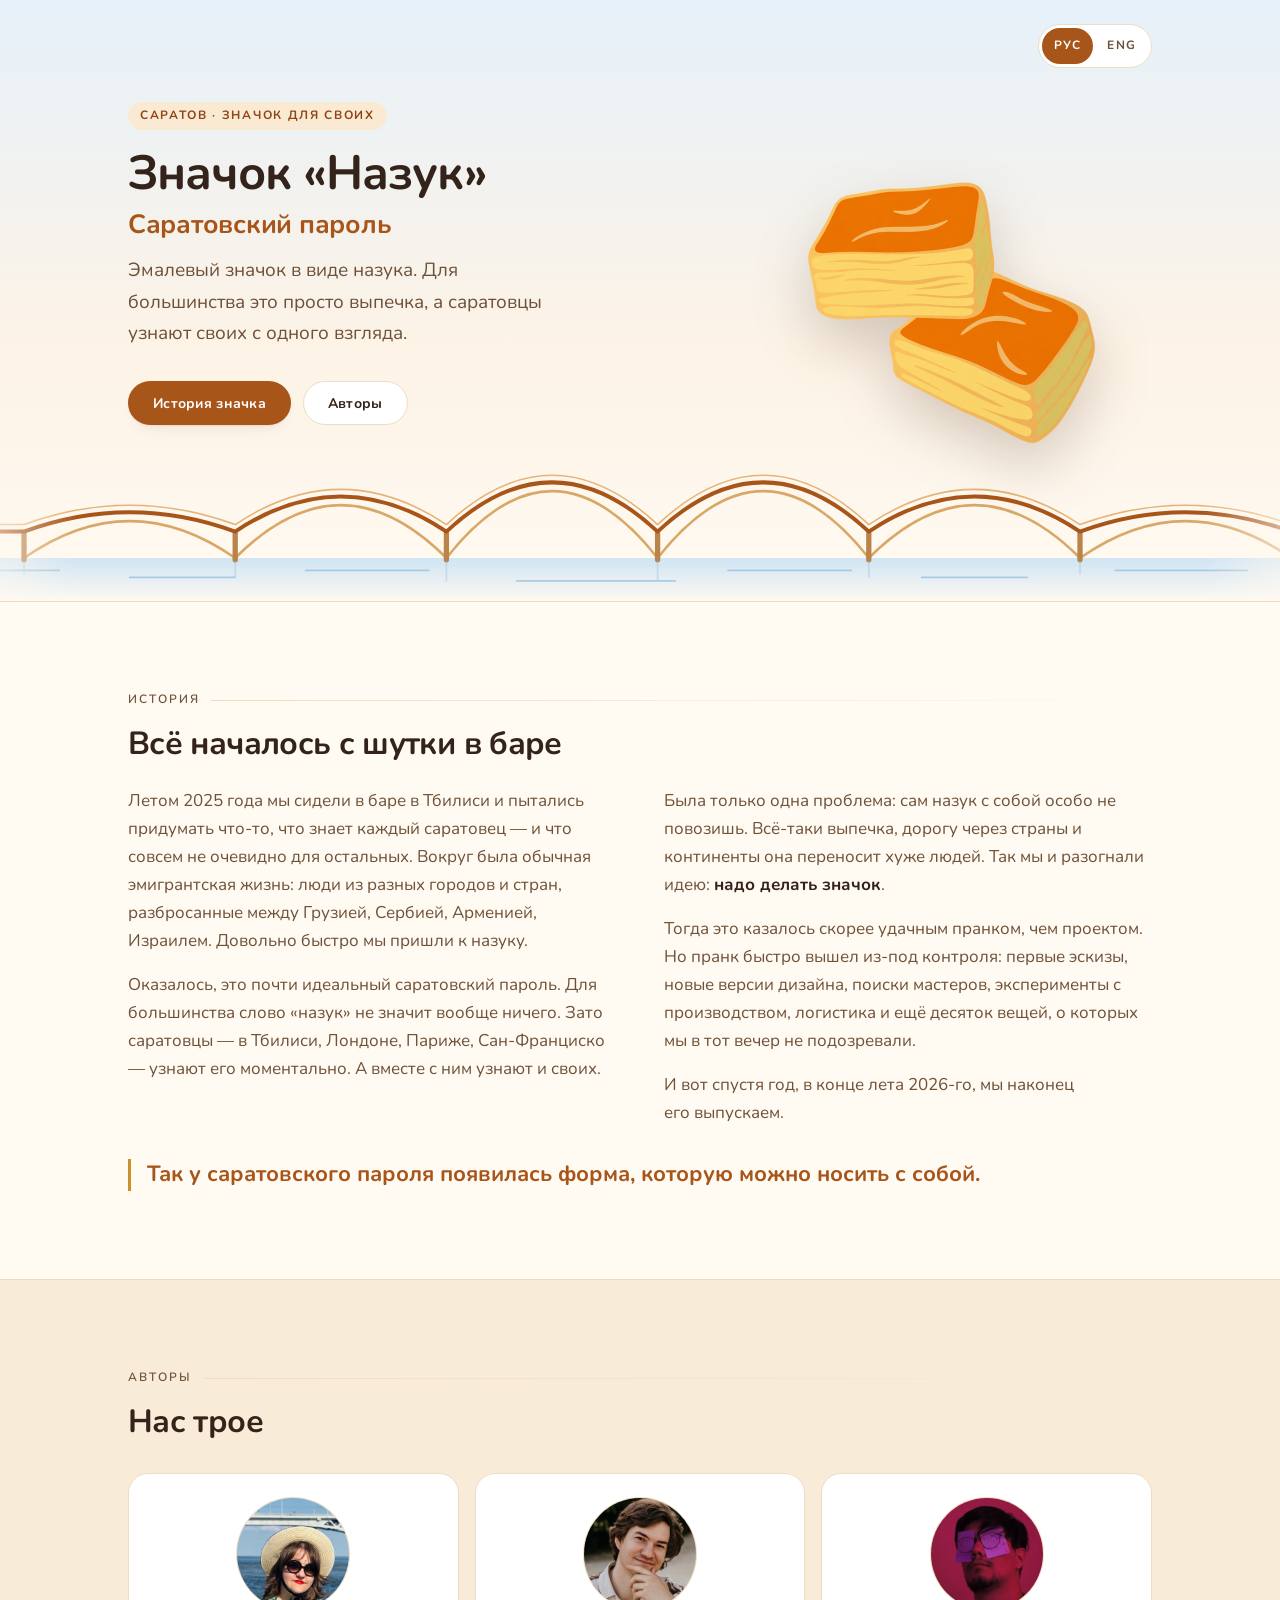
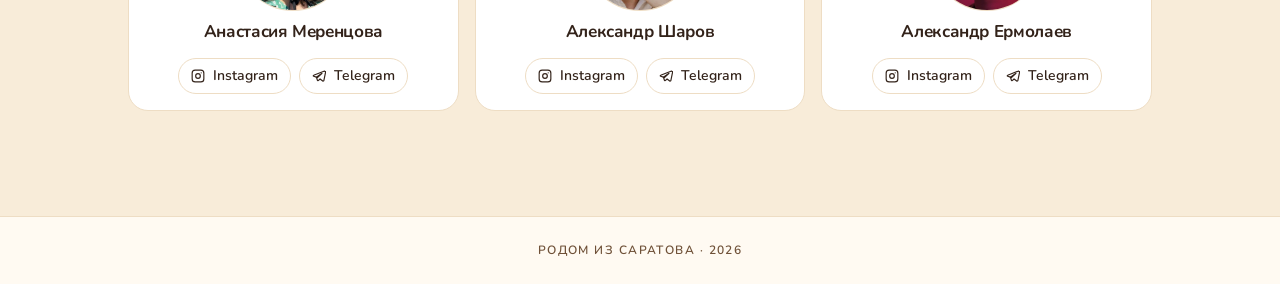
<file: drafts/v2-warm.html>
<!doctype html>
<html lang="ru">
<head>
<meta charset="utf-8">
<meta name="viewport" content="width=device-width, initial-scale=1">
<title>[черновик] Значок «Назук» — тёплый вариант оформления</title>
<meta name="description" content="Эмалевый значок в виде назука: для большинства — просто выпечка, а саратовцы узнают своих с одного взгляда. История значка и его авторы.">
<meta name="robots" content="noindex, nofollow">


<link rel="icon" href="../assets/nazuk.png" type="image/png">
<link rel="apple-touch-icon" href="../assets/nazuk.png">
<meta name="theme-color" content="#e6f1fa">

<meta property="og:type" content="website">
<meta property="og:locale" content="ru_RU">
<meta property="og:site_name" content="Значок «Назук»">
<meta property="og:title" content="Значок «Назук» — саратовский пароль">
<meta property="og:description" content="Для большинства — просто выпечка, а саратовцы узнают своих с одного взгляда.">
<meta property="og:image" content="https://kvendingoldo.github.io/nazook-pin/assets/nazuk.png">
<meta property="og:image:width" content="1254">
<meta property="og:image:height" content="1254">
<meta property="og:image:alt" content="Эмалевый значок «Назук» — два назука с золотистой корочкой">
<meta name="twitter:card" content="summary_large_image">

<link rel="preconnect" href="https://fonts.googleapis.com">
<link rel="preconnect" href="https://fonts.gstatic.com" crossorigin>
<link rel="stylesheet" href="https://fonts.googleapis.com/css2?family=Nunito:wght@400;600;700&display=swap">
<link rel="stylesheet" href="v2-warm.css">

</head>
<body>

<main>

  <!-- ================= ПЕРВЫЙ ЭКРАН ================= -->
  <section class="hero" aria-labelledby="hero-title">

    <div class="topbar">
      <div class="container topbar__inner">
        <nav class="lang" aria-label="Язык сайта">
          <a class="lang__option" href="../index.html" aria-current="page" lang="ru">Рус</a>
          <a class="lang__option" href="../en/index.html" lang="en" hreflang="en">Eng</a>
        </nav>
      </div>
    </div>

    <div class="container hero__grid">
      <div>
        <p><span class="badge">Саратов · значок для своих</span></p>

        <h1 class="hero__title" id="hero-title">
          Значок «Назук»
          <span class="hero__tagline">Саратовский пароль</span>
        </h1>

        <p class="hero__lead">
          Эмалевый значок в виде назука. Для большинства это просто выпечка,
          а саратовцы узнают своих с одного взгляда.
        </p>

        <div class="hero__actions">
          <a class="btn btn--primary" href="#story">История значка</a>
          <a class="btn btn--secondary" href="#authors">Авторы</a>
        </div>
      </div>

      <div class="hero__pin-wrap">
        <img class="hero__pin" src="../assets/nazuk.png" width="1254" height="1254"
             fetchpriority="high" decoding="async"
             alt="Эмалевый значок «Назук» — два назука с золотистой корочкой">
      </div>
    </div>

    <svg class="hero__bridge" viewBox="0 0 1600 200" preserveAspectRatio="xMidYMax slice" aria-hidden="true" focusable="false">
      <defs>
        <linearGradient id="bridge-fade" x1="0" y1="0" x2="1" y2="0">
          <stop offset="0%"   stop-color="#000"/>
          <stop offset="10%"  stop-color="#fff"/>
          <stop offset="90%"  stop-color="#fff"/>
          <stop offset="100%" stop-color="#000"/>
        </linearGradient>
        <mask id="bridge-edges"><rect width="1600" height="200" fill="url(#bridge-fade)"/></mask>
        <linearGradient id="water-depth" x1="0" y1="0" x2="0" y2="1">
          <stop offset="0%"   stop-color="var(--water)" stop-opacity="1"/>
          <stop offset="100%" stop-color="var(--water)" stop-opacity="0"/>
        </linearGradient>
      </defs>

      <g mask="url(#bridge-edges)">
        <!-- Волга -->
        <rect x="0" y="150" width="1600" height="50" fill="url(#water-depth)"/>

        <!-- пролётные арки -->
        <g fill="none" stroke="var(--bridge-arch)" stroke-width="3" stroke-linecap="round">
          <path d="M100 150Q220 66 340 150"/>
          <path d="M340 150Q460 30 580 150"/>
          <path d="M580 150Q700 -2 820 150"/>
          <path d="M820 150Q940 -2 1060 150"/>
          <path d="M1060 150Q1180 30 1300 150"/>
          <path d="M1300 150Q1420 66 1540 150"/>
        </g>

        <!-- опоры -->
        <g stroke="var(--bridge-pier)" stroke-width="6" stroke-linecap="round">
          <path d="M100 152v-30M340 152v-30M580 152v-30M820 152v-30M1060 152v-30M1300 152v-30M1540 152v-30"/>
        </g>
        <g stroke="var(--accent-soft)" stroke-width="4" stroke-linecap="round">
          <path d="M20 152v-32M1580 152v-32"/>
        </g>

        <!-- полотно с «горбами» -->
        <path d="M0 120H100Q220 76 340 120Q460 40 580 120Q700 8 820 120Q940 8 1060 120Q1180 40 1300 120Q1420 76 1540 120H1600"
              fill="none" stroke="var(--accent)" stroke-width="4.5" stroke-linejoin="round"/>
        <path d="M0 112H100Q220 68 340 112Q460 32 580 112Q700 0 820 112Q940 0 1060 112Q1180 32 1300 112Q1420 68 1540 112H1600"
              fill="none" stroke="var(--accent-soft)" stroke-width="1.8"/>

        <!-- отражение в воде -->
        <g stroke="var(--water-line)" stroke-width="2" stroke-linecap="round" opacity=".7">
          <path d="M60 164h80M220 172h120M420 164h140M660 176h180M900 164h140M1120 172h120M1340 164h150"/>
          <path d="M100 154v14M340 154v18M580 154v22M820 154v22M1060 154v18M1300 154v14" opacity=".5"/>
        </g>
      </g>
    </svg>
  </section>

  <!-- ================= ИСТОРИЯ ================= -->
  <section class="section" id="story" aria-labelledby="story-title">
    <div class="container">
      <p class="eyebrow">История</p>

      <div class="story__grid">
        <div>
          <h2 class="story__heading" id="story-title">Всё началось с шутки в баре</h2>
        </div>

        <div class="story__body stack">
          <p>
            Летом 2025 года мы сидели в баре в Тбилиси и пытались придумать
            что-то, что знает каждый саратовец — и что совсем не очевидно
            для остальных. Вокруг была обычная эмигрантская жизнь: люди
            из разных городов и стран, разбросанные между Грузией, Сербией,
            Арменией, Израилем. Довольно быстро мы пришли к назуку.
          </p>
          <p>
            Оказалось, это почти идеальный саратовский пароль. Для большинства
            слово «назук» не значит вообще ничего. Зато саратовцы — в Тбилиси,
            Лондоне, Париже, Сан-Франциско — узнают его моментально.
            А вместе с ним узнают и своих.
          </p>
          <p>
            Была только одна проблема: сам назук с собой особо не повозишь.
            Всё-таки выпечка, дорогу через страны и континенты она переносит
            хуже людей. Так мы и разогнали идею: <strong>надо делать значок</strong>.
          </p>
          <p>
            Тогда это казалось скорее удачным пранком, чем проектом. Но пранк
            быстро вышел из-под контроля: первые эскизы, новые версии дизайна,
            поиски мастеров, эксперименты с производством, логистика и ещё
            десяток вещей, о которых мы в тот вечер не подозревали.
          </p>
          <p>
            И вот спустя год, в конце лета 2026-го, мы наконец его выпускаем.
          </p>

        </div>

        <blockquote class="quote story__quote">
          <p>Так у саратовского пароля появилась форма, которую можно носить с собой.</p>
        </blockquote>
      </div>
    </div>
  </section>

  <!-- ================= АВТОРЫ ================= -->
  <section class="section section--sunken" id="authors" aria-labelledby="authors-title">
    <div class="container">
      <p class="eyebrow">Авторы</p>
      <h2 class="authors__heading" id="authors-title">Нас трое</h2>

      <ul class="authors__list">

        <li class="card">
          <div class="avatar">
            <img src="../assets/nastya.jpg" alt="" width="600" height="600" loading="lazy">
          </div>
          <h3 class="card__name">Анастасия Меренцова</h3>
          <div class="card__links">
            <a class="chip" href="https://www.instagram.com/a_mellnik/" target="_blank" rel="noopener"
               aria-label="Instagram: Анастасия Меренцова">
              <svg viewBox="0 0 24 24" fill="none" stroke="currentColor" stroke-width="2" stroke-linecap="round" stroke-linejoin="round" aria-hidden="true"><rect x="2" y="2" width="20" height="20" rx="5"/><circle cx="12" cy="12" r="4"/><circle cx="17.5" cy="6.5" r="1" fill="currentColor" stroke="none"/></svg>
              Instagram
            </a>
            <a class="chip" href="https://t.me/a_mellnik" target="_blank" rel="noopener"
               aria-label="Telegram: Анастасия Меренцова">
              <svg viewBox="0 0 24 24" fill="none" stroke="currentColor" stroke-width="2" stroke-linecap="round" stroke-linejoin="round" aria-hidden="true"><path d="M21.5 3.5 2.8 10.6c-.9.3-.9 1.6.1 1.9l4.6 1.4 1.8 5.3c.3.8 1.3 1 1.9.4l2.6-2.5 4.6 3.4c.7.5 1.7.1 1.9-.7l3-14.4c.2-.9-.7-1.7-1.6-1.4z"/><path d="m7.5 13.9 9.6-6.6-7.8 7.6"/></svg>
              Telegram
            </a>
          </div>
        </li>

        <li class="card">
          <div class="avatar">
            <img src="../assets/sasha.jpg" alt="" width="600" height="600" loading="lazy">
          </div>
          <h3 class="card__name">Александр Шаров</h3>
          <div class="card__links">
            <a class="chip" href="https://www.instagram.com/kvendingoldo/" target="_blank" rel="noopener"
               aria-label="Instagram: Александр Шаров">
              <svg viewBox="0 0 24 24" fill="none" stroke="currentColor" stroke-width="2" stroke-linecap="round" stroke-linejoin="round" aria-hidden="true"><rect x="2" y="2" width="20" height="20" rx="5"/><circle cx="12" cy="12" r="4"/><circle cx="17.5" cy="6.5" r="1" fill="currentColor" stroke="none"/></svg>
              Instagram
            </a>
            <a class="chip" href="https://t.me/kvendingoldo" target="_blank" rel="noopener"
               aria-label="Telegram: Александр Шаров">
              <svg viewBox="0 0 24 24" fill="none" stroke="currentColor" stroke-width="2" stroke-linecap="round" stroke-linejoin="round" aria-hidden="true"><path d="M21.5 3.5 2.8 10.6c-.9.3-.9 1.6.1 1.9l4.6 1.4 1.8 5.3c.3.8 1.3 1 1.9.4l2.6-2.5 4.6 3.4c.7.5 1.7.1 1.9-.7l3-14.4c.2-.9-.7-1.7-1.6-1.4z"/><path d="m7.5 13.9 9.6-6.6-7.8 7.6"/></svg>
              Telegram
            </a>
          </div>
        </li>

        <li class="card">
          <div class="avatar">
            <img src="../assets/sanya.jpg" alt="" width="600" height="600"
                 loading="lazy" style="object-position: 50% 42%">
          </div>
          <h3 class="card__name">Александр Ермолаев</h3>
          <div class="card__links">
            <a class="chip" href="https://www.instagram.com/ermolaxe/" target="_blank" rel="noopener"
               aria-label="Instagram: Александр Ермолаев">
              <svg viewBox="0 0 24 24" fill="none" stroke="currentColor" stroke-width="2" stroke-linecap="round" stroke-linejoin="round" aria-hidden="true"><rect x="2" y="2" width="20" height="20" rx="5"/><circle cx="12" cy="12" r="4"/><circle cx="17.5" cy="6.5" r="1" fill="currentColor" stroke="none"/></svg>
              Instagram
            </a>
            <a class="chip" href="https://t.me/ermolaxe" target="_blank" rel="noopener"
               aria-label="Telegram: Александр Ермолаев">
              <svg viewBox="0 0 24 24" fill="none" stroke="currentColor" stroke-width="2" stroke-linecap="round" stroke-linejoin="round" aria-hidden="true"><path d="M21.5 3.5 2.8 10.6c-.9.3-.9 1.6.1 1.9l4.6 1.4 1.8 5.3c.3.8 1.3 1 1.9.4l2.6-2.5 4.6 3.4c.7.5 1.7.1 1.9-.7l3-14.4c.2-.9-.7-1.7-1.6-1.4z"/><path d="m7.5 13.9 9.6-6.6-7.8 7.6"/></svg>
              Telegram
            </a>
          </div>
        </li>

      </ul>
    </div>
  </section>

</main>

<footer class="footer">
  <p>Родом из Саратова · <span id="year">2026</span></p>
</footer>

<script type="application/ld+json">
{
  "@context": "https://schema.org",
  "@type": "Product",
  "name": "Значок «Назук»",
  "description": "Эмалевый значок в виде назука — опознавательный знак саратовцев: по нему земляки узнают друг друга в любом городе.",
  "image": "https://kvendingoldo.github.io/nazook-pin/assets/nazuk.png",
  "url": "https://kvendingoldo.github.io/nazook-pin/",
  "material": "Эмаль",
  "brand": { "@type": "Brand", "name": "Назук" },
  "inLanguage": "ru",
  "areaServed": { "@type": "City", "name": "Саратов" }
}
</script>

<script>document.getElementById('year').textContent = new Date().getFullYear();</script>

</body>
</html>
</file>
<file: styles.css>
/* ============================================================
     DESIGN TOKENS
     ============================================================ */
  :root {
    /* --- surfaces & ink: тёплые поверхности --- */
    --surface-page:   #fffaf2;
    --surface-raised: #fffdf8;
    --surface-sunken: #f8ecd9;
    --surface-warm:   #f6e3c6;   /* карточка поддержки */

    --text-primary:   #33231a;
    --text-secondary: #6f5138;
    --text-inverse:   #ffffff;

    --border:         #eeddc4;
    --border-strong:  #ddbd92;

    /* --- акцент: тёмный цвет со значка --- */
    --accent:         #a8551a;   /* кнопки, ссылки, интерактив */
    --accent-hover:   #8f4513;
    --accent-tint:    #fbead3;   /* заливки, чипы, бейдж       */
    --accent-quote:   #c9922f;   /* полоса цитаты — корочка    */

    /* --- голубое: небо и Волга (только иллюстрация, не интерфейс) --- */
    --sky:            #e6f1fa;
    --water:          #cfe4f4;
    --water-line:     #8fbcdc;

    /* --- мост: тёплый силуэт над голубой водой --- */
    --bridge-arch:    #c98f4e;
    --bridge-pier:    #8a6034;
    --bridge-truss:   #b98a55;
    --lamp:           #e0912b;

    --shadow-rgb:     74 45 22;

    /* --- spacing scale (4px база) --- */
    --space-1: .25rem;
    --space-2: .5rem;
    --space-3: .75rem;
    --space-4: 1rem;
    --space-5: 1.5rem;
    --space-6: 2rem;
    --space-7: 3rem;

    /* --- type scale --- */
    --text-2xs:  .75rem;     /* 12 — надзаголовки, футер */
    --text-xs:   .875rem;    /* 14 — кнопки, чипы        */
    --text-base: 1.0625rem;  /* 17 — основной текст      */
    --text-md:   1.1875rem;  /* 19 — лид                 */
    --text-lg:   1.375rem;   /* 22 — крупный текст       */
    --text-xl:   clamp(1.5rem, 3vw, 2rem);       /* h2  */
    --text-2xl:  clamp(2.1rem, 4.4vw, 3rem);     /* h1  */

    /* --- radii --- */
    --radius-pill: 999px;

    /* --- elevation --- */
    --shadow-sm: 0 1px 2px rgb(var(--shadow-rgb) / .06),
                 0 8px 20px -14px rgb(var(--shadow-rgb) / .28);
    --shadow-md: 0 2px 4px rgb(var(--shadow-rgb) / .05),
                 0 20px 40px -24px rgb(var(--shadow-rgb) / .38);

    /* --- layout --- */
    --container: 68rem;                        /* 1088px */
    --gutter:    clamp(1.25rem, 5vw, 2rem);
    --section-y: clamp(3.5rem, 8vw, 5.5rem);

    /* --- motion --- */
    --ease:      cubic-bezier(.22, .61, .36, 1);
    --duration:  .2s;

    --font: "Nunito", ui-rounded, "SF Pro Rounded", -apple-system,
            BlinkMacSystemFont, "Segoe UI", Roboto, sans-serif;
  }

  /* ============================================================
     BASE
     ============================================================ */
  *, *::before, *::after { box-sizing: border-box; }

  html { scroll-behavior: smooth; }

  body {
    margin: 0;
    background: var(--surface-page);
    color: var(--text-primary);
    font-family: var(--font);
    font-size: var(--text-base);
    line-height: 1.65;
    -webkit-font-smoothing: antialiased;
  }

  h1, h2, h3 {
    margin: 0;
    font-weight: 700;
    line-height: 1.15;
    letter-spacing: -.02em;
    text-wrap: balance;
  }

  p { margin: 0; text-wrap: pretty; }

  img { display: block; max-width: 100%; height: auto; }

  a { color: var(--accent); }

  ::selection { background: var(--accent-tint); color: var(--text-primary); }

  :focus-visible {
    outline: 2px solid var(--accent);
    outline-offset: 2px;
  }

  /* ============================================================
     LAYOUT PRIMITIVES
     ============================================================ */
  .container {
    width: 100%;
    max-width: var(--container);
    margin-inline: auto;
    padding-inline: var(--gutter);
  }

  .section {
    padding-block: var(--section-y);
    scroll-margin-block-start: var(--space-6);
  }
  .section--sunken {
    background: var(--surface-sunken);
    border-block-start: 1px solid var(--border);
  }

  .stack > * + * { margin-block-start: var(--space-4); }

  /* ============================================================
     COMPONENTS
     ============================================================ */

  /* Надзаголовок секции */
  .eyebrow {
    display: flex;
    align-items: center;
    gap: var(--space-3);
    margin-block-end: var(--space-4);
    font-size: var(--text-2xs);
    font-weight: 600;
    letter-spacing: .16em;
    text-transform: uppercase;
    color: var(--text-secondary);
  }
  .eyebrow::after {
    content: "";
    flex: 1;
    height: 1px;
    background: linear-gradient(90deg, var(--border), transparent);
  }

  /* Бейдж первого экрана */
  .badge {
    display: inline-block;
    padding: var(--space-1) var(--space-3);
    border-radius: var(--radius-pill);
    background: var(--accent-tint);
    color: var(--accent-hover);
    font-size: var(--text-2xs);
    font-weight: 700;
    letter-spacing: .14em;
    text-transform: uppercase;
  }

  .badge--solid {
    background: var(--accent);
    color: var(--text-inverse);
    box-shadow: var(--shadow-sm);
  }

  /* Текстовая ссылка со стрелкой */
  .link-arrow {
    display: inline-flex;
    align-items: center;
    gap: var(--space-2);
    font-weight: 700;
    text-decoration-color: var(--border-strong);
    text-underline-offset: .25em;
  }
  .link-arrow:hover { color: var(--accent-hover); text-decoration-color: currentColor; }

  /* Верхняя панель: переключатель языка */
  .topbar {
    position: relative;
    z-index: 2;
    padding-block: var(--space-4) 0;
  }
  .topbar__inner { display: flex; justify-content: flex-end; }

  .lang {
    display: inline-flex;
    gap: 2px;
    padding: 3px;
    border: 1px solid var(--border);
    border-radius: var(--radius-pill);
    background: var(--surface-raised);
  }
  .lang__option {
    display: inline-flex;
    align-items: center;
    min-height: 2.25rem;
    padding-inline: var(--space-3);
    border-radius: var(--radius-pill);
    font-size: var(--text-2xs);
    font-weight: 700;
    letter-spacing: .1em;
    text-transform: uppercase;
    text-decoration: none;
    color: var(--text-secondary);
    transition: background var(--duration) var(--ease),
                color var(--duration) var(--ease);
  }
  .lang__option:hover { background: var(--accent-tint); color: var(--text-primary); }
  .lang__option[aria-current="page"] { background: var(--accent); color: var(--text-inverse); }

  /* Кнопки */
  .btn {
    display: inline-flex;
    align-items: center;
    justify-content: center;
    min-height: 2.75rem;                    /* 44px — touch target */
    padding-inline: var(--space-5);
    border: 1px solid transparent;
    border-radius: var(--radius-pill);
    font-family: inherit;
    font-size: var(--text-xs);
    font-weight: 700;
    letter-spacing: .02em;
    text-decoration: none;
    cursor: pointer;
    transition: background var(--duration) var(--ease),
                border-color var(--duration) var(--ease),
                color var(--duration) var(--ease),
                box-shadow var(--duration) var(--ease);
  }
  .btn--primary {
    background: var(--accent);
    color: var(--text-inverse);
    box-shadow: var(--shadow-sm);
  }
  .btn--primary:hover { background: var(--accent-hover); box-shadow: var(--shadow-md); }
  .btn--primary:active { background: var(--accent-hover); box-shadow: none; }

  .btn--secondary {
    background: var(--surface-raised);
    border-color: var(--border);
    color: var(--text-primary);
  }
  .btn--secondary:hover { border-color: var(--border-strong); background: var(--accent-tint); }
  .btn--secondary:active { background: var(--accent-tint); }

  /* Контактный чип */
  .chip {
    display: inline-flex;
    align-items: center;
    gap: var(--space-2);
    min-height: 2.25rem;
    padding: var(--space-1) var(--space-3);
    border: 1px solid transparent;
    border-radius: var(--radius-pill);
    background: transparent;
    color: var(--text-secondary);
    font-size: var(--text-xs);
    font-weight: 500;
    text-decoration: none;
    transition: background var(--duration) var(--ease),
                color var(--duration) var(--ease);
  }
  .chip:hover { background: var(--accent-tint); color: var(--accent-hover); }
  /* на тач-экранах цель меньше 44px недостижима пальцем */
  @media (pointer: coarse) {
    .chip { min-height: 2.75rem; }
  }
  .chip svg { width: 1.5em; height: 1.5em; flex: none; }

  /* Автор: портрет, имя, контакты — без «коробки», как и остальная страница */
  .author {
    display: flex;
    flex-direction: column;
    align-items: center;
    gap: var(--space-3);
    text-align: center;
  }

  .avatar {
    width: 9.5rem;
    height: 9.5rem;
    border-radius: 50%;
    overflow: hidden;
    background: var(--accent-tint);
    box-shadow: 0 0 0 4px var(--surface-sunken), 0 0 0 5px var(--border);
    transition: box-shadow var(--duration) var(--ease);
  }
  /* фотографии сняты в очень разном свете — лёгкая нормализация,
     чтобы портреты читались одним рядом */
  .avatar img {
    width: 100%;
    height: 100%;
    object-fit: cover;
    filter: saturate(.88) sepia(.09);
  }
  .avatar__img--sanya { object-position: 50% 42%; }
  /* кольцо реагирует только на реальную интерактивность — ссылки, в том числе с клавиатуры */
  .author:focus-within .avatar,
  .author:has(.author__links a:hover) .avatar {
    box-shadow: 0 0 0 4px var(--surface-sunken), 0 0 0 5px var(--accent-quote);
  }

  .author__name { font-size: var(--text-base); }

  .author__links {
    display: flex;
    flex-wrap: wrap;
    justify-content: center;
    gap: var(--space-2);
    /* имя может переноситься на две строки — контакты прижаты к низу карточки,
       чтобы в ряду иконки стояли на одной линии */
    margin-block-start: auto;
    padding-block-start: var(--space-1);
  }

  /* Закрывающая строка истории: точка в конце рассказа, а не врезка */
  .story__closing {
    max-width: 44ch;
    margin: var(--space-7) auto 0;
    padding-block-start: var(--space-6);
    border-block-start: 1px solid var(--border);
    font-size: var(--text-lg);
    font-weight: 700;
    line-height: 1.4;
    text-align: center;
    text-wrap: balance;
    color: var(--accent);
  }

  /* ============================================================
     SECTIONS
     ============================================================ */

  /* --- Первый экран --- */
  .hero {
    position: relative;
    padding-block-start: var(--space-2);
    background: linear-gradient(180deg, var(--sky) 0%, #fdf3e6 58%, var(--surface-page) 100%);
    border-block-end: 1px solid var(--border);
    overflow: hidden;
  }
  .hero__grid {
    position: relative;
    z-index: 1;
    display: grid;
    grid-template-columns: minmax(0, 7fr) minmax(0, 5fr);
    align-items: center;
    gap: var(--space-7);
    padding-block-start: var(--space-6);
    padding-block-end: clamp(9rem, 21vw, 15rem);
  }
  .hero__title {
    margin-block: var(--space-4) var(--space-4);
    font-size: var(--text-2xl);
  }
  .hero__tagline {
    display: block;
    margin-block-start: var(--space-2);
    font-size: .55em;
    font-weight: 700;
    color: var(--accent);
    letter-spacing: -.01em;
  }
  .hero__lead {
    max-width: 38ch;
    font-size: var(--text-md);
    color: var(--text-secondary);
  }
  .hero__actions {
    display: flex;
    flex-wrap: wrap;
    gap: var(--space-3);
    margin-block-start: var(--space-6);
  }

  .hero__pin-wrap { align-self: end; }
  .hero__pin {
    width: min(20rem, 100%);
    margin-block-end: calc(var(--space-7) * -1);
    margin-inline: auto;
    filter: drop-shadow(0 1.5rem 1.75rem rgb(var(--shadow-rgb) / .22));
    animation: float 8s ease-in-out infinite;
  }
  @keyframes float {
    from, to { transform: translateY(0); }
    50%      { transform: translateY(-.75rem); }
  }

  /* Мост — иллюстрация, а не декор: держит нижнюю кромку экрана */
  .hero__bridge {
    position: absolute;
    inset-inline: 0;
    inset-block-end: -1px;
    width: 100%;
    height: clamp(9rem, 23vw, 18rem);
    pointer-events: none;
  }

  /* --- История --- */
  /* Раскладка в две колонки: блок занимает полосу целиком */
  .story__grid { display: block; }

  .story__heading {
    max-width: 24ch;
    margin-block-end: var(--space-5);
    font-size: var(--text-xl);
  }

  .story__body {
    columns: 2;
    column-gap: var(--space-7);
    color: var(--text-secondary);
  }
  .story__body > p { break-inside: avoid; }
  .story__body strong { color: var(--text-primary); font-weight: 700; }


  /* --- Как получить: заголовок и текст делят полосу, без пустого правого поля --- */
  .get__grid {
    display: grid;
    grid-template-columns: minmax(0, 5fr) minmax(0, 7fr);
    gap: var(--space-5) var(--space-7);
    align-items: baseline;
  }
  .get__heading { font-size: var(--text-xl); max-width: 16ch; }
  .get__text { color: var(--text-secondary); }

  .get__action { margin-block-start: var(--space-4); }

  /* --- Поддержать: единственный яркий центр полосы. Тёплая карточка,
     иллюстрация — её часть, бейдж тиража над заголовком --- */
  .support {
    display: grid;
    grid-template-columns: minmax(0, 5fr) minmax(0, 7fr);
    align-items: center;
    gap: var(--space-6) var(--space-7);
    padding: clamp(2rem, 4vw, 3.25rem);
    border-radius: 1.75rem;
    background: var(--surface-warm);
  }
  .support__figure {
    position: relative;
    justify-self: center;
    width: min(19.5rem, 100%);
    /* тень живёт на обёртке: filter и transform на одном элементе WebKit иногда
       растрирует по прямоугольнику слоя — тогда у значка видны квадратные края */
    filter: drop-shadow(0 1rem 1.5rem rgb(var(--shadow-rgb) / .22));
  }
  /* штамп тиража — оттиск на готовой партии, поэтому чуть завален */
  .support__stamp {
    position: absolute;
    inset-block-end: 10%;
    inset-inline-start: 0;
    box-shadow: none;
    transform: rotate(-8deg);
  }
  .support__pin { transform: rotate(-5deg); }

  .support__body { min-width: 0; }
  .support__heading { font-size: var(--text-xl); }
  .support__text {
    margin-block-start: var(--space-4);
    max-width: 52ch;
    color: var(--text-secondary);
    text-wrap: pretty;
  }
  /* punchline — единственная акцентная строка блока */
  .support__kicker {
    max-width: 44ch;
    margin-block-start: var(--space-6);
    font-size: var(--text-lg);
    font-weight: 700;
    line-height: 1.4;
    color: var(--accent);
    text-wrap: balance;
  }

  /* вторая секция той же полосы: без повторной линии сверху */
  #get { padding-block-end: var(--space-6); }
  /* карточке нужен воздух больше обычного, но не провал: она объект, а не абзац */
  #donate { padding-block-end: clamp(3.5rem, 6vw, 4.5rem); }
  .section--joined { border-block-start: 0; padding-block-start: 0; }

  /* --- Авторы --- */
  .authors__list {
    display: grid;
    grid-template-columns: repeat(4, minmax(0, 1fr));
    gap: var(--space-6) var(--space-7);
    /* уже контейнера: команда должна читаться группой, а не точками в ряду */
    max-width: 54rem;
    margin-inline: auto;
    margin-block-start: var(--space-5);
    padding: 0;
    list-style: none;
  }

  /* --- Футер --- */
  .footer {
    padding-block: var(--space-5);
    border-block-start: 1px solid var(--border);
    text-align: center;
    font-size: var(--text-2xs);
    font-weight: 600;
    letter-spacing: .12em;
    text-transform: uppercase;
    color: var(--text-secondary);
  }
  .footer__link {
    margin-block-end: var(--space-2);
    font-size: var(--text-xs);
    letter-spacing: normal;
    text-transform: none;
  }

  /* ============================================================
     RESPONSIVE — композиция, а не сжатие
     ============================================================ */

  /* Планшет: значок уступает место тексту, история в одну колонку */
  @media (max-width: 60rem) {
    /* одна колонка — но не во всю ширину: длина строки остаётся читаемой */
    .story__body { columns: 1; max-width: 62ch; }
    .get__grid { grid-template-columns: minmax(0, 1fr); gap: var(--space-3); }
    .get__heading { max-width: 24ch; }
    .get__text { max-width: 62ch; }
    /* карточка в одну колонку: значок сверху, текст под ним */
    .support { grid-template-columns: minmax(0, 1fr); gap: var(--space-5); }
    /* значок по центру: в одну колонку он читается как иллюстрация к блоку */
    .support__figure { justify-self: center; width: min(13rem, 72%); }
    /* штамп уменьшается вместе с иллюстрацией, иначе перекрывает её целиком */
    .support__stamp {
      inset-inline-start: 4%;
      padding: 3px var(--space-2);
      font-size: .6875rem;
      letter-spacing: .1em;
    }
    .support__text, .support__kicker { max-width: 62ch; }
    .hero__grid { gap: var(--space-5); padding-block-end: clamp(8rem, 30vw, 15rem); }
    .hero__bridge { height: clamp(8rem, 26vw, 15rem); }
    .hero__pin  { width: min(15rem, 100%); }
    .authors__list { grid-template-columns: repeat(2, minmax(0, 1fr)); max-width: 30rem; }
  }

  /* Мобильный: значок над заголовком, действия на всю ширину */
  @media (max-width: 44rem) {
    .hero__grid {
      grid-template-columns: minmax(0, 1fr);
      justify-items: center;
      text-align: center;
      padding-block-end: clamp(9rem, 40vw, 13rem);
    }
    /* на узком экране лента моста выше: иначе от иллюстрации остаются
       только оголовки опор (сама графика не меняется — только её размер) */
    .hero__bridge { height: clamp(10rem, 42vw, 14rem); }
    .hero__pin-wrap { order: -1; }
    .hero__pin { width: min(11rem, 60%); }
    .hero__lead { margin-inline: auto; }
    .hero__actions { width: 100%; flex-direction: column; align-items: stretch; }
    .hero__actions .btn { width: 100%; }
    .support { padding: var(--space-5); }
    .authors__list { grid-template-columns: minmax(0, 1fr); max-width: 22rem; }
    .chip { padding-inline: var(--space-2); }
    .author {
      display: grid;
      grid-template-columns: auto minmax(0, 1fr);
      grid-template-areas:
        "avatar name"
        "avatar links";
      align-items: center;
      column-gap: var(--space-4);
      row-gap: var(--space-2);
      text-align: start;
    }
    .avatar { grid-area: avatar; width: 5.5rem; height: 5.5rem; }
    .author__name { grid-area: name; }
    .author__links { grid-area: links; justify-content: flex-start; margin-block-start: 0; padding-block-start: 0; }
  }

  @media (prefers-reduced-motion: reduce) {
    html { scroll-behavior: auto; }
    .hero__pin { animation: none; }
    *, *::before, *::after { transition-duration: .01ms !important; }
  }
</file>
<file: drafts/v1-cold.css>
/* ============================================================
     DESIGN TOKENS
     ============================================================ */
  :root {
    /* --- surfaces & ink: три поверхности, не больше --- */
    --surface-page:   #f7fbff;
    --surface-raised: #ffffff;
    --surface-sunken: #e8f2fa;

    --text-primary:   #10293a;
    --text-secondary: #3d6076;
    --text-inverse:   #ffffff;

    --border:         #d5e5f1;
    --border-strong:  #b3d3e8;

    /* --- accents: один интерактивный синий + два оттенка --- */
    --accent:         #1f6690;   /* интерактив, тексты на светлом  */
    --accent-hover:   #17506f;
    --accent-soft:    #8fc2e2;   /* линии, иллюстрация            */
    --accent-tint:    #d9ebf8;   /* заливки, чипы                 */
    --accent-quote:   #a8681d;   /* тёплый акцент цитаты (назук)  */

    /* --- иллюстрация моста (производные от палитры) --- */
    --bridge-water:   #cfe4f4;
    --bridge-arch:    #7fb6db;
    --bridge-pier:    #4f92bd;

    --shadow-rgb:     16 41 58;

    /* --- spacing scale (4px база) --- */
    --space-1: .25rem;
    --space-2: .5rem;
    --space-3: .75rem;
    --space-4: 1rem;
    --space-5: 1.5rem;
    --space-6: 2rem;
    --space-7: 3rem;
    --space-8: 4rem;

    /* --- type scale --- */
    --text-2xs:  .75rem;     /* 12 — надзаголовки, футер */
    --text-xs:   .875rem;    /* 14 — кнопки, чипы        */
    --text-sm:   .9375rem;   /* 15 — подписи             */
    --text-base: 1.0625rem;  /* 17 — основной текст      */
    --text-md:   1.1875rem;  /* 19 — лид                 */
    --text-lg:   1.375rem;   /* 22 — цитата              */
    --text-xl:   clamp(1.5rem, 3vw, 2rem);       /* h2  */
    --text-2xl:  clamp(2.1rem, 4.4vw, 3rem);     /* h1  */

    /* --- radii --- */
    --radius-sm:   .5rem;
    --radius-md:   .875rem;
    --radius-lg:   1.25rem;
    --radius-pill: 999px;

    /* --- elevation --- */
    --shadow-sm: 0 1px 2px rgb(var(--shadow-rgb) / .06),
                 0 8px 20px -14px rgb(var(--shadow-rgb) / .28);
    --shadow-md: 0 2px 4px rgb(var(--shadow-rgb) / .05),
                 0 20px 40px -24px rgb(var(--shadow-rgb) / .38);

    /* --- layout --- */
    --container: 68rem;                        /* 1088px */
    --gutter:    clamp(1.25rem, 5vw, 2rem);
    --section-y: clamp(3.5rem, 8vw, 5.5rem);

    /* --- motion --- */
    --ease:      cubic-bezier(.22, .61, .36, 1);
    --duration:  .2s;

    --font: "Nunito", ui-rounded, "SF Pro Rounded", -apple-system,
            BlinkMacSystemFont, "Segoe UI", Roboto, sans-serif;
  }

  /* ============================================================
     BASE
     ============================================================ */
  *, *::before, *::after { box-sizing: border-box; }

  html { scroll-behavior: smooth; }

  body {
    margin: 0;
    background: var(--surface-page);
    color: var(--text-primary);
    font-family: var(--font);
    font-size: var(--text-base);
    line-height: 1.65;
    -webkit-font-smoothing: antialiased;
  }

  h1, h2, h3 {
    margin: 0;
    font-weight: 700;
    line-height: 1.15;
    letter-spacing: -.02em;
    text-wrap: balance;
  }

  p { margin: 0; text-wrap: pretty; }

  img { display: block; max-width: 100%; height: auto; }

  a { color: var(--accent); }

  :focus-visible {
    outline: 2px solid var(--accent);
    outline-offset: 2px;
  }

  /* ============================================================
     LAYOUT PRIMITIVES
     ============================================================ */
  .container {
    width: 100%;
    max-width: var(--container);
    margin-inline: auto;
    padding-inline: var(--gutter);
  }

  .section { padding-block: var(--section-y); }
  .section--sunken {
    background: var(--surface-sunken);
    border-block-start: 1px solid var(--border);
  }

  .stack > * + * { margin-block-start: var(--space-4); }

  /* ============================================================
     COMPONENTS
     ============================================================ */

  /* Надзаголовок секции */
  .eyebrow {
    display: flex;
    align-items: center;
    gap: var(--space-3);
    margin-block-end: var(--space-4);
    font-size: var(--text-2xs);
    font-weight: 600;
    letter-spacing: .16em;
    text-transform: uppercase;
    color: var(--text-secondary);
  }
  .eyebrow::after {
    content: "";
    flex: 1;
    height: 1px;
    background: linear-gradient(90deg, var(--border), transparent);
  }

  /* Бейдж первого экрана */
  .badge {
    display: inline-block;
    padding: var(--space-1) var(--space-3);
    border-radius: var(--radius-pill);
    background: var(--accent-tint);
    color: var(--accent-hover);
    font-size: var(--text-2xs);
    font-weight: 700;
    letter-spacing: .14em;
    text-transform: uppercase;
  }

  /* Верхняя панель: переключатель языка */
  .topbar {
    position: relative;
    z-index: 2;
    padding-block: var(--space-4) 0;
  }
  .topbar__inner { display: flex; justify-content: flex-end; }

  .lang {
    display: inline-flex;
    gap: 2px;
    padding: 3px;
    border: 1px solid var(--border);
    border-radius: var(--radius-pill);
    background: var(--surface-raised);
  }
  .lang__option {
    display: inline-flex;
    align-items: center;
    min-height: 2.25rem;
    padding-inline: var(--space-3);
    border-radius: var(--radius-pill);
    font-size: var(--text-2xs);
    font-weight: 700;
    letter-spacing: .1em;
    text-transform: uppercase;
    text-decoration: none;
    color: var(--text-secondary);
    transition: background var(--duration) var(--ease),
                color var(--duration) var(--ease);
  }
  .lang__option:hover { background: var(--accent-tint); color: var(--text-primary); }
  .lang__option[aria-current="page"] { background: var(--accent); color: var(--text-inverse); }

  /* Кнопки */
  .btn {
    display: inline-flex;
    align-items: center;
    justify-content: center;
    min-height: 2.75rem;                    /* 44px — touch target */
    padding-inline: var(--space-5);
    border: 1px solid transparent;
    border-radius: var(--radius-pill);
    font-family: inherit;
    font-size: var(--text-xs);
    font-weight: 700;
    letter-spacing: .02em;
    text-decoration: none;
    cursor: pointer;
    transition: background var(--duration) var(--ease),
                border-color var(--duration) var(--ease),
                color var(--duration) var(--ease),
                box-shadow var(--duration) var(--ease);
  }
  .btn--primary {
    background: var(--accent);
    color: var(--text-inverse);
    box-shadow: var(--shadow-sm);
  }
  .btn--primary:hover { background: var(--accent-hover); box-shadow: var(--shadow-md); }
  .btn--primary:active { background: var(--accent-hover); box-shadow: none; }

  .btn--secondary {
    background: var(--surface-raised);
    border-color: var(--border);
    color: var(--text-primary);
  }
  .btn--secondary:hover { border-color: var(--border-strong); background: var(--accent-tint); }
  .btn--secondary:active { background: var(--accent-tint); }

  /* Контактный чип */
  .chip {
    display: inline-flex;
    align-items: center;
    gap: var(--space-2);
    min-height: 2.25rem;
    padding: var(--space-1) var(--space-3);
    border: 1px solid var(--border);
    border-radius: var(--radius-pill);
    background: var(--surface-raised);
    color: var(--text-primary);
    font-size: var(--text-xs);
    font-weight: 600;
    text-decoration: none;
    transition: background var(--duration) var(--ease),
                border-color var(--duration) var(--ease),
                color var(--duration) var(--ease);
  }
  .chip:hover { background: var(--accent); border-color: var(--accent); color: var(--text-inverse); }
  .chip svg { width: 1em; height: 1em; flex: none; }

  /* Карточка автора */
  .card {
    display: flex;
    flex-direction: column;
    align-items: center;
    gap: var(--space-3);
    padding: var(--space-6) var(--space-5);
    background: var(--surface-raised);
    border: 1px solid var(--border);
    border-radius: var(--radius-lg);
    text-align: center;
    transition: border-color var(--duration) var(--ease),
                box-shadow var(--duration) var(--ease);
  }
  .card:hover { border-color: var(--border-strong); box-shadow: var(--shadow-sm); }

  .avatar {
    width: 7rem;
    height: 7rem;
    border-radius: 50%;
    overflow: hidden;
    background: var(--accent-tint);
    box-shadow: 0 0 0 1px var(--border);
  }
  .avatar img { width: 100%; height: 100%; object-fit: cover; }

  .card__name { font-size: var(--text-base); }

  .card__links {
    display: flex;
    flex-wrap: wrap;
    justify-content: center;
    gap: var(--space-2);
    margin-block-start: var(--space-1);
  }

  /* Цитата */
  .quote {
    margin: 0;
    padding-inline-start: var(--space-4);
    border-inline-start: 3px solid var(--accent-quote);
    font-size: var(--text-lg);
    font-weight: 600;
    line-height: 1.45;
    color: var(--text-primary);
  }

  /* ============================================================
     SECTIONS
     ============================================================ */

  /* --- Первый экран --- */
  .hero {
    position: relative;
    padding-block-start: var(--space-2);
    background: linear-gradient(180deg, var(--surface-sunken), var(--surface-page) 78%);
    border-block-end: 1px solid var(--border);
    overflow: hidden;
  }
  .hero__grid {
    position: relative;
    z-index: 1;
    display: grid;
    grid-template-columns: minmax(0, 7fr) minmax(0, 5fr);
    align-items: center;
    gap: var(--space-7);
    padding-block-start: var(--space-6);
    padding-block-end: clamp(6rem, 17vw, 11rem);
  }
  .hero__title {
    margin-block: var(--space-4) var(--space-4);
    font-size: var(--text-2xl);
  }
  .hero__tagline {
    display: block;
    margin-block-start: var(--space-2);
    font-size: .55em;
    font-weight: 700;
    color: var(--accent);
    letter-spacing: -.01em;
  }
  .hero__lead {
    max-width: 38ch;
    font-size: var(--text-md);
    color: var(--text-secondary);
  }
  .hero__actions {
    display: flex;
    flex-wrap: wrap;
    gap: var(--space-3);
    margin-block-start: var(--space-6);
  }

  .hero__pin {
    width: min(20rem, 100%);
    margin-inline: auto;
    filter: drop-shadow(0 1.5rem 1.75rem rgb(var(--shadow-rgb) / .22));
    animation: float 8s ease-in-out infinite;
  }
  @keyframes float {
    from, to { transform: translateY(0); }
    50%      { transform: translateY(-.75rem); }
  }

  /* Мост — иллюстрация, а не декор: держит нижнюю кромку экрана */
  .hero__bridge {
    position: absolute;
    inset-inline: 0;
    inset-block-end: -1px;
    width: 100%;
    height: clamp(4.5rem, 14vw, 11rem);
    pointer-events: none;
  }

  /* --- История --- */
  .story__grid {
    display: grid;
    grid-template-columns: minmax(0, 5fr) minmax(0, 7fr);
    gap: var(--space-5) var(--space-7);
    align-items: center;
  }
  .story__heading { font-size: var(--text-xl); max-width: 15ch; }
  .story__quote { margin-block-start: var(--space-5); }
  .story__body { color: var(--text-secondary); }
  .story__body strong { color: var(--text-primary); font-weight: 700; }

  /* --- Авторы --- */
  .authors__heading { font-size: var(--text-xl); }
  .authors__list {
    display: grid;
    grid-template-columns: repeat(3, minmax(0, 1fr));
    gap: var(--space-4);
    margin-block-start: var(--space-6);
    padding: 0;
    list-style: none;
  }

  /* --- Футер --- */
  .footer {
    padding-block: var(--space-5);
    border-block-start: 1px solid var(--border);
    text-align: center;
    font-size: var(--text-2xs);
    font-weight: 600;
    letter-spacing: .12em;
    text-transform: uppercase;
    color: var(--text-secondary);
  }

  /* ============================================================
     RESPONSIVE — композиция, а не сжатие
     ============================================================ */

  /* Планшет: значок уступает место тексту, история в одну колонку */
  @media (max-width: 60rem) {
    .hero__grid { gap: var(--space-5); }
    .hero__pin  { width: min(15rem, 100%); }
    .story__grid { grid-template-columns: minmax(0, 1fr); gap: var(--space-5); }
    .story__heading { max-width: 24ch; }
    .story__quote { margin-block-start: var(--space-4); }
  }

  /* Мобильный: значок над заголовком, действия на всю ширину */
  @media (max-width: 44rem) {
    .hero__grid {
      grid-template-columns: minmax(0, 1fr);
      justify-items: center;
      text-align: center;
      padding-block-end: clamp(4rem, 22vw, 6rem);
    }
    .hero__pin-wrap { order: -1; }
    .hero__pin { width: min(11rem, 60%); }
    .hero__lead { margin-inline: auto; }
    .hero__actions { width: 100%; flex-direction: column; align-items: stretch; }
    .hero__actions .btn { width: 100%; }
    .authors__list { grid-template-columns: minmax(0, 1fr); max-width: 22rem; }
    .chip { padding-inline: var(--space-2); }
    .card {
      display: grid;
      grid-template-columns: auto minmax(0, 1fr);
      grid-template-areas:
        "avatar name"
        "avatar links";
      align-items: center;
      column-gap: var(--space-4);
      row-gap: var(--space-2);
      padding: var(--space-4);
      text-align: start;
    }
    .avatar { grid-area: avatar; width: 4.5rem; height: 4.5rem; }
    .card__name { grid-area: name; }
    .card__links { grid-area: links; justify-content: flex-start; margin-block-start: 0; }
  }

  @media (prefers-reduced-motion: reduce) {
    html { scroll-behavior: auto; }
    .hero__pin { animation: none; }
    *, *::before, *::after { transition-duration: .01ms !important; }
  }
</file>
<file: drafts/v2-warm.css>
/* ============================================================
     DESIGN TOKENS
     ============================================================ */
  :root {
    /* --- surfaces & ink: тёплые поверхности --- */
    --surface-page:   #fffaf2;
    --surface-raised: #ffffff;
    --surface-sunken: #f8ecd9;

    --text-primary:   #33231a;
    --text-secondary: #6f5138;
    --text-inverse:   #ffffff;

    --border:         #eeddc4;
    --border-strong:  #ddbd92;

    /* --- акцент: тёмный цвет со значка --- */
    --accent:         #a8551a;   /* кнопки, ссылки, интерактив */
    --accent-hover:   #8f4513;
    --accent-soft:    #e6b478;   /* линии, иллюстрация         */
    --accent-tint:    #fbead3;   /* заливки, чипы, бейдж       */
    --accent-quote:   #c9922f;   /* полоса цитаты — корочка    */

    /* --- голубое: небо и Волга (только иллюстрация, не интерфейс) --- */
    --sky:            #e6f1fa;
    --water:          #cfe4f4;
    --water-line:     #8fbcdc;

    /* --- мост: тёплый силуэт над голубой водой --- */
    --bridge-water:   var(--water);
    --bridge-arch:    #d9a868;
    --bridge-pier:    #b9834a;

    --shadow-rgb:     74 45 22;

    /* --- spacing scale (4px база) --- */
    --space-1: .25rem;
    --space-2: .5rem;
    --space-3: .75rem;
    --space-4: 1rem;
    --space-5: 1.5rem;
    --space-6: 2rem;
    --space-7: 3rem;
    --space-8: 4rem;

    /* --- type scale --- */
    --text-2xs:  .75rem;     /* 12 — надзаголовки, футер */
    --text-xs:   .875rem;    /* 14 — кнопки, чипы        */
    --text-sm:   .9375rem;   /* 15 — подписи             */
    --text-base: 1.0625rem;  /* 17 — основной текст      */
    --text-md:   1.1875rem;  /* 19 — лид                 */
    --text-lg:   1.375rem;   /* 22 — цитата              */
    --text-xl:   clamp(1.5rem, 3vw, 2rem);       /* h2  */
    --text-2xl:  clamp(2.1rem, 4.4vw, 3rem);     /* h1  */

    /* --- radii --- */
    --radius-sm:   .5rem;
    --radius-md:   .875rem;
    --radius-lg:   1.25rem;
    --radius-pill: 999px;

    /* --- elevation --- */
    --shadow-sm: 0 1px 2px rgb(var(--shadow-rgb) / .06),
                 0 8px 20px -14px rgb(var(--shadow-rgb) / .28);
    --shadow-md: 0 2px 4px rgb(var(--shadow-rgb) / .05),
                 0 20px 40px -24px rgb(var(--shadow-rgb) / .38);

    /* --- layout --- */
    --container: 68rem;                        /* 1088px */
    --article:   38rem;                        /* мера текстовой колонки */
    --gutter:    clamp(1.25rem, 5vw, 2rem);
    --section-y: clamp(3.5rem, 8vw, 5.5rem);

    /* --- motion --- */
    --ease:      cubic-bezier(.22, .61, .36, 1);
    --duration:  .2s;

    --font: "Nunito", ui-rounded, "SF Pro Rounded", -apple-system,
            BlinkMacSystemFont, "Segoe UI", Roboto, sans-serif;
  }

  /* ============================================================
     BASE
     ============================================================ */
  *, *::before, *::after { box-sizing: border-box; }

  html { scroll-behavior: smooth; }

  body {
    margin: 0;
    background: var(--surface-page);
    color: var(--text-primary);
    font-family: var(--font);
    font-size: var(--text-base);
    line-height: 1.65;
    -webkit-font-smoothing: antialiased;
  }

  h1, h2, h3 {
    margin: 0;
    font-weight: 700;
    line-height: 1.15;
    letter-spacing: -.02em;
    text-wrap: balance;
  }

  p { margin: 0; text-wrap: pretty; }

  img { display: block; max-width: 100%; height: auto; }

  a { color: var(--accent); }

  ::selection { background: var(--accent-tint); color: var(--text-primary); }

  :focus-visible {
    outline: 2px solid var(--accent);
    outline-offset: 2px;
  }

  /* ============================================================
     LAYOUT PRIMITIVES
     ============================================================ */
  .container {
    width: 100%;
    max-width: var(--container);
    margin-inline: auto;
    padding-inline: var(--gutter);
  }

  .section {
    padding-block: var(--section-y);
    scroll-margin-block-start: var(--space-6);
  }
  .section--sunken {
    background: var(--surface-sunken);
    border-block-start: 1px solid var(--border);
  }

  .stack > * + * { margin-block-start: var(--space-4); }

  /* ============================================================
     COMPONENTS
     ============================================================ */

  /* Надзаголовок секции */
  .eyebrow {
    display: flex;
    align-items: center;
    gap: var(--space-3);
    margin-block-end: var(--space-4);
    font-size: var(--text-2xs);
    font-weight: 600;
    letter-spacing: .16em;
    text-transform: uppercase;
    color: var(--text-secondary);
  }
  .eyebrow::after {
    content: "";
    flex: 1;
    height: 1px;
    background: linear-gradient(90deg, var(--border), transparent);
  }

  /* Бейдж первого экрана */
  .badge {
    display: inline-block;
    padding: var(--space-1) var(--space-3);
    border-radius: var(--radius-pill);
    background: var(--accent-tint);
    color: var(--accent-hover);
    font-size: var(--text-2xs);
    font-weight: 700;
    letter-spacing: .14em;
    text-transform: uppercase;
  }

  /* Верхняя панель: переключатель языка */
  .topbar {
    position: relative;
    z-index: 2;
    padding-block: var(--space-4) 0;
  }
  .topbar__inner { display: flex; justify-content: flex-end; }

  .lang {
    display: inline-flex;
    gap: 2px;
    padding: 3px;
    border: 1px solid var(--border);
    border-radius: var(--radius-pill);
    background: var(--surface-raised);
  }
  .lang__option {
    display: inline-flex;
    align-items: center;
    min-height: 2.25rem;
    padding-inline: var(--space-3);
    border-radius: var(--radius-pill);
    font-size: var(--text-2xs);
    font-weight: 700;
    letter-spacing: .1em;
    text-transform: uppercase;
    text-decoration: none;
    color: var(--text-secondary);
    transition: background var(--duration) var(--ease),
                color var(--duration) var(--ease);
  }
  .lang__option:hover { background: var(--accent-tint); color: var(--text-primary); }
  .lang__option[aria-current="page"] { background: var(--accent); color: var(--text-inverse); }

  /* Кнопки */
  .btn {
    display: inline-flex;
    align-items: center;
    justify-content: center;
    min-height: 2.75rem;                    /* 44px — touch target */
    padding-inline: var(--space-5);
    border: 1px solid transparent;
    border-radius: var(--radius-pill);
    font-family: inherit;
    font-size: var(--text-xs);
    font-weight: 700;
    letter-spacing: .02em;
    text-decoration: none;
    cursor: pointer;
    transition: background var(--duration) var(--ease),
                border-color var(--duration) var(--ease),
                color var(--duration) var(--ease),
                box-shadow var(--duration) var(--ease);
  }
  .btn--primary {
    background: var(--accent);
    color: var(--text-inverse);
    box-shadow: var(--shadow-sm);
  }
  .btn--primary:hover { background: var(--accent-hover); box-shadow: var(--shadow-md); }
  .btn--primary:active { background: var(--accent-hover); box-shadow: none; }

  .btn--secondary {
    background: var(--surface-raised);
    border-color: var(--border);
    color: var(--text-primary);
  }
  .btn--secondary:hover { border-color: var(--border-strong); background: var(--accent-tint); }
  .btn--secondary:active { background: var(--accent-tint); }

  /* Контактный чип */
  .chip {
    display: inline-flex;
    align-items: center;
    gap: var(--space-2);
    min-height: 2.25rem;
    padding: var(--space-1) var(--space-3);
    border: 1px solid var(--border);
    border-radius: var(--radius-pill);
    background: var(--surface-raised);
    color: var(--text-primary);
    font-size: var(--text-xs);
    font-weight: 600;
    text-decoration: none;
    transition: background var(--duration) var(--ease),
                border-color var(--duration) var(--ease),
                color var(--duration) var(--ease);
  }
  .chip:hover { background: var(--accent); border-color: var(--accent); color: var(--text-inverse); }
  .chip svg { width: 1em; height: 1em; flex: none; }

  /* Карточка автора */
  .card {
    display: flex;
    flex-direction: column;
    align-items: center;
    gap: var(--space-3);
    padding: var(--space-5) var(--space-5) var(--space-4);
    background: var(--surface-raised);
    border: 1px solid var(--border);
    border-radius: var(--radius-lg);
    text-align: center;
    transition: border-color var(--duration) var(--ease),
                box-shadow var(--duration) var(--ease);
  }
  .card:hover { border-color: var(--border-strong); box-shadow: var(--shadow-sm); }

  .avatar {
    width: 7rem;
    height: 7rem;
    border-radius: 50%;
    overflow: hidden;
    background: var(--accent-tint);
    box-shadow: 0 0 0 1px var(--border);
  }
  .avatar img { width: 100%; height: 100%; object-fit: cover; }

  .card__name { font-size: var(--text-base); }

  .card__links {
    display: flex;
    flex-wrap: wrap;
    justify-content: center;
    gap: var(--space-2);
    margin-block-start: var(--space-1);
  }

  /* Цитата */
  .quote {
    margin: 0;
    padding-inline-start: var(--space-4);
    border-inline-start: 3px solid var(--accent-quote);
    font-size: var(--text-lg);
    font-weight: 700;
    line-height: 1.45;
    color: var(--accent);
  }

  /* ============================================================
     SECTIONS
     ============================================================ */

  /* --- Первый экран --- */
  .hero {
    position: relative;
    padding-block-start: var(--space-2);
    background: linear-gradient(180deg, var(--sky) 0%, #fdf3e6 58%, var(--surface-page) 100%);
    border-block-end: 1px solid var(--border);
    overflow: hidden;
  }
  .hero__grid {
    position: relative;
    z-index: 1;
    display: grid;
    grid-template-columns: minmax(0, 7fr) minmax(0, 5fr);
    align-items: center;
    gap: var(--space-7);
    padding-block-start: var(--space-6);
    padding-block-end: clamp(6rem, 17vw, 11rem);
  }
  .hero__title {
    margin-block: var(--space-4) var(--space-4);
    font-size: var(--text-2xl);
  }
  .hero__tagline {
    display: block;
    margin-block-start: var(--space-2);
    font-size: .55em;
    font-weight: 700;
    color: var(--accent);
    letter-spacing: -.01em;
  }
  .hero__lead {
    max-width: 38ch;
    font-size: var(--text-md);
    color: var(--text-secondary);
  }
  .hero__actions {
    display: flex;
    flex-wrap: wrap;
    gap: var(--space-3);
    margin-block-start: var(--space-6);
  }

  .hero__pin-wrap { align-self: end; }
  .hero__pin {
    width: min(20rem, 100%);
    margin-block-end: calc(var(--space-7) * -1);
    margin-inline: auto;
    filter: drop-shadow(0 1.5rem 1.75rem rgb(var(--shadow-rgb) / .22));
    animation: float 8s ease-in-out infinite;
  }
  @keyframes float {
    from, to { transform: translateY(0); }
    50%      { transform: translateY(-.75rem); }
  }

  /* Мост — иллюстрация, а не декор: держит нижнюю кромку экрана */
  .hero__bridge {
    position: absolute;
    inset-inline: 0;
    inset-block-end: -1px;
    width: 100%;
    height: clamp(4.5rem, 14vw, 11rem);
    pointer-events: none;
  }

  /* --- История --- */
  /* Раскладка в две колонки: блок занимает полосу целиком */
  .story__grid { display: block; }

  .story__heading {
    max-width: 24ch;
    margin-block-end: var(--space-5);
    font-size: var(--text-xl);
  }

  .story__body {
    columns: 2;
    column-gap: var(--space-7);
    color: var(--text-secondary);
  }
  .story__body > p { break-inside: avoid; }
  .story__body strong { color: var(--text-primary); font-weight: 700; }

  .story__quote {
    margin-block-start: var(--space-6);
    text-wrap: balance;
  }

  /* --- Авторы --- */
  .authors__heading { font-size: var(--text-xl); }
  .authors__list {
    display: grid;
    grid-template-columns: repeat(3, minmax(0, 1fr));
    gap: var(--space-4);
    margin-block-start: var(--space-6);
    padding: 0;
    list-style: none;
  }

  /* --- Футер --- */
  .footer {
    padding-block: var(--space-5);
    border-block-start: 1px solid var(--border);
    text-align: center;
    font-size: var(--text-2xs);
    font-weight: 600;
    letter-spacing: .12em;
    text-transform: uppercase;
    color: var(--text-secondary);
  }

  /* ============================================================
     RESPONSIVE — композиция, а не сжатие
     ============================================================ */

  /* Планшет: значок уступает место тексту, история в одну колонку */
  @media (max-width: 60rem) {
    .story__body { columns: 1; }
    .hero__grid { gap: var(--space-5); }
    .hero__pin  { width: min(15rem, 100%); }
  }

  /* Мобильный: значок над заголовком, действия на всю ширину */
  @media (max-width: 44rem) {
    .hero__grid {
      grid-template-columns: minmax(0, 1fr);
      justify-items: center;
      text-align: center;
      padding-block-end: clamp(4rem, 22vw, 6rem);
    }
    .hero__pin-wrap { order: -1; }
    .hero__pin { width: min(11rem, 60%); }
    .hero__lead { margin-inline: auto; }
    .hero__actions { width: 100%; flex-direction: column; align-items: stretch; }
    .hero__actions .btn { width: 100%; }
    .authors__list { grid-template-columns: minmax(0, 1fr); max-width: 22rem; }
    .chip { padding-inline: var(--space-2); }
    .card {
      display: grid;
      grid-template-columns: auto minmax(0, 1fr);
      grid-template-areas:
        "avatar name"
        "avatar links";
      align-items: center;
      column-gap: var(--space-4);
      row-gap: var(--space-2);
      padding: var(--space-4);
      text-align: start;
    }
    .avatar { grid-area: avatar; width: 4.5rem; height: 4.5rem; }
    .card__name { grid-area: name; }
    .card__links { grid-area: links; justify-content: flex-start; margin-block-start: 0; }
  }

  @media (prefers-reduced-motion: reduce) {
    html { scroll-behavior: auto; }
    .hero__pin { animation: none; }
    *, *::before, *::after { transition-duration: .01ms !important; }
  }
</file>
